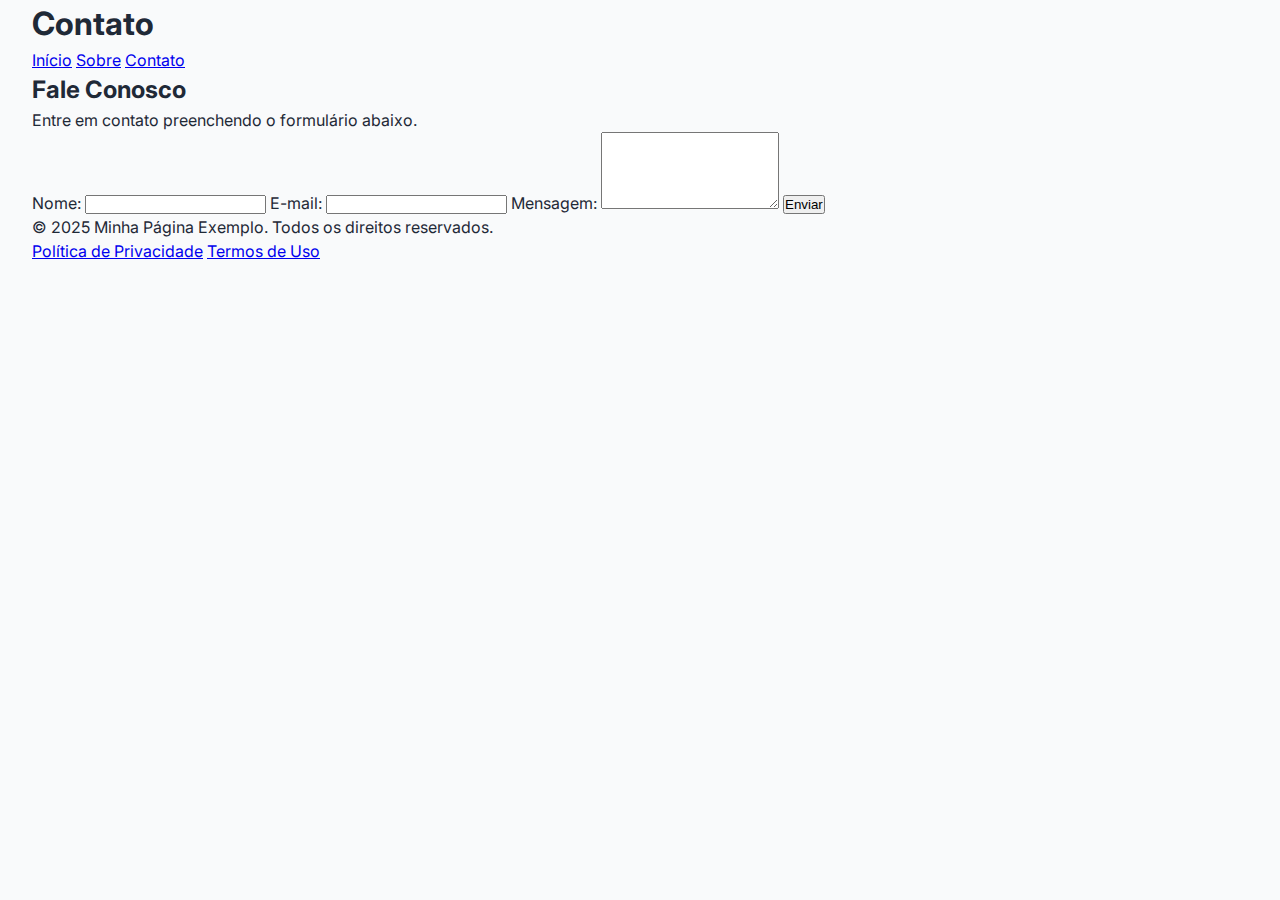
<file: pages/contato.html>
<!DOCTYPE html>
<html lang="pt-br">

<head>
    <meta charset="UTF-8">
    <title>Contato</title>
    <link rel="stylesheet" href="../assets/css/style.css">
</head>

<body>
    <header>
        <div class="container">
            <h1>Contato</h1>
            <nav>
                <a href="../index.html">Início</a>
                <a href="sobre.html">Sobre</a>
                <a href="contato.html">Contato</a>
            </nav>
        </div>
    </header>
    <section class="banner">
        <div class="container">
            <h2>Fale Conosco</h2>
            <p>Entre em contato preenchendo o formulário abaixo.</p>
        </div>
    </section>
    <section class="container">
        <div class="contato-box">
            <form class="form-contato">
                <label for="nome">Nome:</label>
                <input type="text" id="nome" name="nome" required>
                <label for="email">E-mail:</label>
                <input type="email" id="email" name="email" required>
                <label for="mensagem">Mensagem:</label>
                <textarea id="mensagem" name="mensagem" rows="5" required></textarea>
                <button type="submit">Enviar</button>
            </form>
        </div>
    </section>
    <footer>
        <div class="container">
            <p>&copy; 2025 Minha Página Exemplo. Todos os direitos reservados.</p>
            <nav>
                <a href="../index.html">Política de Privacidade</a>
                <a href="../index.html">Termos de Uso</a>
            </nav>
        </div>
    </footer>
</body>

</html>
</file>
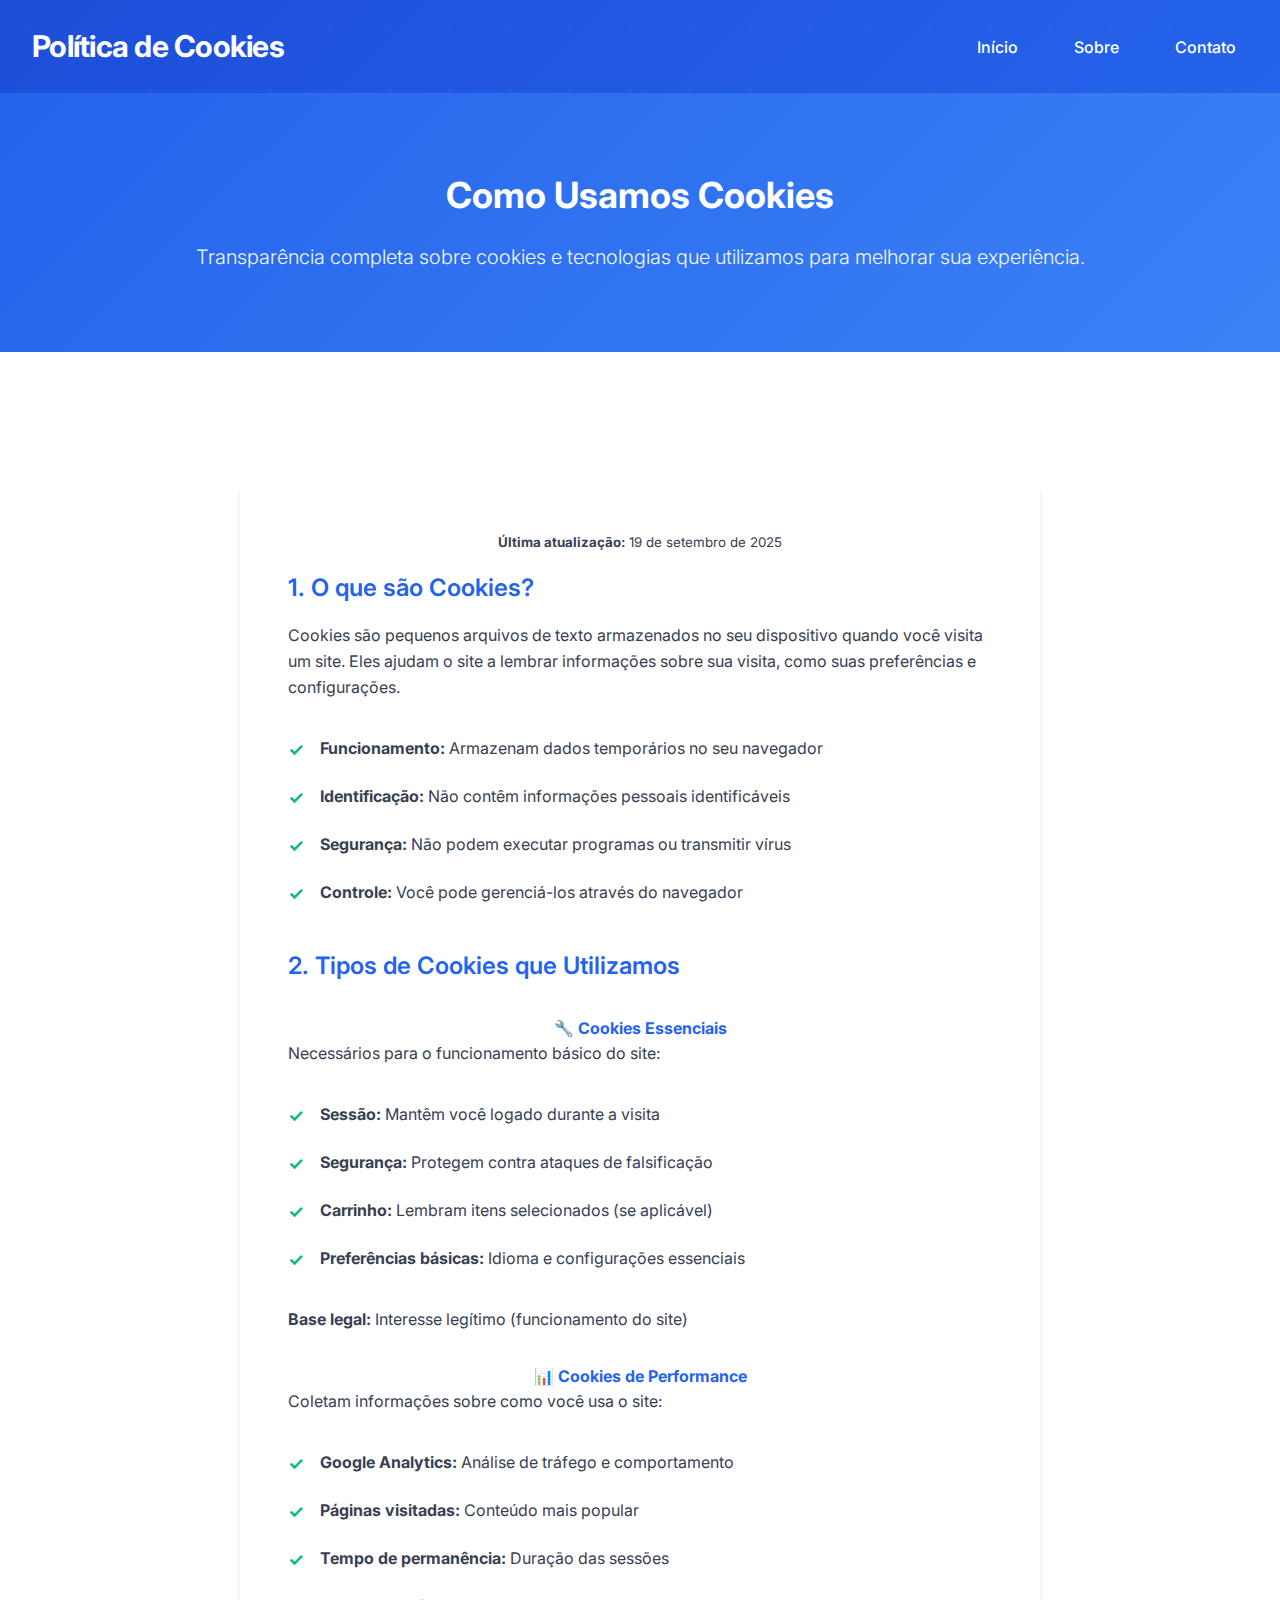
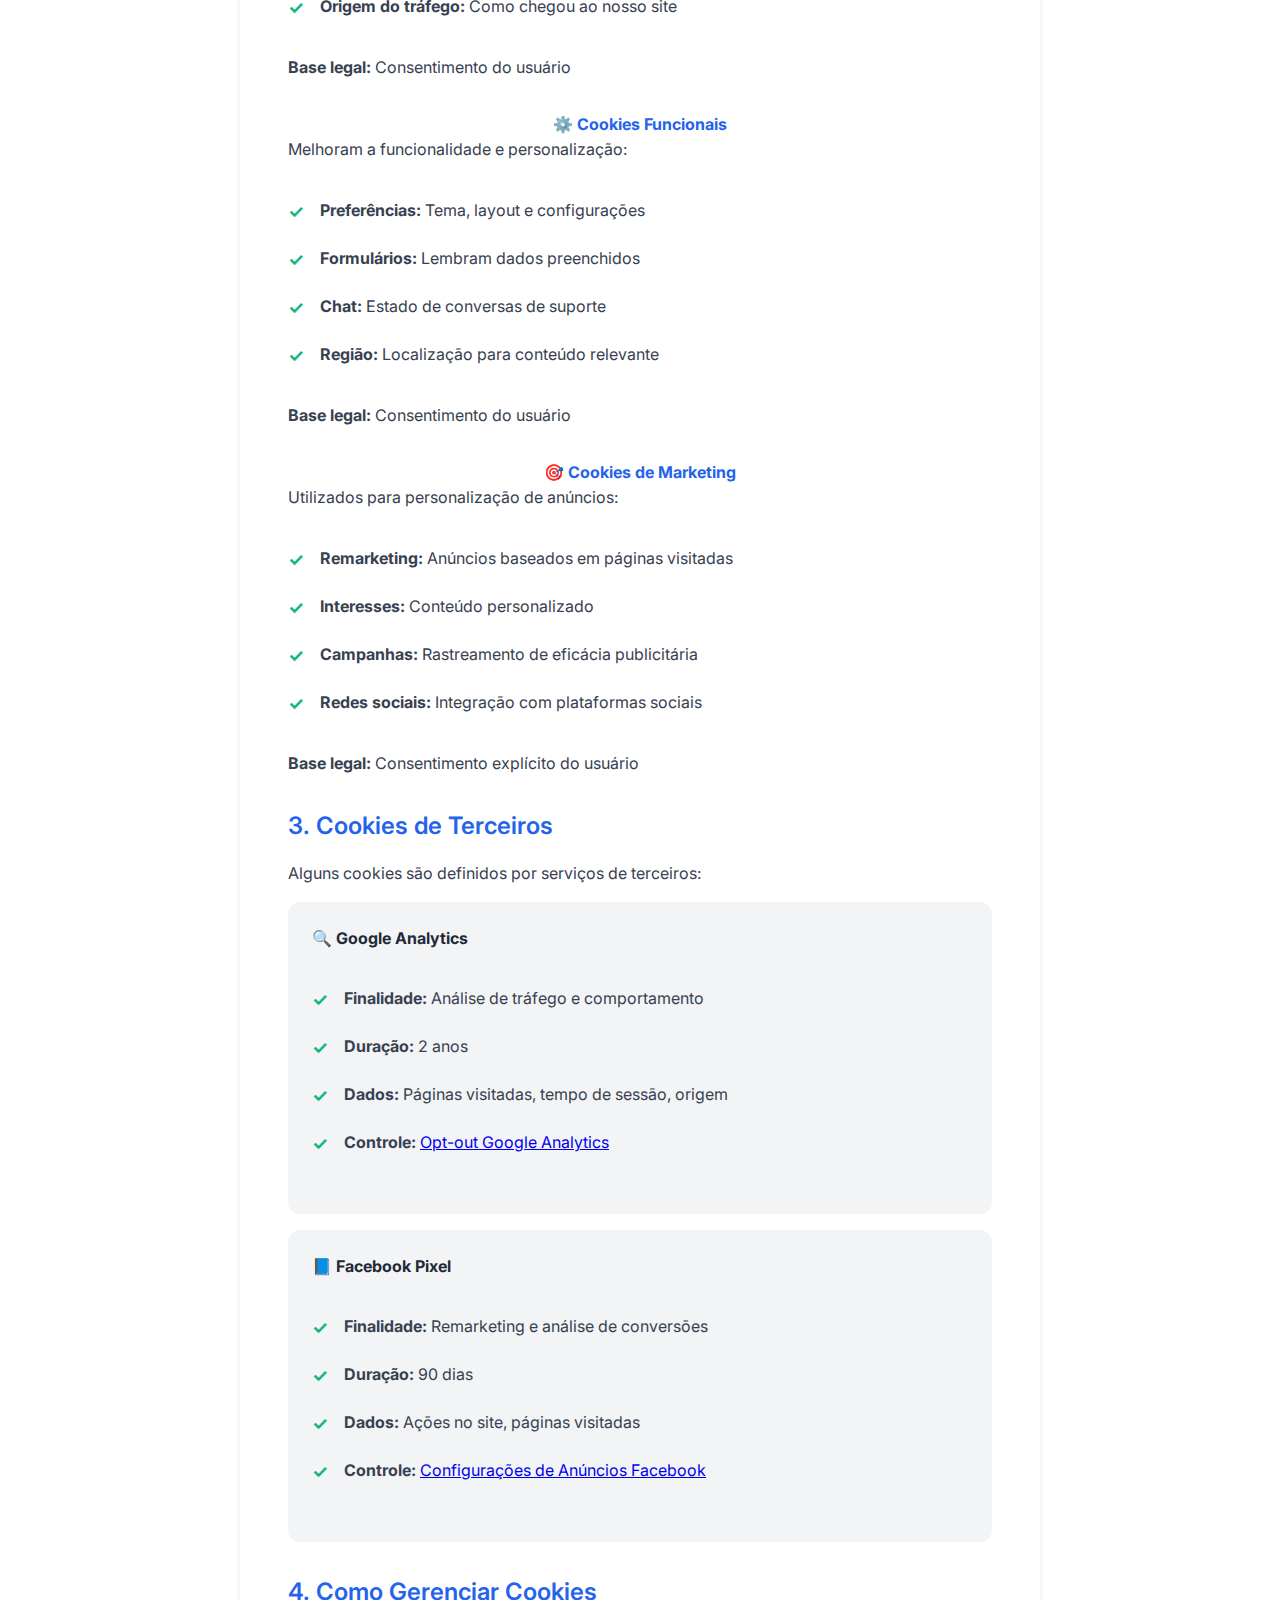
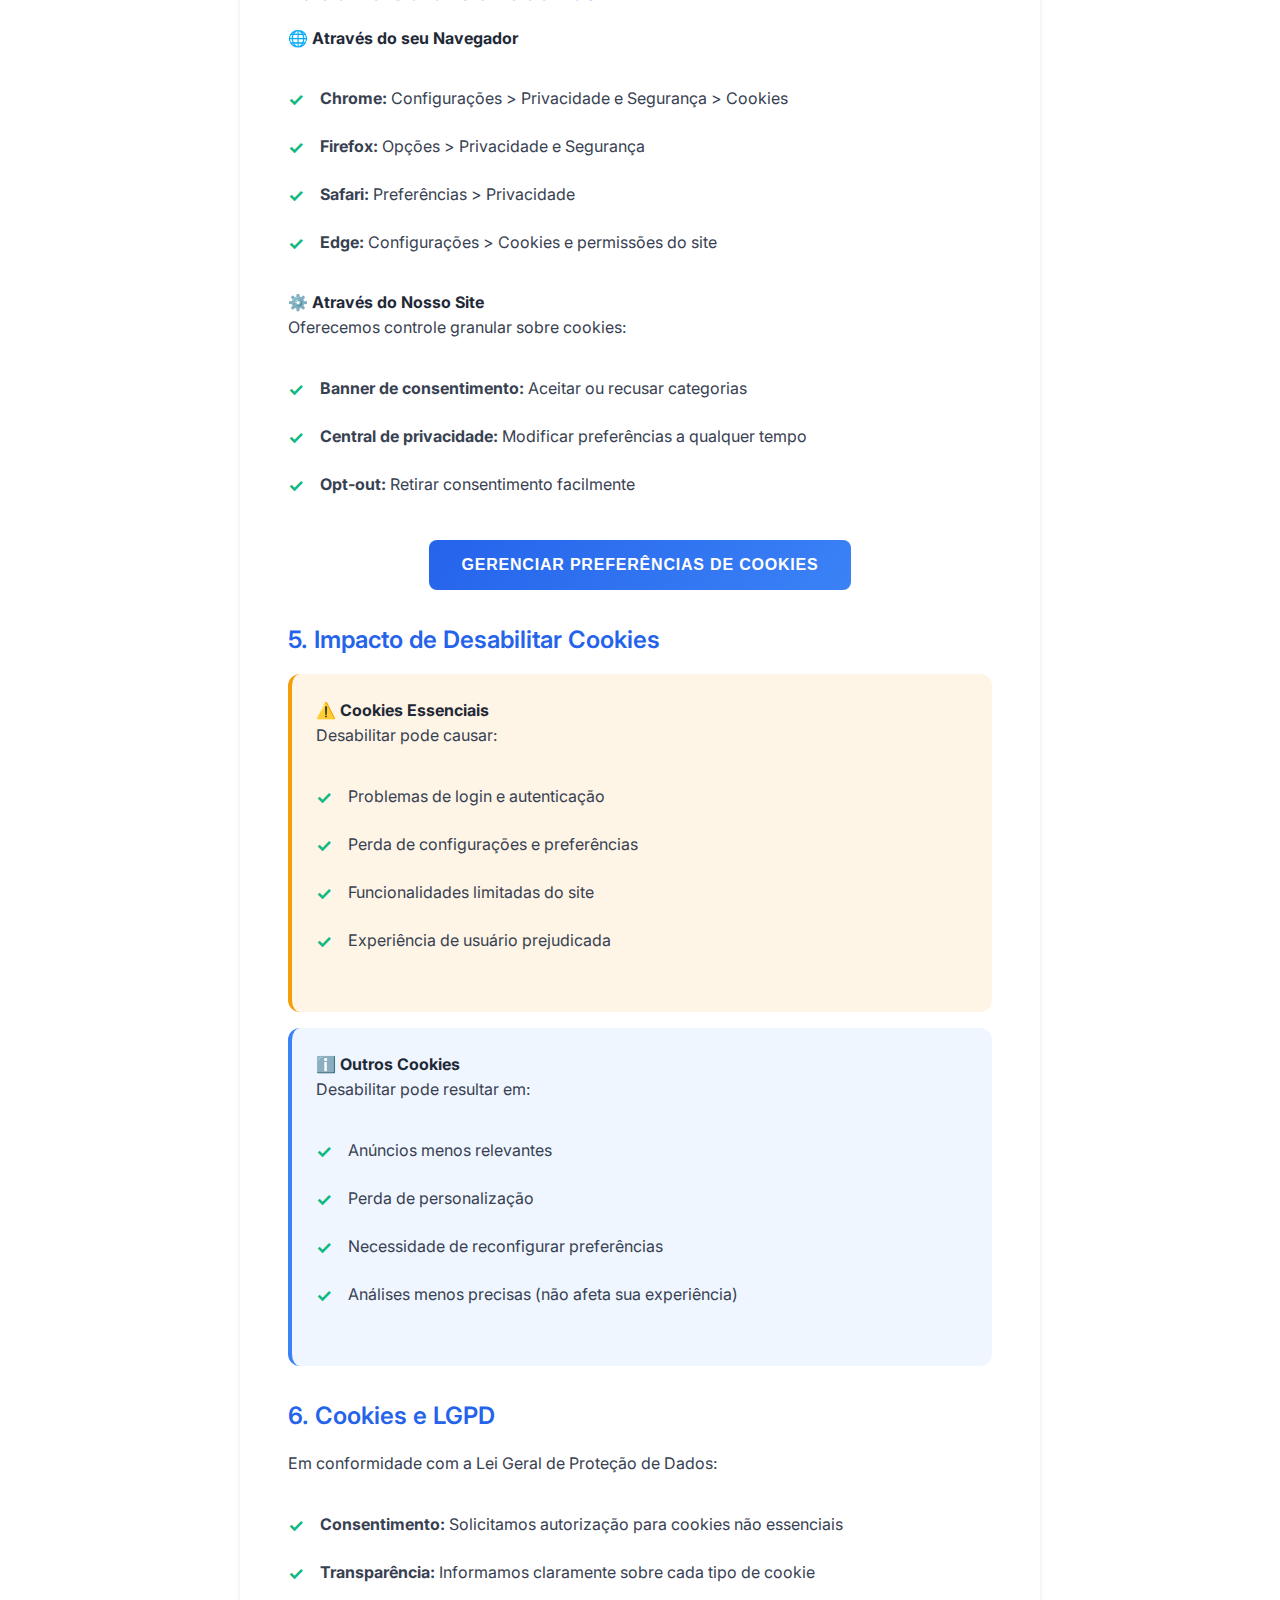
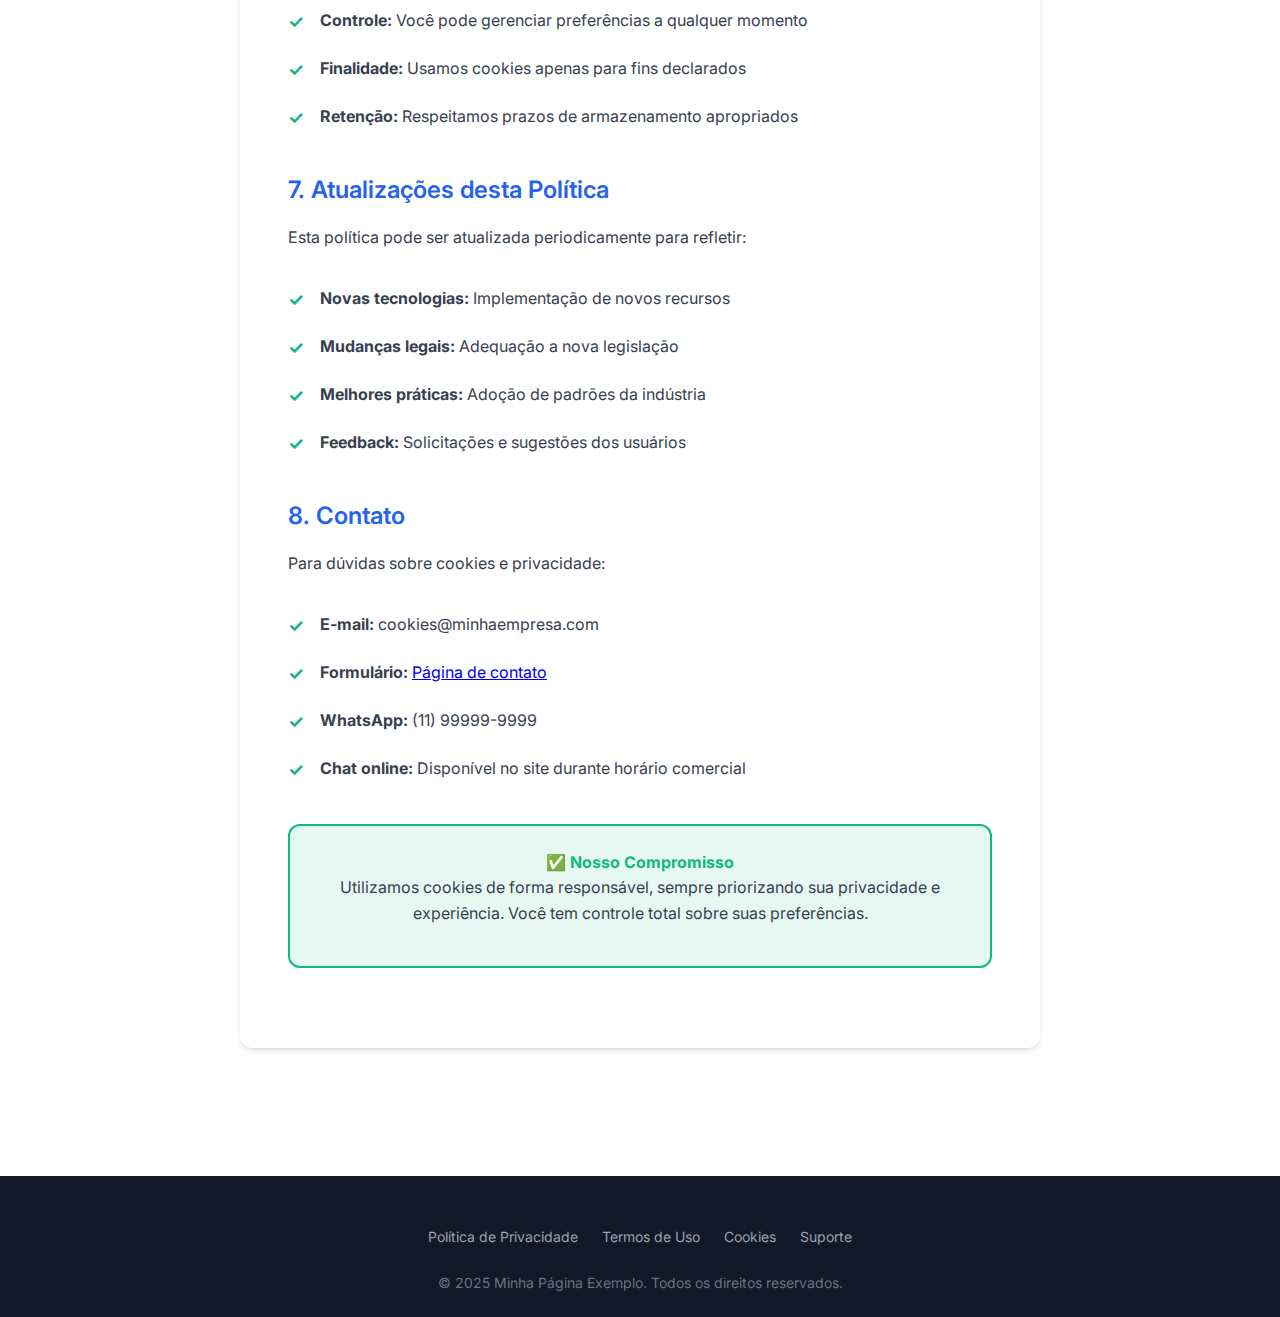
<file: pages/cookies.html>
<!DOCTYPE html>
<html lang="pt-BR">

<head>
    <meta charset="UTF-8">
    <meta name="viewport" content="width=device-width, initial-scale=1.0">
    <meta name="description"
        content="Política de Cookies - Como utilizamos cookies e tecnologias similares para melhorar sua experiência.">
    <title>Política de Cookies - Minha Página Exemplo</title>
    <link rel="stylesheet" href="../assets/css/style.css">
</head>

<body>
    <header class="site-header" role="banner">
        <div class="container">
            <div class="header-content">
                <h1 class="site-title">Política de Cookies</h1>
                <nav class="main-nav" role="navigation" aria-label="Navegação principal">
                    <ul>
                        <li><a href="../index.html">Início</a></li>
                        <li><a href="sobre.html">Sobre</a></li>
                        <li><a href="contato.html">Contato</a></li>
                    </ul>
                </nav>
            </div>
        </div>
    </header>

    <main role="main">
        <section class="hero-banner" aria-labelledby="cookies-hero-title">
            <div class="container">
                <div class="hero-content">
                    <h2 id="cookies-hero-title">Como Usamos Cookies</h2>
                    <p>Transparência completa sobre cookies e tecnologias que utilizamos para melhorar sua experiência.
                    </p>
                </div>
            </div>
        </section>

        <section class="cards-section">
            <div class="container">
                <article class="about-content">
                    <p class="text-center"><small><strong>Última atualização:</strong> 19 de setembro de 2025</small>
                    </p>

                    <h3>1. O que são Cookies?</h3>
                    <p>Cookies são pequenos arquivos de texto armazenados no seu dispositivo quando você visita um site.
                        Eles ajudam o site a lembrar informações sobre sua visita, como suas preferências e
                        configurações.</p>

                    <ul class="values-list">
                        <li><strong>Funcionamento:</strong> Armazenam dados temporários no seu navegador</li>
                        <li><strong>Identificação:</strong> Não contêm informações pessoais identificáveis</li>
                        <li><strong>Segurança:</strong> Não podem executar programas ou transmitir vírus</li>
                        <li><strong>Controle:</strong> Você pode gerenciá-los através do navegador</li>
                    </ul>

                    <h3>2. Tipos de Cookies que Utilizamos</h3>

                    <h4 class="text-center" style="color: var(--primary-600); margin-top: 2rem;">🔧 Cookies Essenciais
                    </h4>
                    <p>Necessários para o funcionamento básico do site:</p>
                    <ul class="values-list">
                        <li><strong>Sessão:</strong> Mantêm você logado durante a visita</li>
                        <li><strong>Segurança:</strong> Protegem contra ataques de falsificação</li>
                        <li><strong>Carrinho:</strong> Lembram itens selecionados (se aplicável)</li>
                        <li><strong>Preferências básicas:</strong> Idioma e configurações essenciais</li>
                    </ul>
                    <p><strong>Base legal:</strong> Interesse legítimo (funcionamento do site)</p>

                    <h4 class="text-center" style="color: var(--primary-600); margin-top: 2rem;">📊 Cookies de
                        Performance</h4>
                    <p>Coletam informações sobre como você usa o site:</p>
                    <ul class="values-list">
                        <li><strong>Google Analytics:</strong> Análise de tráfego e comportamento</li>
                        <li><strong>Páginas visitadas:</strong> Conteúdo mais popular</li>
                        <li><strong>Tempo de permanência:</strong> Duração das sessões</li>
                        <li><strong>Origem do tráfego:</strong> Como chegou ao nosso site</li>
                    </ul>
                    <p><strong>Base legal:</strong> Consentimento do usuário</p>

                    <h4 class="text-center" style="color: var(--primary-600); margin-top: 2rem;">⚙️ Cookies Funcionais
                    </h4>
                    <p>Melhoram a funcionalidade e personalização:</p>
                    <ul class="values-list">
                        <li><strong>Preferências:</strong> Tema, layout e configurações</li>
                        <li><strong>Formulários:</strong> Lembram dados preenchidos</li>
                        <li><strong>Chat:</strong> Estado de conversas de suporte</li>
                        <li><strong>Região:</strong> Localização para conteúdo relevante</li>
                    </ul>
                    <p><strong>Base legal:</strong> Consentimento do usuário</p>

                    <h4 class="text-center" style="color: var(--primary-600); margin-top: 2rem;">🎯 Cookies de Marketing
                    </h4>
                    <p>Utilizados para personalização de anúncios:</p>
                    <ul class="values-list">
                        <li><strong>Remarketing:</strong> Anúncios baseados em páginas visitadas</li>
                        <li><strong>Interesses:</strong> Conteúdo personalizado</li>
                        <li><strong>Campanhas:</strong> Rastreamento de eficácia publicitária</li>
                        <li><strong>Redes sociais:</strong> Integração com plataformas sociais</li>
                    </ul>
                    <p><strong>Base legal:</strong> Consentimento explícito do usuário</p>

                    <h3>3. Cookies de Terceiros</h3>
                    <p>Alguns cookies são definidos por serviços de terceiros:</p>

                    <div
                        style="background: var(--gray-100); padding: 1.5rem; border-radius: var(--radius-lg); margin: 1rem 0;">
                        <h4>🔍 Google Analytics</h4>
                        <ul class="values-list">
                            <li><strong>Finalidade:</strong> Análise de tráfego e comportamento</li>
                            <li><strong>Duração:</strong> 2 anos</li>
                            <li><strong>Dados:</strong> Páginas visitadas, tempo de sessão, origem</li>
                            <li><strong>Controle:</strong> <a href="https://tools.google.com/dlpage/gaoptout"
                                    target="_blank" rel="noopener">Opt-out Google Analytics</a></li>
                        </ul>
                    </div>

                    <div
                        style="background: var(--gray-100); padding: 1.5rem; border-radius: var(--radius-lg); margin: 1rem 0;">
                        <h4>📘 Facebook Pixel</h4>
                        <ul class="values-list">
                            <li><strong>Finalidade:</strong> Remarketing e análise de conversões</li>
                            <li><strong>Duração:</strong> 90 dias</li>
                            <li><strong>Dados:</strong> Ações no site, páginas visitadas</li>
                            <li><strong>Controle:</strong> <a href="https://www.facebook.com/settings?tab=ads"
                                    target="_blank" rel="noopener">Configurações de Anúncios Facebook</a></li>
                        </ul>
                    </div>

                    <h3>4. Como Gerenciar Cookies</h3>

                    <h4>🌐 Através do seu Navegador</h4>
                    <ul class="values-list">
                        <li><strong>Chrome:</strong> Configurações > Privacidade e Segurança > Cookies</li>
                        <li><strong>Firefox:</strong> Opções > Privacidade e Segurança</li>
                        <li><strong>Safari:</strong> Preferências > Privacidade</li>
                        <li><strong>Edge:</strong> Configurações > Cookies e permissões do site</li>
                    </ul>

                    <h4>⚙️ Através do Nosso Site</h4>
                    <p>Oferecemos controle granular sobre cookies:</p>
                    <ul class="values-list">
                        <li><strong>Banner de consentimento:</strong> Aceitar ou recusar categorias</li>
                        <li><strong>Central de privacidade:</strong> Modificar preferências a qualquer tempo</li>
                        <li><strong>Opt-out:</strong> Retirar consentimento facilmente</li>
                    </ul>

                    <div style="text-align: center; margin: 2rem 0;">
                        <button class="submit-button"
                            onclick="alert('Funcionalidade de gerenciamento de cookies seria implementada aqui')">
                            Gerenciar Preferências de Cookies
                        </button>
                    </div>

                    <h3>5. Impacto de Desabilitar Cookies</h3>

                    <div
                        style="background: rgba(245, 158, 11, 0.1); padding: 1.5rem; border-radius: var(--radius-lg); margin: 1rem 0; border-left: 4px solid var(--warning);">
                        <h4>⚠️ Cookies Essenciais</h4>
                        <p>Desabilitar pode causar:</p>
                        <ul class="values-list">
                            <li>Problemas de login e autenticação</li>
                            <li>Perda de configurações e preferências</li>
                            <li>Funcionalidades limitadas do site</li>
                            <li>Experiência de usuário prejudicada</li>
                        </ul>
                    </div>

                    <div
                        style="background: var(--primary-50); padding: 1.5rem; border-radius: var(--radius-lg); margin: 1rem 0; border-left: 4px solid var(--primary-500);">
                        <h4>ℹ️ Outros Cookies</h4>
                        <p>Desabilitar pode resultar em:</p>
                        <ul class="values-list">
                            <li>Anúncios menos relevantes</li>
                            <li>Perda de personalização</li>
                            <li>Necessidade de reconfigurar preferências</li>
                            <li>Análises menos precisas (não afeta sua experiência)</li>
                        </ul>
                    </div>

                    <h3>6. Cookies e LGPD</h3>
                    <p>Em conformidade com a Lei Geral de Proteção de Dados:</p>
                    <ul class="values-list">
                        <li><strong>Consentimento:</strong> Solicitamos autorização para cookies não essenciais</li>
                        <li><strong>Transparência:</strong> Informamos claramente sobre cada tipo de cookie</li>
                        <li><strong>Controle:</strong> Você pode gerenciar preferências a qualquer momento</li>
                        <li><strong>Finalidade:</strong> Usamos cookies apenas para fins declarados</li>
                        <li><strong>Retenção:</strong> Respeitamos prazos de armazenamento apropriados</li>
                    </ul>

                    <h3>7. Atualizações desta Política</h3>
                    <p>Esta política pode ser atualizada periodicamente para refletir:</p>
                    <ul class="values-list">
                        <li><strong>Novas tecnologias:</strong> Implementação de novos recursos</li>
                        <li><strong>Mudanças legais:</strong> Adequação a nova legislação</li>
                        <li><strong>Melhores práticas:</strong> Adoção de padrões da indústria</li>
                        <li><strong>Feedback:</strong> Solicitações e sugestões dos usuários</li>
                    </ul>

                    <h3>8. Contato</h3>
                    <p>Para dúvidas sobre cookies e privacidade:</p>
                    <ul class="values-list">
                        <li><strong>E-mail:</strong> cookies@minhaempresa.com</li>
                        <li><strong>Formulário:</strong> <a href="contato.html">Página de contato</a></li>
                        <li><strong>WhatsApp:</strong> (11) 99999-9999</li>
                        <li><strong>Chat online:</strong> Disponível no site durante horário comercial</li>
                    </ul>

                    <div
                        style="background: rgba(16, 185, 129, 0.1); padding: 1.5rem; border-radius: var(--radius-lg); margin: 2rem 0; text-align: center; border: 2px solid var(--success);">
                        <h4 style="color: var(--success);">✅ Nosso Compromisso</h4>
                        <p>Utilizamos cookies de forma responsável, sempre priorizando sua privacidade e experiência.
                            Você tem controle total sobre suas preferências.</p>
                    </div>
                </article>
            </div>
        </section>
    </main>

    <footer class="site-footer" role="contentinfo">
        <div class="container">
            <div class="footer-content">
                <nav class="footer-nav" aria-label="Navegação do rodapé">
                    <ul>
                        <li><a href="politica-privacidade.html" rel="noopener">Política de Privacidade</a></li>
                        <li><a href="termos-uso.html" rel="noopener">Termos de Uso</a></li>
                        <li><a href="cookies.html" aria-current="page">Cookies</a></li>
                        <li><a href="suporte.html" rel="noopener">Suporte</a></li>
                    </ul>
                </nav>
                <p class="copyright">&copy; 2025 Minha Página Exemplo. Todos os direitos reservados.</p>
            </div>
        </div>
    </footer>
</body>

</html>
</file>
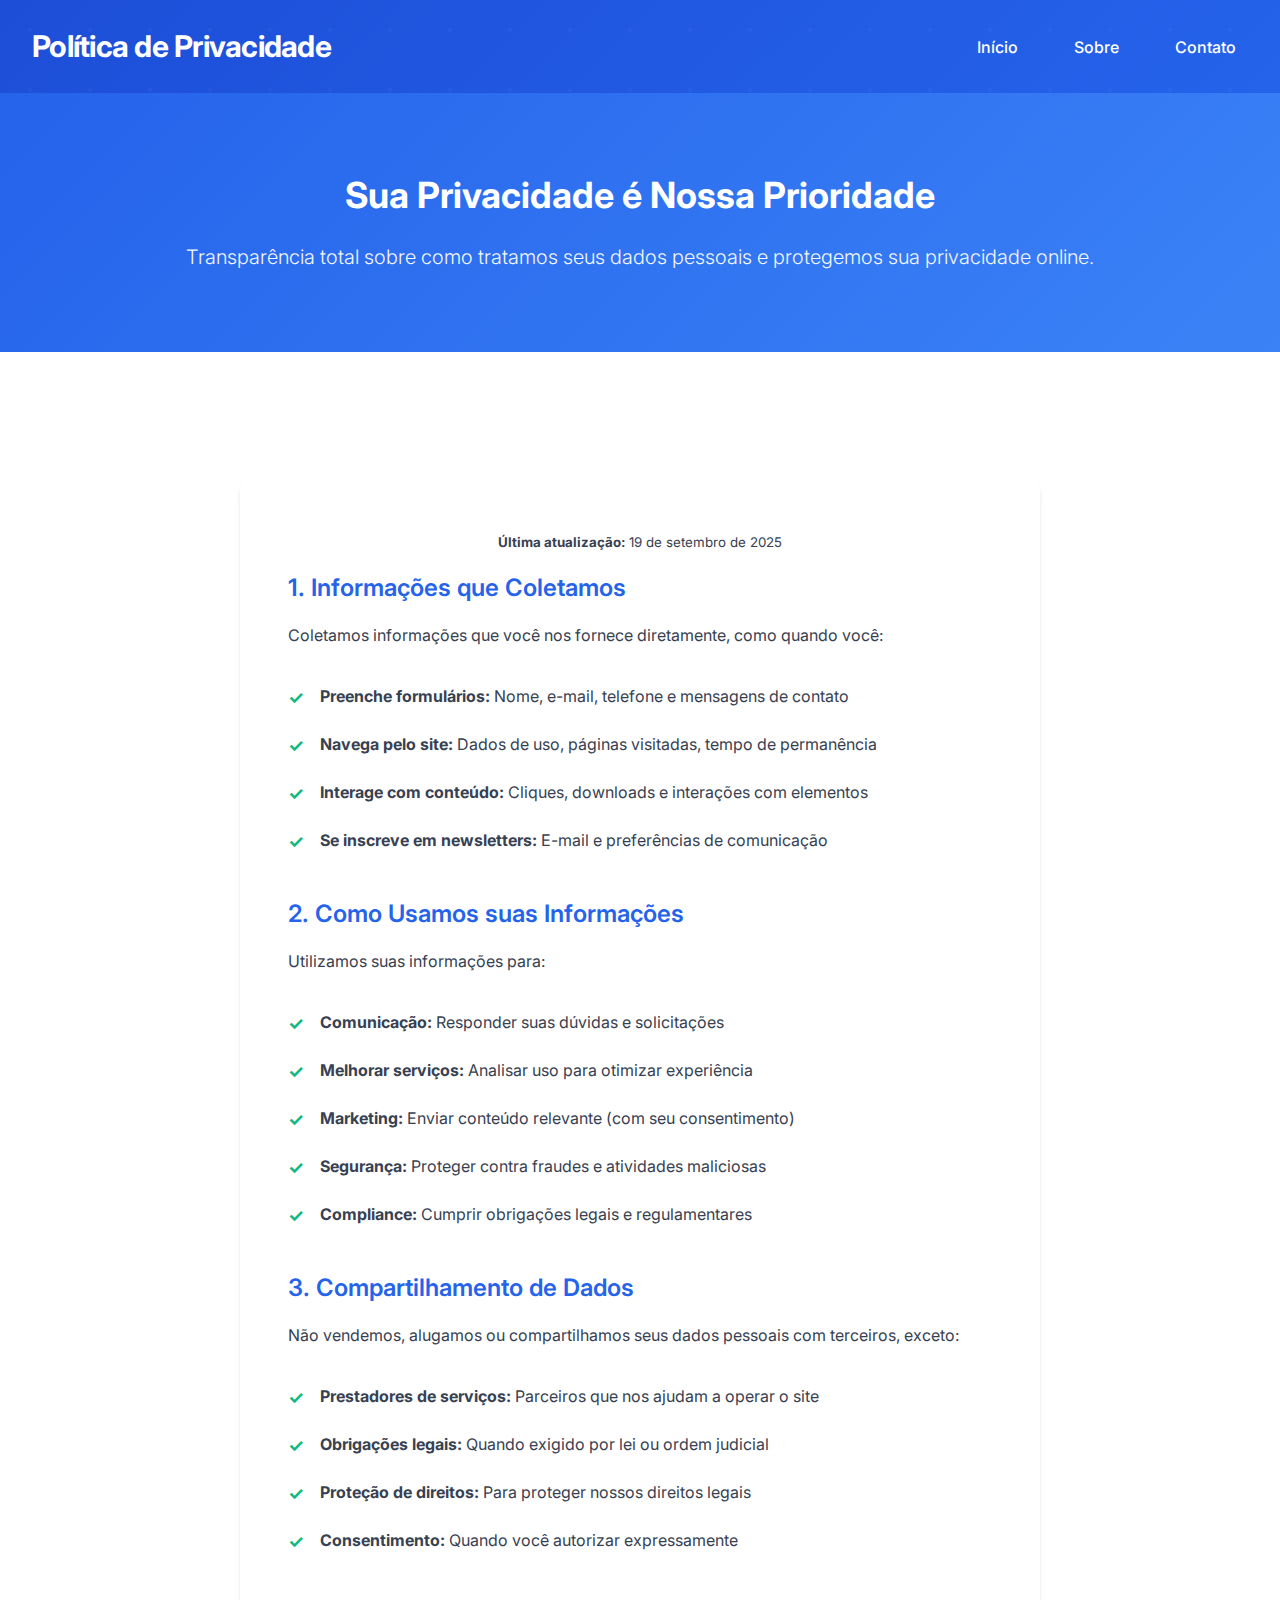
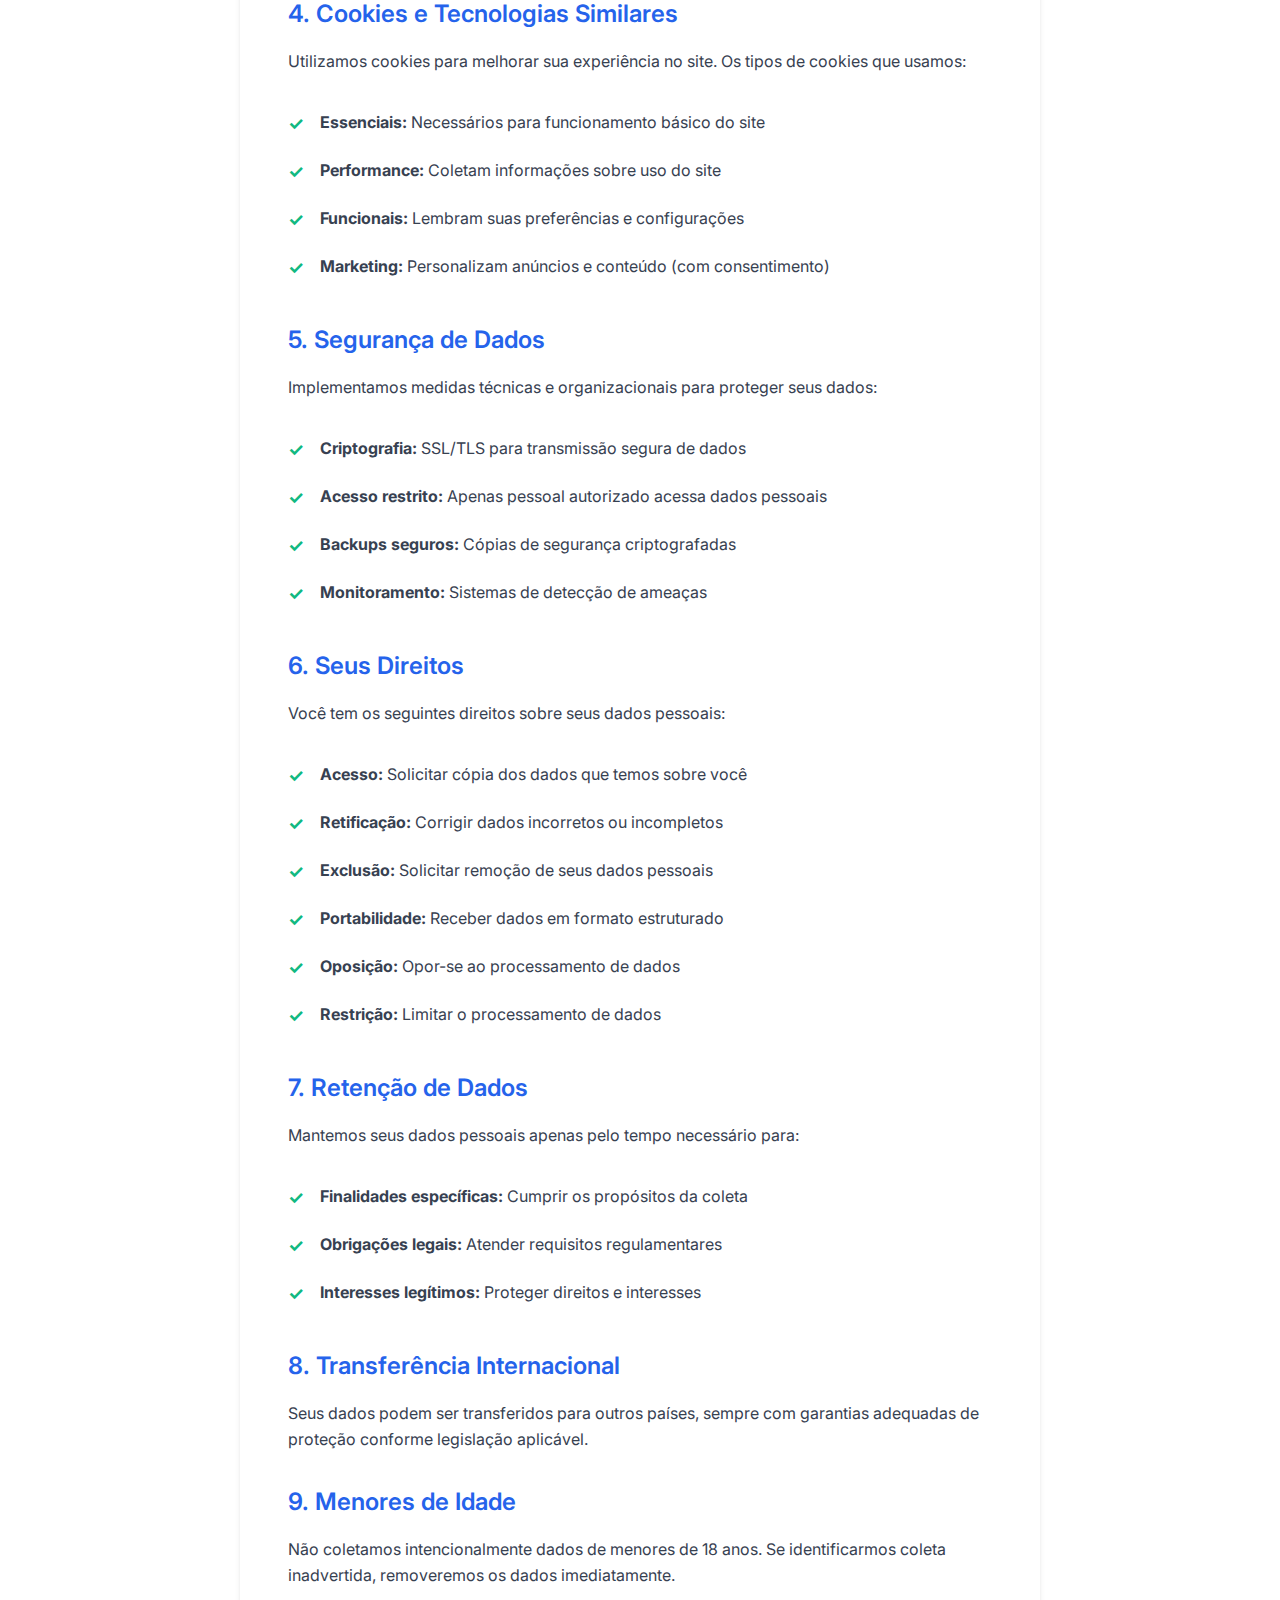
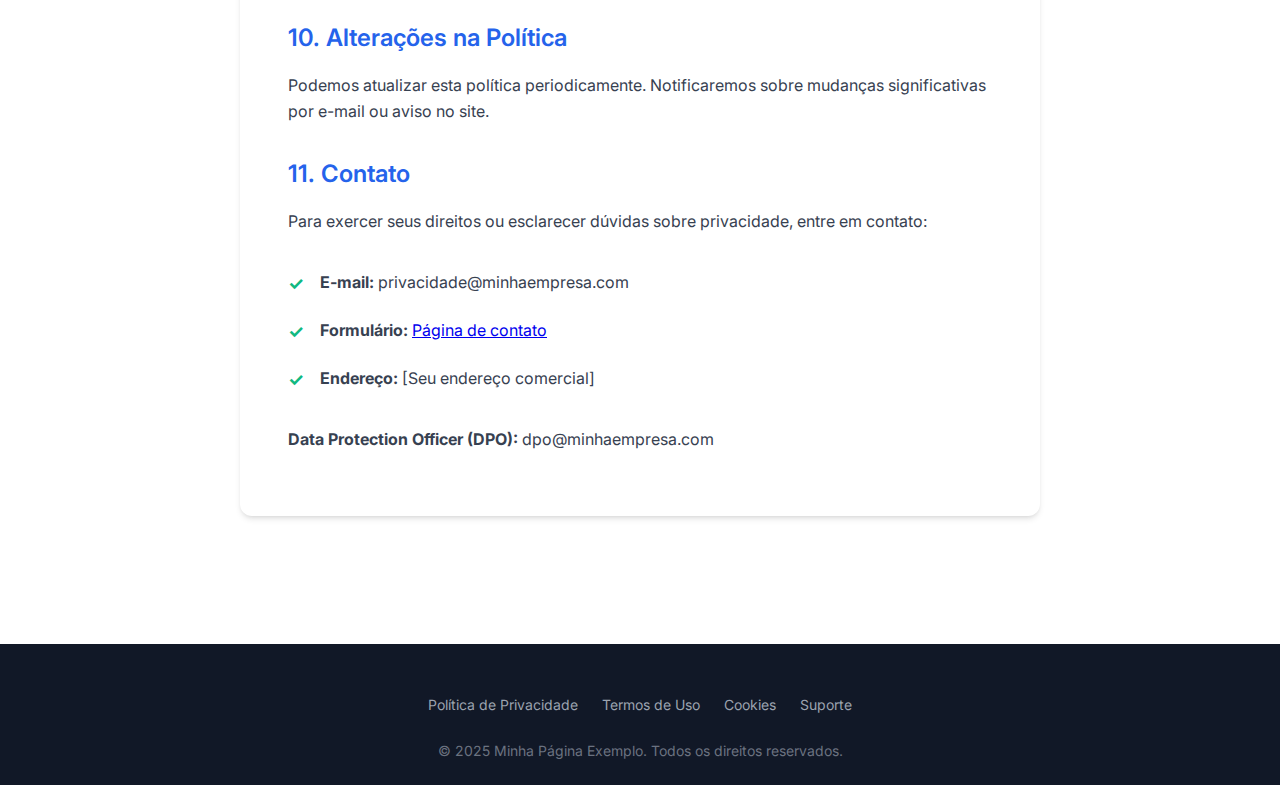
<file: pages/politica-privacidade.html>
<!DOCTYPE html>
<html lang="pt-BR">

<head>
    <meta charset="UTF-8">
    <meta name="viewport" content="width=device-width, initial-scale=1.0">
    <meta name="description"
        content="Política de Privacidade - Saiba como coletamos, usamos e protegemos seus dados pessoais.">
    <title>Política de Privacidade - Minha Página Exemplo</title>
    <link rel="stylesheet" href="../assets/css/style.css">
</head>

<body>
    <header class="site-header" role="banner">
        <div class="container">
            <div class="header-content">
                <h1 class="site-title">Política de Privacidade</h1>
                <nav class="main-nav" role="navigation" aria-label="Navegação principal">
                    <ul>
                        <li><a href="../index.html">Início</a></li>
                        <li><a href="sobre.html">Sobre</a></li>
                        <li><a href="contato.html">Contato</a></li>
                    </ul>
                </nav>
            </div>
        </div>
    </header>

    <main role="main">
        <section class="hero-banner" aria-labelledby="privacy-hero-title">
            <div class="container">
                <div class="hero-content">
                    <h2 id="privacy-hero-title">Sua Privacidade é Nossa Prioridade</h2>
                    <p>Transparência total sobre como tratamos seus dados pessoais e protegemos sua privacidade online.
                    </p>
                </div>
            </div>
        </section>

        <section class="cards-section">
            <div class="container">
                <article class="about-content">
                    <p class="text-center"><small><strong>Última atualização:</strong> 19 de setembro de 2025</small>
                    </p>

                    <h3>1. Informações que Coletamos</h3>
                    <p>Coletamos informações que você nos fornece diretamente, como quando você:</p>
                    <ul class="values-list">
                        <li><strong>Preenche formulários:</strong> Nome, e-mail, telefone e mensagens de contato</li>
                        <li><strong>Navega pelo site:</strong> Dados de uso, páginas visitadas, tempo de permanência
                        </li>
                        <li><strong>Interage com conteúdo:</strong> Cliques, downloads e interações com elementos</li>
                        <li><strong>Se inscreve em newsletters:</strong> E-mail e preferências de comunicação</li>
                    </ul>

                    <h3>2. Como Usamos suas Informações</h3>
                    <p>Utilizamos suas informações para:</p>
                    <ul class="values-list">
                        <li><strong>Comunicação:</strong> Responder suas dúvidas e solicitações</li>
                        <li><strong>Melhorar serviços:</strong> Analisar uso para otimizar experiência</li>
                        <li><strong>Marketing:</strong> Enviar conteúdo relevante (com seu consentimento)</li>
                        <li><strong>Segurança:</strong> Proteger contra fraudes e atividades maliciosas</li>
                        <li><strong>Compliance:</strong> Cumprir obrigações legais e regulamentares</li>
                    </ul>

                    <h3>3. Compartilhamento de Dados</h3>
                    <p>Não vendemos, alugamos ou compartilhamos seus dados pessoais com terceiros, exceto:</p>
                    <ul class="values-list">
                        <li><strong>Prestadores de serviços:</strong> Parceiros que nos ajudam a operar o site</li>
                        <li><strong>Obrigações legais:</strong> Quando exigido por lei ou ordem judicial</li>
                        <li><strong>Proteção de direitos:</strong> Para proteger nossos direitos legais</li>
                        <li><strong>Consentimento:</strong> Quando você autorizar expressamente</li>
                    </ul>

                    <h3>4. Cookies e Tecnologias Similares</h3>
                    <p>Utilizamos cookies para melhorar sua experiência no site. Os tipos de cookies que usamos:</p>
                    <ul class="values-list">
                        <li><strong>Essenciais:</strong> Necessários para funcionamento básico do site</li>
                        <li><strong>Performance:</strong> Coletam informações sobre uso do site</li>
                        <li><strong>Funcionais:</strong> Lembram suas preferências e configurações</li>
                        <li><strong>Marketing:</strong> Personalizam anúncios e conteúdo (com consentimento)</li>
                    </ul>

                    <h3>5. Segurança de Dados</h3>
                    <p>Implementamos medidas técnicas e organizacionais para proteger seus dados:</p>
                    <ul class="values-list">
                        <li><strong>Criptografia:</strong> SSL/TLS para transmissão segura de dados</li>
                        <li><strong>Acesso restrito:</strong> Apenas pessoal autorizado acessa dados pessoais</li>
                        <li><strong>Backups seguros:</strong> Cópias de segurança criptografadas</li>
                        <li><strong>Monitoramento:</strong> Sistemas de detecção de ameaças</li>
                    </ul>

                    <h3>6. Seus Direitos</h3>
                    <p>Você tem os seguintes direitos sobre seus dados pessoais:</p>
                    <ul class="values-list">
                        <li><strong>Acesso:</strong> Solicitar cópia dos dados que temos sobre você</li>
                        <li><strong>Retificação:</strong> Corrigir dados incorretos ou incompletos</li>
                        <li><strong>Exclusão:</strong> Solicitar remoção de seus dados pessoais</li>
                        <li><strong>Portabilidade:</strong> Receber dados em formato estruturado</li>
                        <li><strong>Oposição:</strong> Opor-se ao processamento de dados</li>
                        <li><strong>Restrição:</strong> Limitar o processamento de dados</li>
                    </ul>

                    <h3>7. Retenção de Dados</h3>
                    <p>Mantemos seus dados pessoais apenas pelo tempo necessário para:</p>
                    <ul class="values-list">
                        <li><strong>Finalidades específicas:</strong> Cumprir os propósitos da coleta</li>
                        <li><strong>Obrigações legais:</strong> Atender requisitos regulamentares</li>
                        <li><strong>Interesses legítimos:</strong> Proteger direitos e interesses</li>
                    </ul>

                    <h3>8. Transferência Internacional</h3>
                    <p>Seus dados podem ser transferidos para outros países, sempre com garantias adequadas de proteção
                        conforme legislação aplicável.</p>

                    <h3>9. Menores de Idade</h3>
                    <p>Não coletamos intencionalmente dados de menores de 18 anos. Se identificarmos coleta inadvertida,
                        removeremos os dados imediatamente.</p>

                    <h3>10. Alterações na Política</h3>
                    <p>Podemos atualizar esta política periodicamente. Notificaremos sobre mudanças significativas por
                        e-mail ou aviso no site.</p>

                    <h3>11. Contato</h3>
                    <p>Para exercer seus direitos ou esclarecer dúvidas sobre privacidade, entre em contato:</p>
                    <ul class="values-list">
                        <li><strong>E-mail:</strong> privacidade@minhaempresa.com</li>
                        <li><strong>Formulário:</strong> <a href="contato.html">Página de contato</a></li>
                        <li><strong>Endereço:</strong> [Seu endereço comercial]</li>
                    </ul>

                    <p><strong>Data Protection Officer (DPO):</strong> dpo@minhaempresa.com</p>
                </article>
            </div>
        </section>
    </main>

    <footer class="site-footer" role="contentinfo">
        <div class="container">
            <div class="footer-content">
                <nav class="footer-nav" aria-label="Navegação do rodapé">
                    <ul>
                        <li><a href="politica-privacidade.html" aria-current="page">Política de Privacidade</a></li>
                        <li><a href="termos-uso.html" rel="noopener">Termos de Uso</a></li>
                        <li><a href="cookies.html" rel="noopener">Cookies</a></li>
                        <li><a href="suporte.html" rel="noopener">Suporte</a></li>
                    </ul>
                </nav>
                <p class="copyright">&copy; 2025 Minha Página Exemplo. Todos os direitos reservados.</p>
            </div>
        </div>
    </footer>
</body>

</html>
</file>
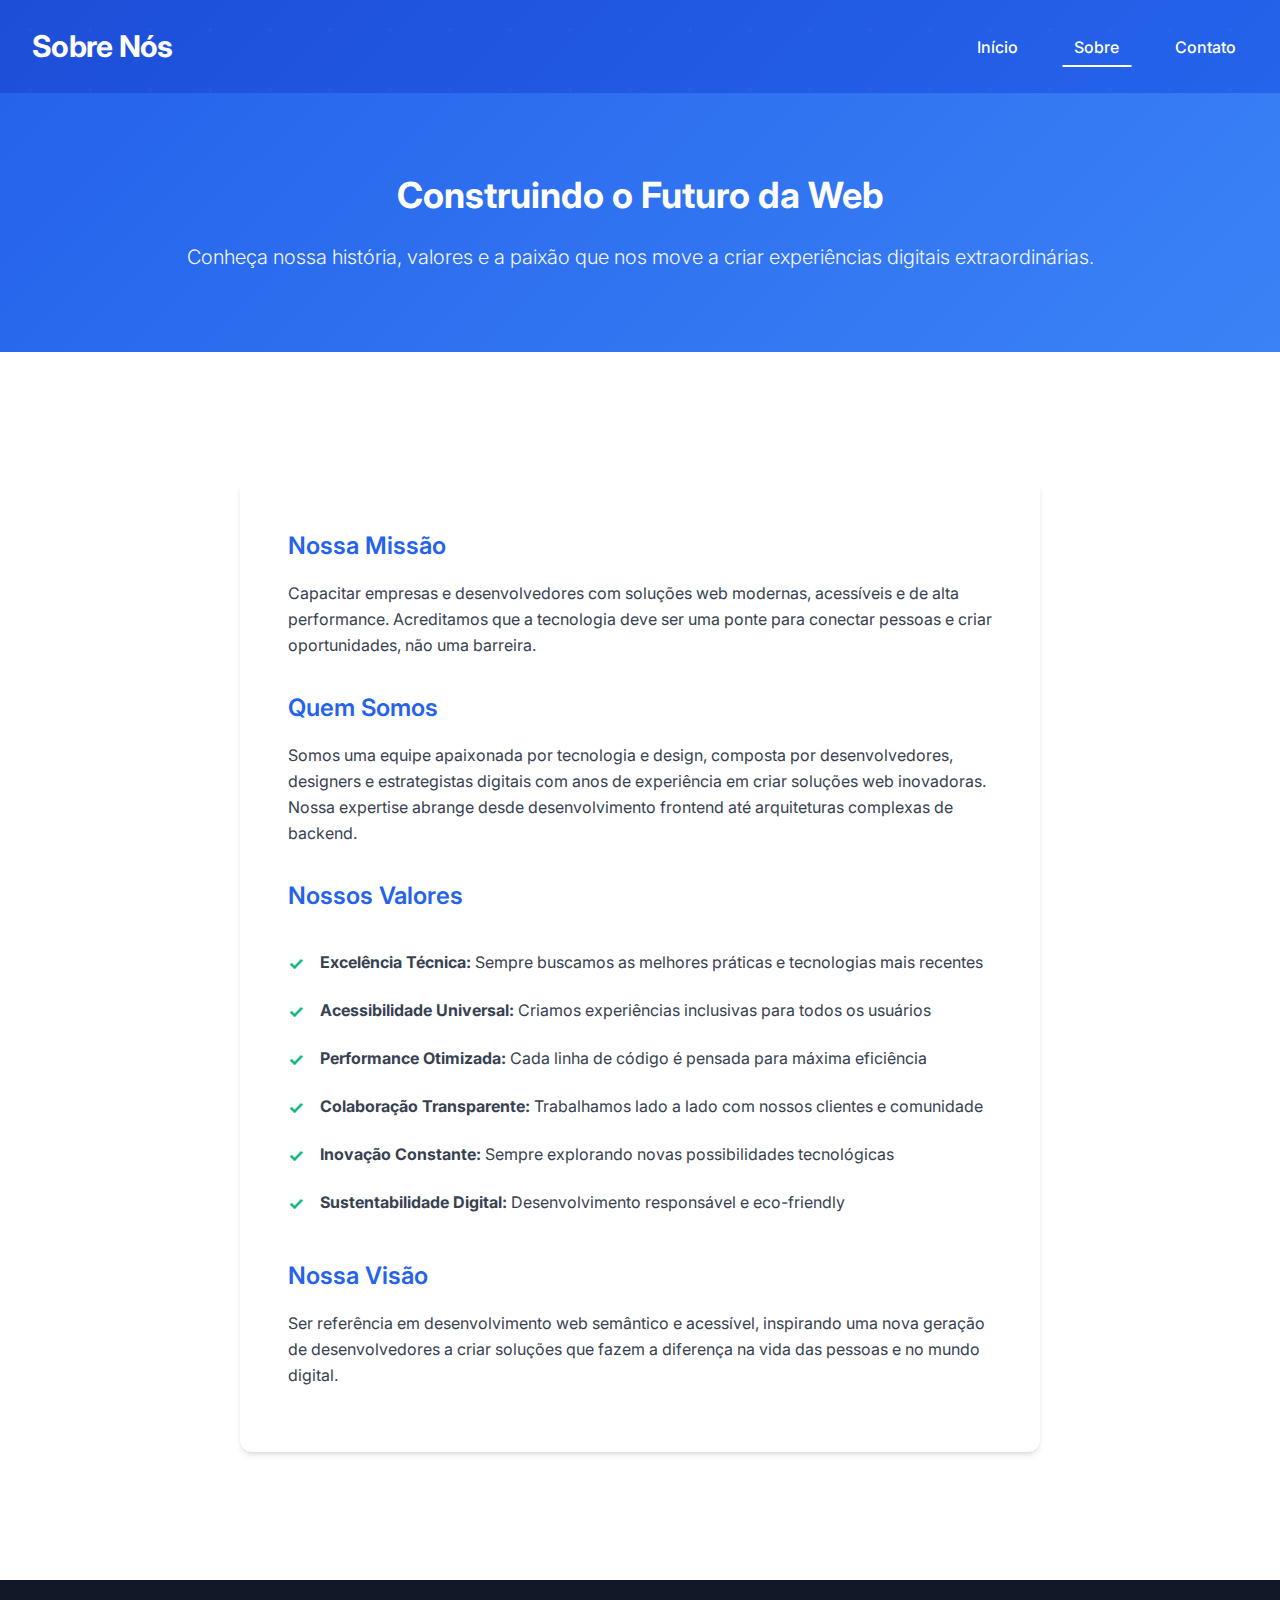
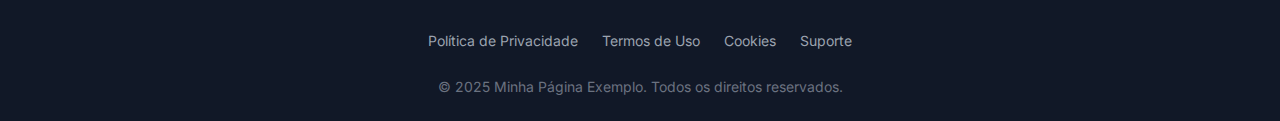
<file: pages/sobre.html>
<!DOCTYPE html>
<html lang="pt-BR">

<head>
    <meta charset="UTF-8">
    <meta name="viewport" content="width=device-width, initial-scale=1.0">
    <meta name="description"
        content="Conheça nossa missão, valores e equipe dedicada ao desenvolvimento web moderno e acessível.">
    <title>Sobre Nós - Minha Página Exemplo</title>
    <link rel="stylesheet" href="../assets/css/style.css">
</head>

<body>
    <header class="site-header" role="banner">
        <div class="container">
            <div class="header-content">
                <h1 class="site-title">Sobre Nós</h1>
                <nav class="main-nav" role="navigation" aria-label="Navegação principal">
                    <ul>
                        <li><a href="../index.html">Início</a></li>
                        <li><a href="sobre.html" aria-current="page" class="active">Sobre</a></li>
                        <li><a href="contato.html">Contato</a></li>
                    </ul>
                </nav>
            </div>
        </div>
    </header>

    <main role="main">
        <section class="hero-banner" aria-labelledby="about-hero-title">
            <div class="container">
                <div class="hero-content">
                    <h2 id="about-hero-title">Construindo o Futuro da Web</h2>
                    <p>Conheça nossa história, valores e a paixão que nos move a criar experiências digitais
                        extraordinárias.</p>
                </div>
            </div>
        </section>

        <section class="cards-section">
            <div class="container">
                <article class="about-content">
                    <h3>Nossa Missão</h3>
                    <p>Capacitar empresas e desenvolvedores com soluções web modernas, acessíveis e de alta performance.
                        Acreditamos que a tecnologia deve ser uma ponte para conectar pessoas e criar oportunidades, não
                        uma barreira.</p>

                    <h3>Quem Somos</h3>
                    <p>Somos uma equipe apaixonada por tecnologia e design, composta por desenvolvedores, designers e
                        estrategistas digitais com anos de experiência em criar soluções web inovadoras. Nossa expertise
                        abrange desde desenvolvimento frontend até arquiteturas complexas de backend.</p>

                    <h3>Nossos Valores</h3>
                    <ul class="values-list">
                        <li><strong>Excelência Técnica:</strong> Sempre buscamos as melhores práticas e tecnologias mais
                            recentes</li>
                        <li><strong>Acessibilidade Universal:</strong> Criamos experiências inclusivas para todos os
                            usuários</li>
                        <li><strong>Performance Otimizada:</strong> Cada linha de código é pensada para máxima
                            eficiência</li>
                        <li><strong>Colaboração Transparente:</strong> Trabalhamos lado a lado com nossos clientes e
                            comunidade</li>
                        <li><strong>Inovação Constante:</strong> Sempre explorando novas possibilidades tecnológicas
                        </li>
                        <li><strong>Sustentabilidade Digital:</strong> Desenvolvimento responsável e eco-friendly</li>
                    </ul>

                    <h3>Nossa Visão</h3>
                    <p>Ser referência em desenvolvimento web semântico e acessível, inspirando uma nova geração de
                        desenvolvedores a criar soluções que fazem a diferença na vida das pessoas e no mundo digital.
                    </p>
                </article>
            </div>
        </section>
    </main>

    <footer class="site-footer" role="contentinfo">
        <div class="container">
            <div class="footer-content">
                <nav class="footer-nav" aria-label="Navegação do rodapé">
                    <ul>
                        <li><a href="politica-privacidade.html" rel="noopener">Política de Privacidade</a></li>
                        <li><a href="termos-uso.html" rel="noopener">Termos de Uso</a></li>
                        <li><a href="cookies.html" rel="noopener">Cookies</a></li>
                        <li><a href="suporte.html" rel="noopener">Suporte</a></li>
                    </ul>
                </nav>
                <p class="copyright">&copy; 2025 Minha Página Exemplo. Todos os direitos reservados.</p>
            </div>
        </div>
    </footer>
</body>

</html>
</file>
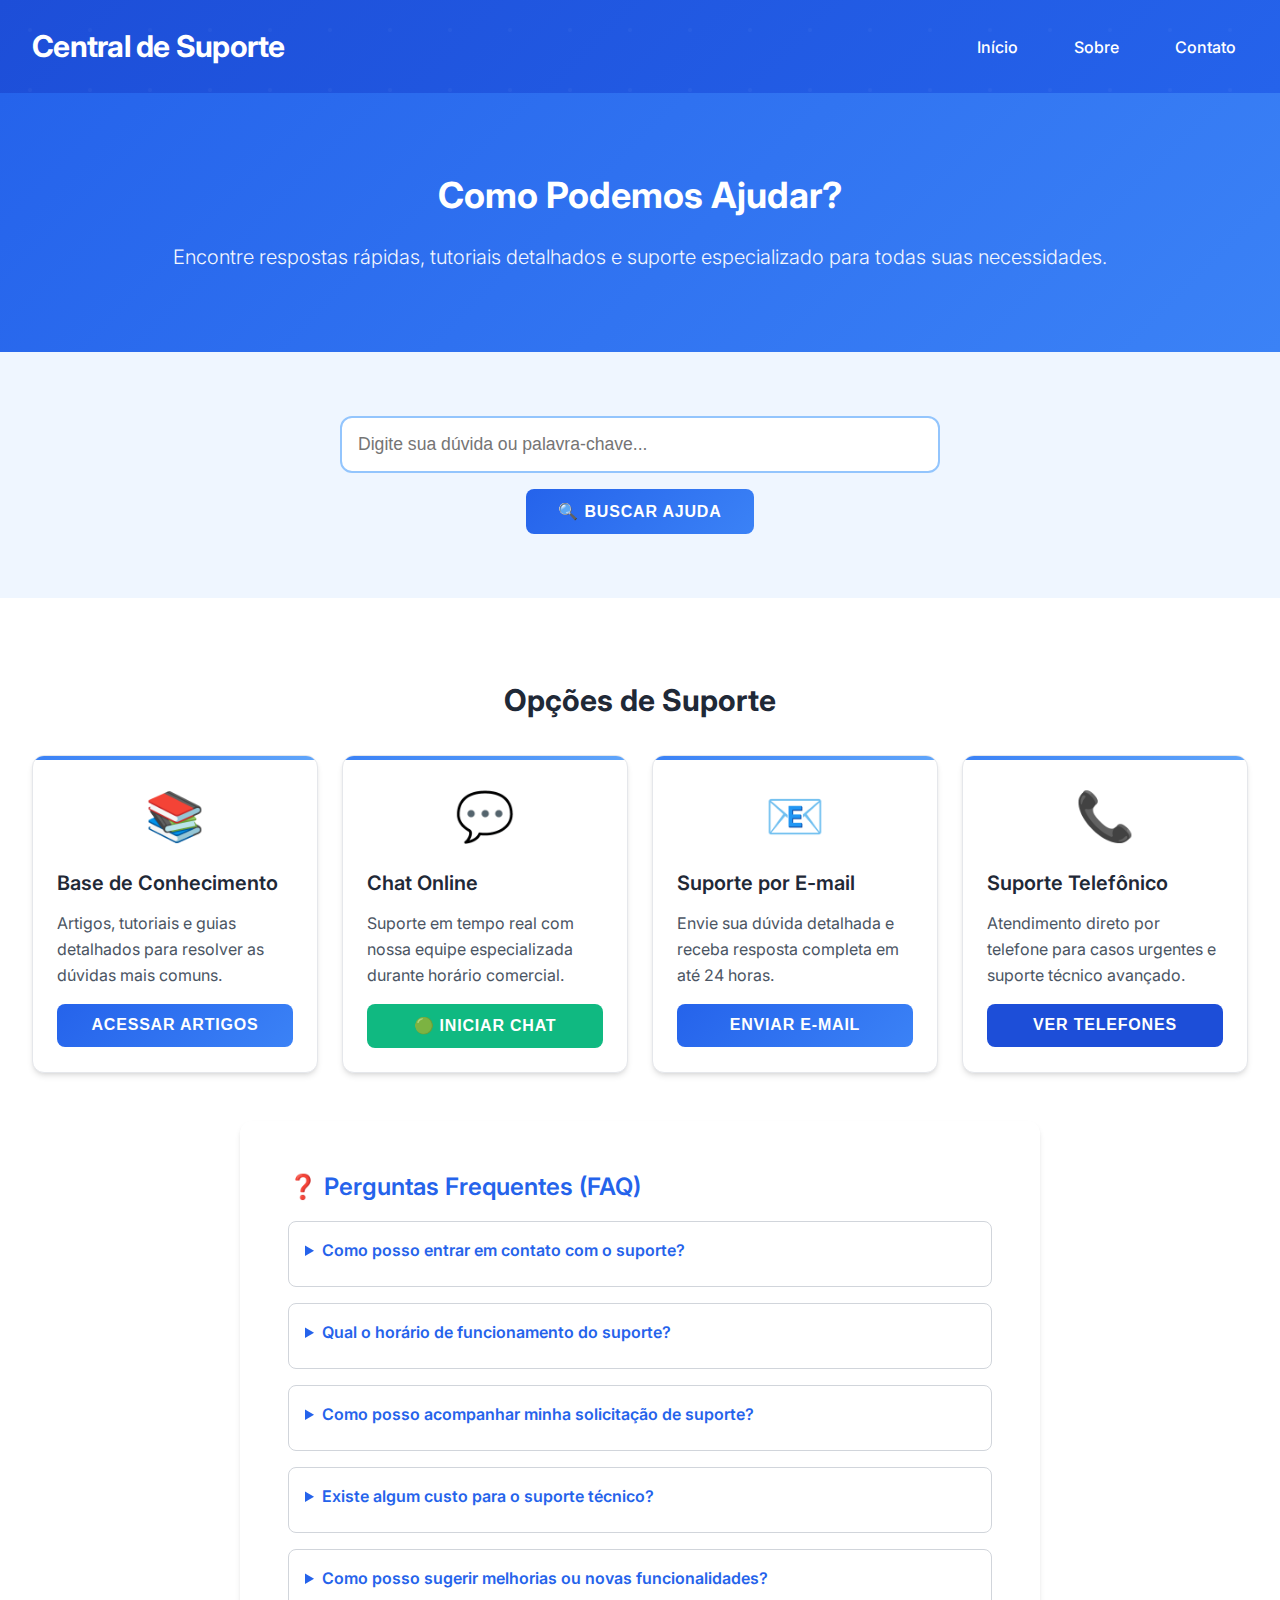
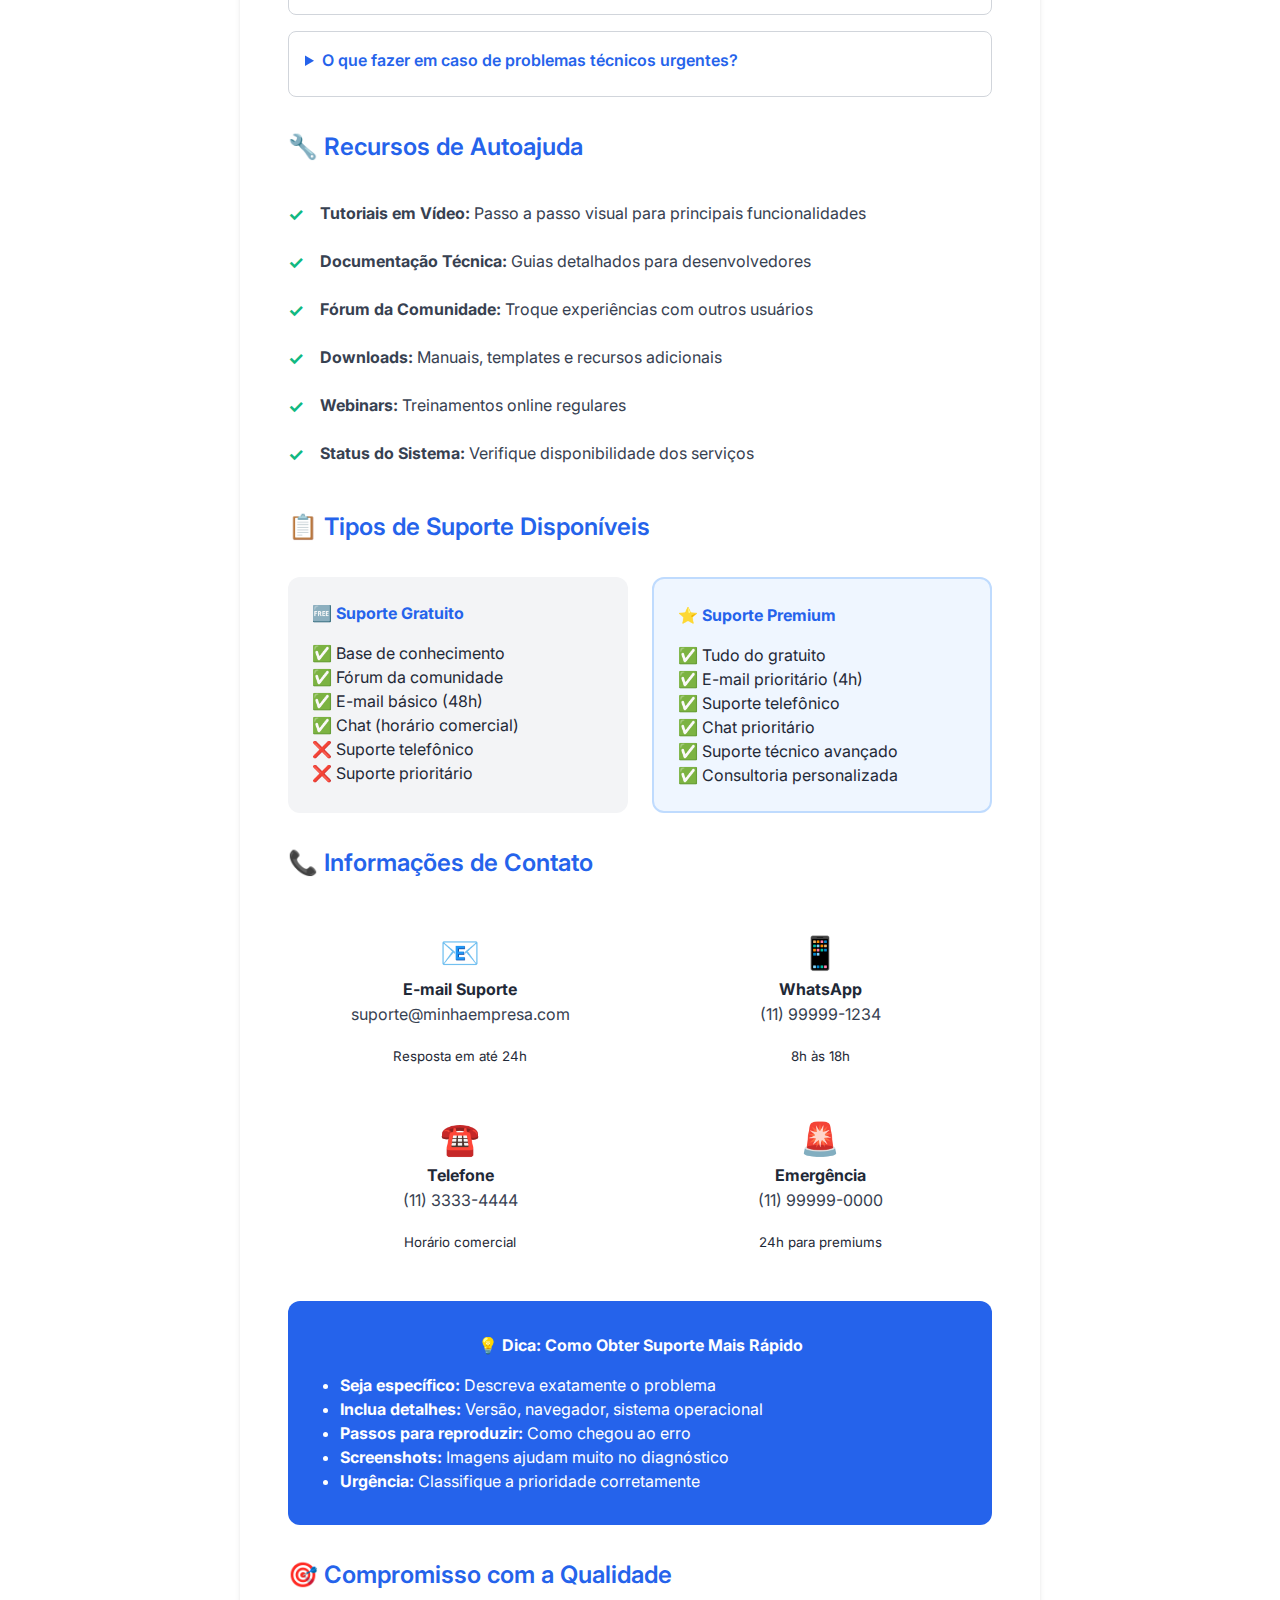
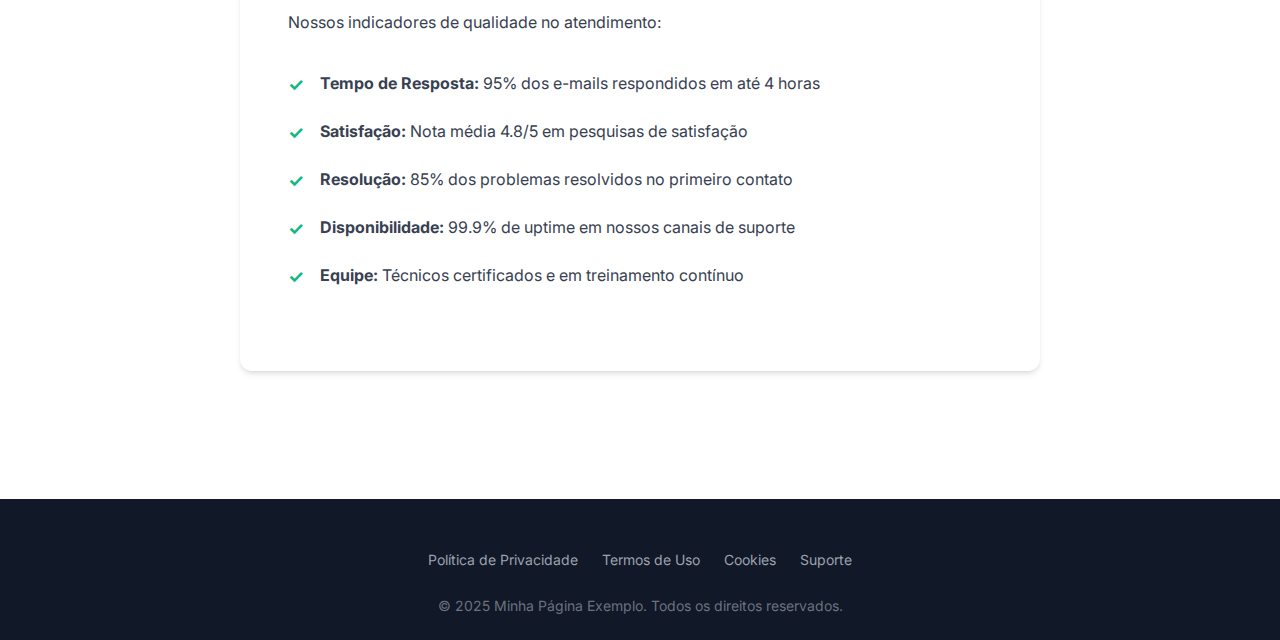
<file: pages/suporte.html>
<!DOCTYPE html>
<html lang="pt-BR">

<head>
    <meta charset="UTF-8">
    <meta name="viewport" content="width=device-width, initial-scale=1.0">
    <meta name="description"
        content="Central de Suporte - Tire suas dúvidas, encontre tutoriais e obtenha ajuda especializada.">
    <title>Suporte - Minha Página Exemplo</title>
    <link rel="stylesheet" href="../assets/css/style.css">
</head>

<body>
    <header class="site-header" role="banner">
        <div class="container">
            <div class="header-content">
                <h1 class="site-title">Central de Suporte</h1>
                <nav class="main-nav" role="navigation" aria-label="Navegação principal">
                    <ul>
                        <li><a href="../index.html">Início</a></li>
                        <li><a href="sobre.html">Sobre</a></li>
                        <li><a href="contato.html">Contato</a></li>
                    </ul>
                </nav>
            </div>
        </div>
    </header>

    <main role="main">
        <section class="hero-banner" aria-labelledby="support-hero-title">
            <div class="container">
                <div class="hero-content">
                    <h2 id="support-hero-title">Como Podemos Ajudar?</h2>
                    <p>Encontre respostas rápidas, tutoriais detalhados e suporte especializado para todas suas
                        necessidades.</p>
                </div>
            </div>
        </section>

        <section class="quote-section" aria-labelledby="search-section">
            <div class="container">
                <div class="quote-content">
                    <h2 id="search-section" class="visually-hidden">Busca de Suporte</h2>
                    <div style="max-width: 600px; margin: 0 auto;">
                        <input type="search" placeholder="Digite sua dúvida ou palavra-chave..."
                            style="width: 100%; padding: 1rem; border: 2px solid var(--primary-300); border-radius: var(--radius-lg); font-size: 1.1rem; margin-bottom: 1rem;"
                            aria-label="Buscar no suporte">
                        <button class="submit-button" style="padding: 0.8rem 2rem;"
                            onclick="alert('Funcionalidade de busca seria implementada aqui')">
                            🔍 Buscar Ajuda
                        </button>
                    </div>
                </div>
            </div>
        </section>

        <section class="cards-section" aria-labelledby="support-options">
            <div class="container">
                <h2 id="support-options" class="text-center"
                    style="margin-bottom: 2rem; font-size: var(--font-size-3xl);">Opções de Suporte</h2>

                <div class="cards-grid" style="margin-bottom: 3rem;">
                    <article class="card">
                        <div style="text-align: center; font-size: 3rem; margin-bottom: 1rem;">📚</div>
                        <h3>Base de Conhecimento</h3>
                        <p>Artigos, tutoriais e guias detalhados para resolver as dúvidas mais comuns.</p>
                        <div style="margin-top: 1rem;">
                            <button class="submit-button" style="width: 100%; padding: 0.8rem;"
                                onclick="alert('Redirecionaria para base de conhecimento')">
                                Acessar Artigos
                            </button>
                        </div>
                    </article>

                    <article class="card">
                        <div style="text-align: center; font-size: 3rem; margin-bottom: 1rem;">💬</div>
                        <h3>Chat Online</h3>
                        <p>Suporte em tempo real com nossa equipe especializada durante horário comercial.</p>
                        <div style="margin-top: 1rem;">
                            <button class="submit-button"
                                style="width: 100%; padding: 0.8rem; background: var(--success);"
                                onclick="alert('Abriria chat de suporte')">
                                🟢 Iniciar Chat
                            </button>
                        </div>
                    </article>

                    <article class="card">
                        <div style="text-align: center; font-size: 3rem; margin-bottom: 1rem;">📧</div>
                        <h3>Suporte por E-mail</h3>
                        <p>Envie sua dúvida detalhada e receba resposta completa em até 24 horas.</p>
                        <div style="margin-top: 1rem;">
                            <button class="submit-button" style="width: 100%; padding: 0.8rem;"
                                onclick="window.location.href='contato.html'">
                                Enviar E-mail
                            </button>
                        </div>
                    </article>

                    <article class="card">
                        <div style="text-align: center; font-size: 3rem; margin-bottom: 1rem;">📞</div>
                        <h3>Suporte Telefônico</h3>
                        <p>Atendimento direto por telefone para casos urgentes e suporte técnico avançado.</p>
                        <div style="margin-top: 1rem;">
                            <button class="submit-button"
                                style="width: 100%; padding: 0.8rem; background: var(--primary-700);"
                                onclick="alert('Mostraria números de telefone')">
                                Ver Telefones
                            </button>
                        </div>
                    </article>
                </div>

                <div class="about-content">
                    <h3>❓ Perguntas Frequentes (FAQ)</h3>

                    <details
                        style="margin-bottom: 1rem; border: 1px solid var(--gray-300); border-radius: var(--radius-md); padding: 1rem;">
                        <summary
                            style="font-weight: 600; color: var(--primary-600); cursor: pointer; margin-bottom: 0.5rem;">
                            Como posso entrar em contato com o suporte?
                        </summary>
                        <p>Oferecemos múltiplos canais: chat online (horário comercial), e-mail (24h), telefone
                            (urgências) e formulário de contato. Escolha a opção que melhor se adequa à sua necessidade.
                        </p>
                    </details>

                    <details
                        style="margin-bottom: 1rem; border: 1px solid var(--gray-300); border-radius: var(--radius-md); padding: 1rem;">
                        <summary
                            style="font-weight: 600; color: var(--primary-600); cursor: pointer; margin-bottom: 0.5rem;">
                            Qual o horário de funcionamento do suporte?
                        </summary>
                        <p><strong>Chat e Telefone:</strong> Segunda a sexta, 8h às 18h<br>
                            <strong>E-mail:</strong> 24/7 (resposta em até 24h)<br>
                            <strong>Emergências:</strong> Disponível 24/7 para clientes premium
                        </p>
                    </details>

                    <details
                        style="margin-bottom: 1rem; border: 1px solid var(--gray-300); border-radius: var(--radius-md); padding: 1rem;">
                        <summary
                            style="font-weight: 600; color: var(--primary-600); cursor: pointer; margin-bottom: 0.5rem;">
                            Como posso acompanhar minha solicitação de suporte?
                        </summary>
                        <p>Toda solicitação recebe um número de protocolo. Você pode acompanhar o status por e-mail ou
                            através do portal do cliente com seu login e senha.</p>
                    </details>

                    <details
                        style="margin-bottom: 1rem; border: 1px solid var(--gray-300); border-radius: var(--radius-md); padding: 1rem;">
                        <summary
                            style="font-weight: 600; color: var(--primary-600); cursor: pointer; margin-bottom: 0.5rem;">
                            Existe algum custo para o suporte técnico?
                        </summary>
                        <p>O suporte básico é gratuito para todos os usuários. Suporte avançado, consultoria
                            personalizada e suporte prioritário estão disponíveis em planos premium.</p>
                    </details>

                    <details
                        style="margin-bottom: 1rem; border: 1px solid var(--gray-300); border-radius: var(--radius-md); padding: 1rem;">
                        <summary
                            style="font-weight: 600; color: var(--primary-600); cursor: pointer; margin-bottom: 0.5rem;">
                            Como posso sugerir melhorias ou novas funcionalidades?
                        </summary>
                        <p>Adoramos receber feedback! Use nosso formulário de sugestões, envie e-mail para
                            sugestoes@minhaempresa.com ou participe de nossa comunidade online.</p>
                    </details>

                    <details
                        style="margin-bottom: 1rem; border: 1px solid var(--gray-300); border-radius: var(--radius-md); padding: 1rem;">
                        <summary
                            style="font-weight: 600; color: var(--primary-600); cursor: pointer; margin-bottom: 0.5rem;">
                            O que fazer em caso de problemas técnicos urgentes?
                        </summary>
                        <p>Para emergências, use nosso canal prioritário: (11) 99999-0000 ou emergency@minhaempresa.com.
                            Descreva o problema, impacto e urgência para atendimento imediato.</p>
                    </details>

                    <h3>🔧 Recursos de Autoajuda</h3>
                    <ul class="values-list">
                        <li><strong>Tutoriais em Vídeo:</strong> Passo a passo visual para principais funcionalidades
                        </li>
                        <li><strong>Documentação Técnica:</strong> Guias detalhados para desenvolvedores</li>
                        <li><strong>Fórum da Comunidade:</strong> Troque experiências com outros usuários</li>
                        <li><strong>Downloads:</strong> Manuais, templates e recursos adicionais</li>
                        <li><strong>Webinars:</strong> Treinamentos online regulares</li>
                        <li><strong>Status do Sistema:</strong> Verifique disponibilidade dos serviços</li>
                    </ul>

                    <h3>📋 Tipos de Suporte Disponíveis</h3>

                    <div
                        style="display: grid; grid-template-columns: repeat(auto-fit, minmax(300px, 1fr)); gap: 1.5rem; margin: 2rem 0;">
                        <div style="background: var(--gray-100); padding: 1.5rem; border-radius: var(--radius-lg);">
                            <h4 style="color: var(--primary-600); margin-bottom: 1rem;">🆓 Suporte Gratuito</h4>
                            <ul style="list-style: none; padding: 0;">
                                <li>✅ Base de conhecimento</li>
                                <li>✅ Fórum da comunidade</li>
                                <li>✅ E-mail básico (48h)</li>
                                <li>✅ Chat (horário comercial)</li>
                                <li>❌ Suporte telefônico</li>
                                <li>❌ Suporte prioritário</li>
                            </ul>
                        </div>

                        <div
                            style="background: var(--primary-50); padding: 1.5rem; border-radius: var(--radius-lg); border: 2px solid var(--primary-200);">
                            <h4 style="color: var(--primary-600); margin-bottom: 1rem;">⭐ Suporte Premium</h4>
                            <ul style="list-style: none; padding: 0;">
                                <li>✅ Tudo do gratuito</li>
                                <li>✅ E-mail prioritário (4h)</li>
                                <li>✅ Suporte telefônico</li>
                                <li>✅ Chat prioritário</li>
                                <li>✅ Suporte técnico avançado</li>
                                <li>✅ Consultoria personalizada</li>
                            </ul>
                        </div>
                    </div>

                    <h3>📞 Informações de Contato</h3>
                    <div
                        style="display: grid; grid-template-columns: repeat(auto-fit, minmax(250px, 1fr)); gap: 1rem; margin: 2rem 0;">
                        <div style="text-align: center; padding: 1rem;">
                            <div style="font-size: 2rem;">📧</div>
                            <h4>E-mail Suporte</h4>
                            <p>suporte@minhaempresa.com</p>
                            <small>Resposta em até 24h</small>
                        </div>
                        <div style="text-align: center; padding: 1rem;">
                            <div style="font-size: 2rem;">📱</div>
                            <h4>WhatsApp</h4>
                            <p>(11) 99999-1234</p>
                            <small>8h às 18h</small>
                        </div>
                        <div style="text-align: center; padding: 1rem;">
                            <div style="font-size: 2rem;">☎️</div>
                            <h4>Telefone</h4>
                            <p>(11) 3333-4444</p>
                            <small>Horário comercial</small>
                        </div>
                        <div style="text-align: center; padding: 1rem;">
                            <div style="font-size: 2rem;">🚨</div>
                            <h4>Emergência</h4>
                            <p>(11) 99999-0000</p>
                            <small>24h para premiums</small>
                        </div>
                    </div>

                    <div
                        style="background: var(--primary-600); color: white; padding: 2rem; border-radius: var(--radius-lg); text-align: center; margin: 2rem 0;">
                        <h4 style="color: white; margin-bottom: 1rem;">💡 Dica: Como Obter Suporte Mais Rápido</h4>
                        <ul style="text-align: left; max-width: 600px; margin: 0 auto;">
                            <li><strong>Seja específico:</strong> Descreva exatamente o problema</li>
                            <li><strong>Inclua detalhes:</strong> Versão, navegador, sistema operacional</li>
                            <li><strong>Passos para reproduzir:</strong> Como chegou ao erro</li>
                            <li><strong>Screenshots:</strong> Imagens ajudam muito no diagnóstico</li>
                            <li><strong>Urgência:</strong> Classifique a prioridade corretamente</li>
                        </ul>
                    </div>

                    <h3>🎯 Compromisso com a Qualidade</h3>
                    <p>Nossos indicadores de qualidade no atendimento:</p>
                    <ul class="values-list">
                        <li><strong>Tempo de Resposta:</strong> 95% dos e-mails respondidos em até 4 horas</li>
                        <li><strong>Satisfação:</strong> Nota média 4.8/5 em pesquisas de satisfação</li>
                        <li><strong>Resolução:</strong> 85% dos problemas resolvidos no primeiro contato</li>
                        <li><strong>Disponibilidade:</strong> 99.9% de uptime em nossos canais de suporte</li>
                        <li><strong>Equipe:</strong> Técnicos certificados e em treinamento contínuo</li>
                    </ul>
                    </article>
                </div>
        </section>
    </main>

    <footer class="site-footer" role="contentinfo">
        <div class="container">
            <div class="footer-content">
                <nav class="footer-nav" aria-label="Navegação do rodapé">
                    <ul>
                        <li><a href="politica-privacidade.html" rel="noopener">Política de Privacidade</a></li>
                        <li><a href="termos-uso.html" rel="noopener">Termos de Uso</a></li>
                        <li><a href="cookies.html" rel="noopener">Cookies</a></li>
                        <li><a href="suporte.html" aria-current="page">Suporte</a></li>
                    </ul>
                </nav>
                <p class="copyright">&copy; 2025 Minha Página Exemplo. Todos os direitos reservados.</p>
            </div>
        </div>
    </footer>
</body>

</html>
</file>
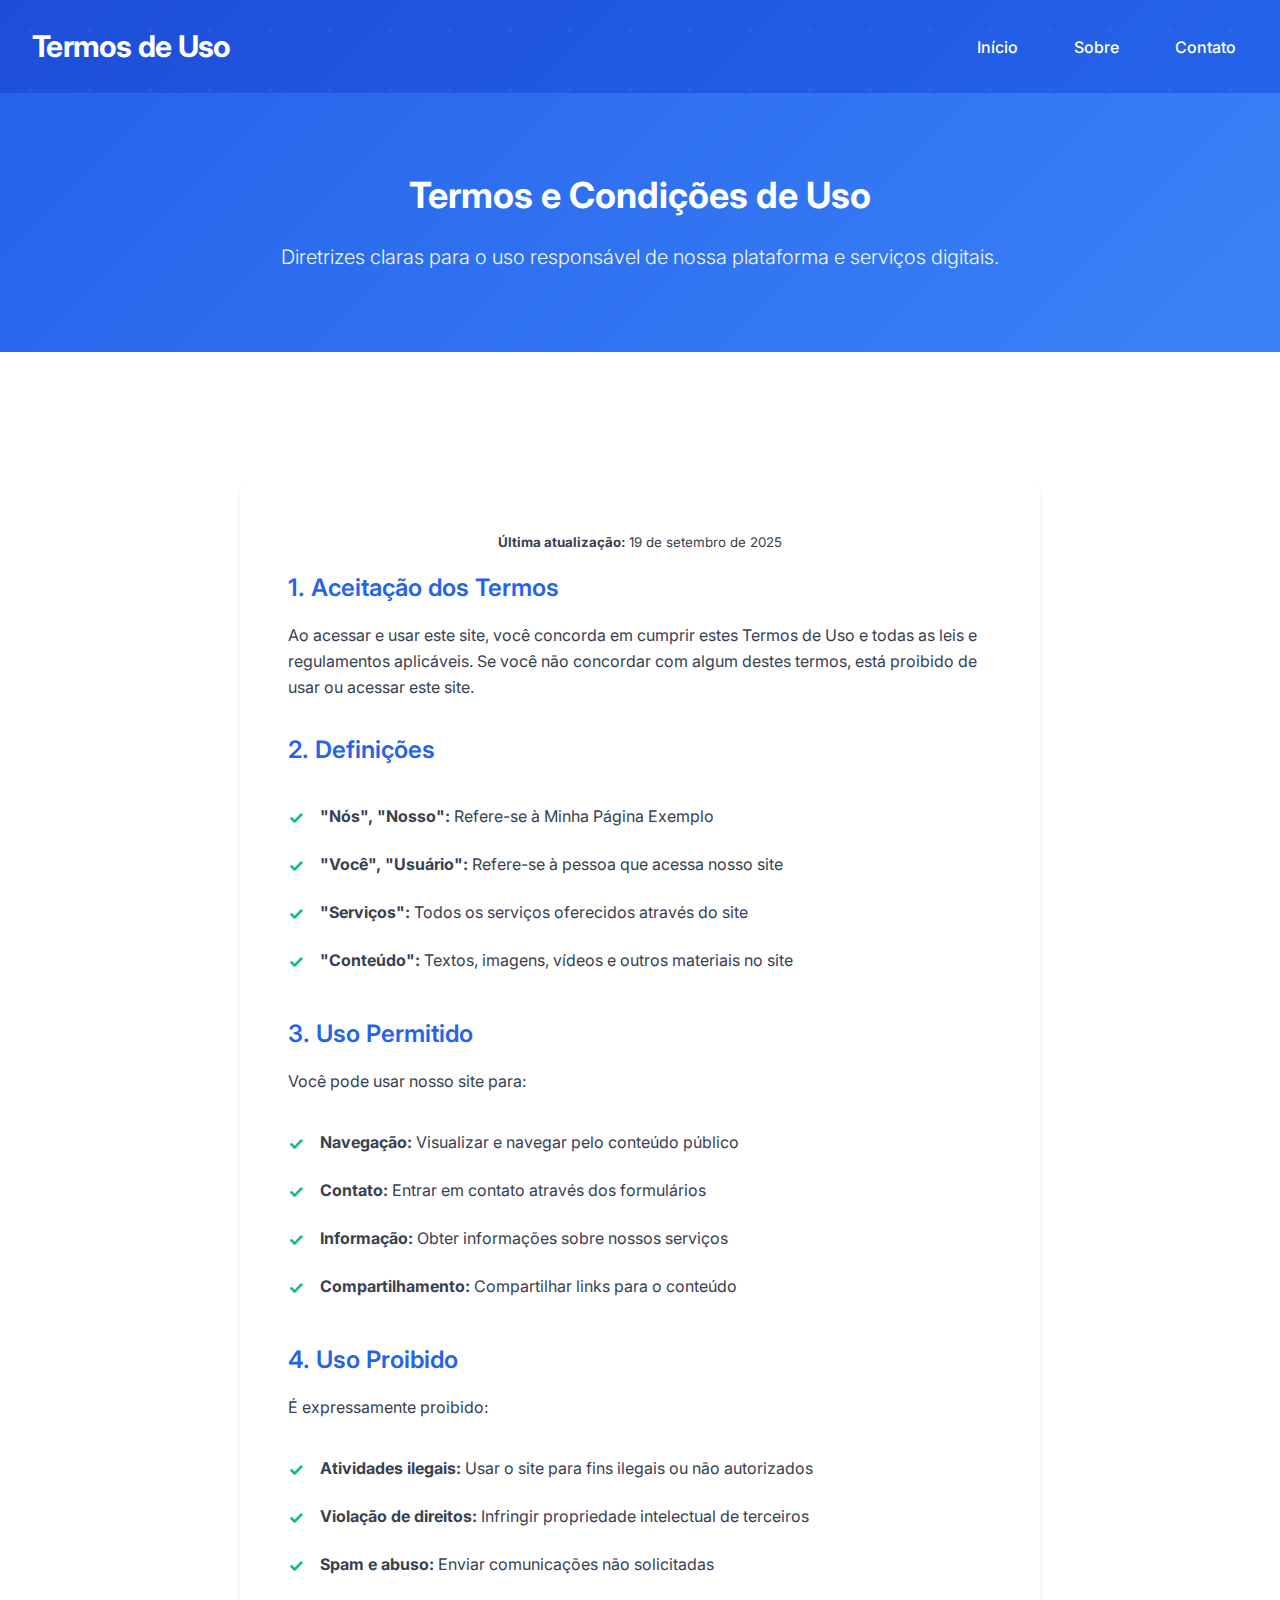
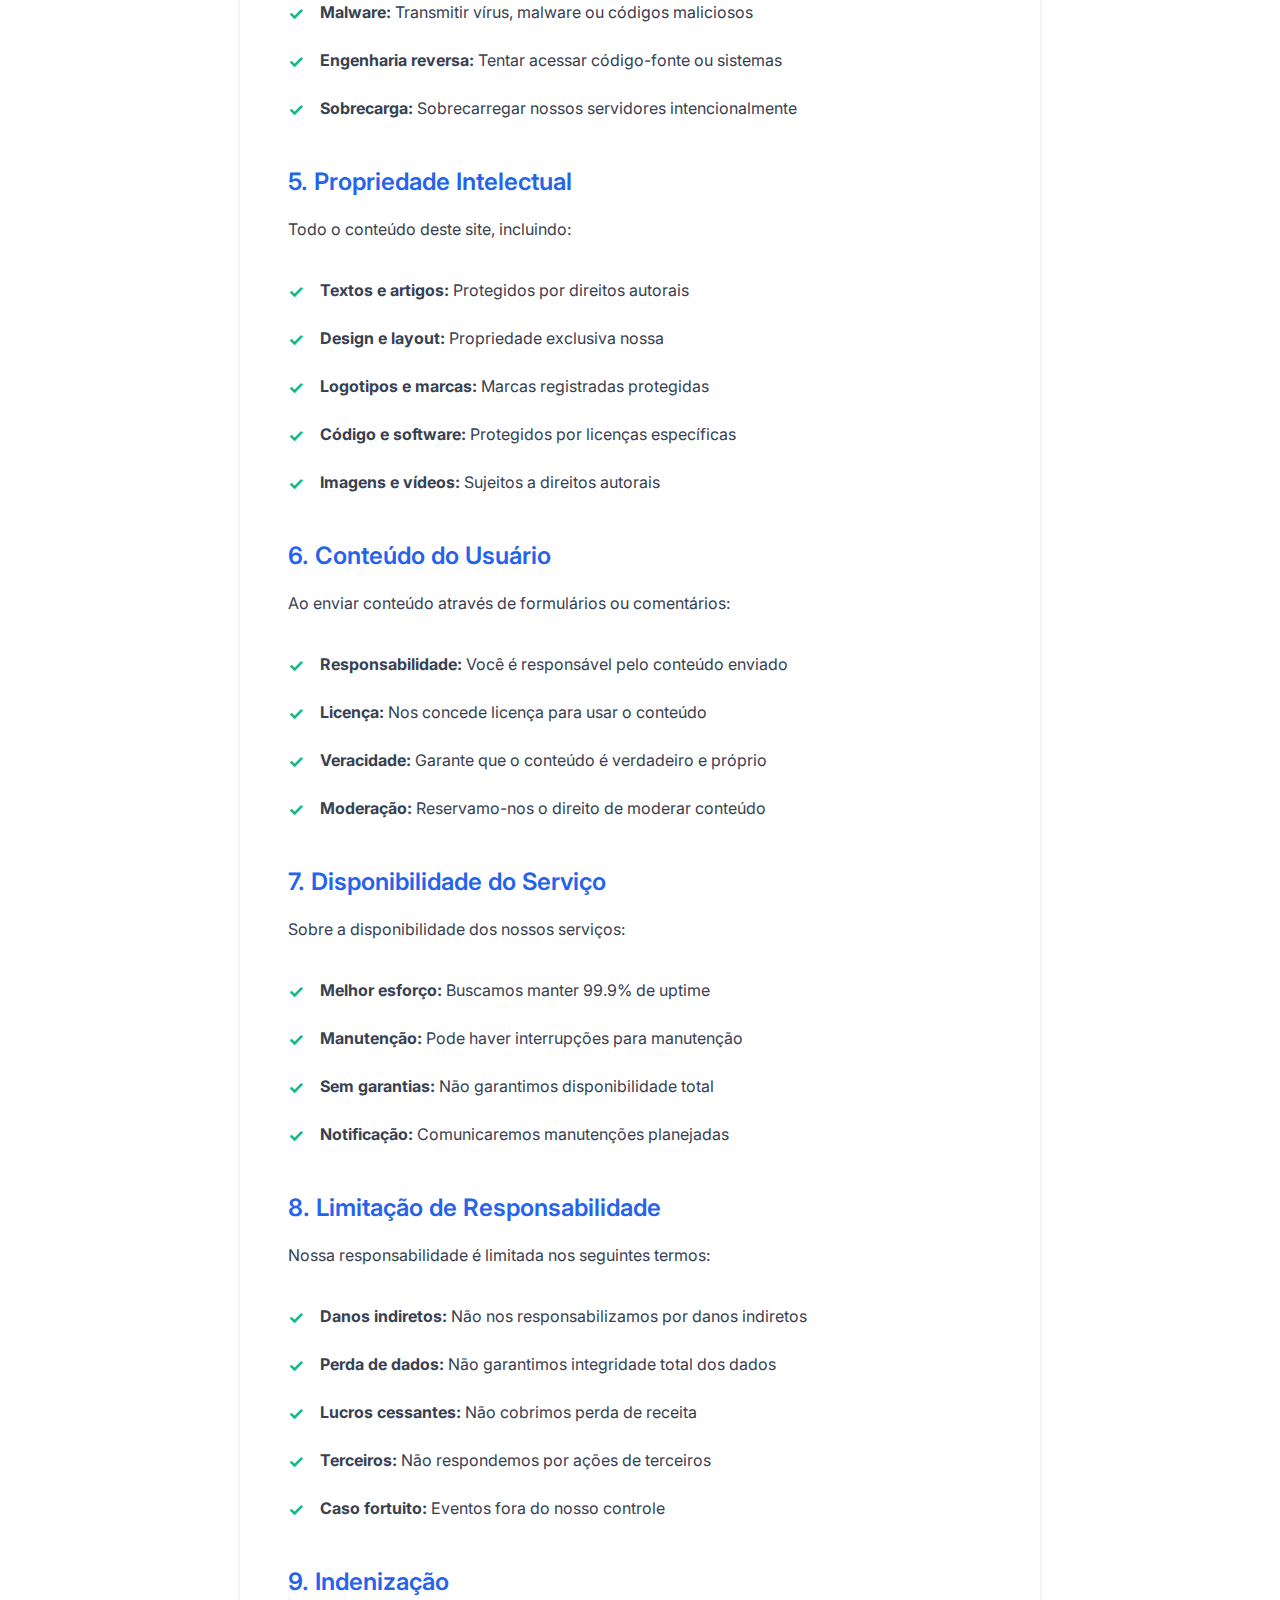
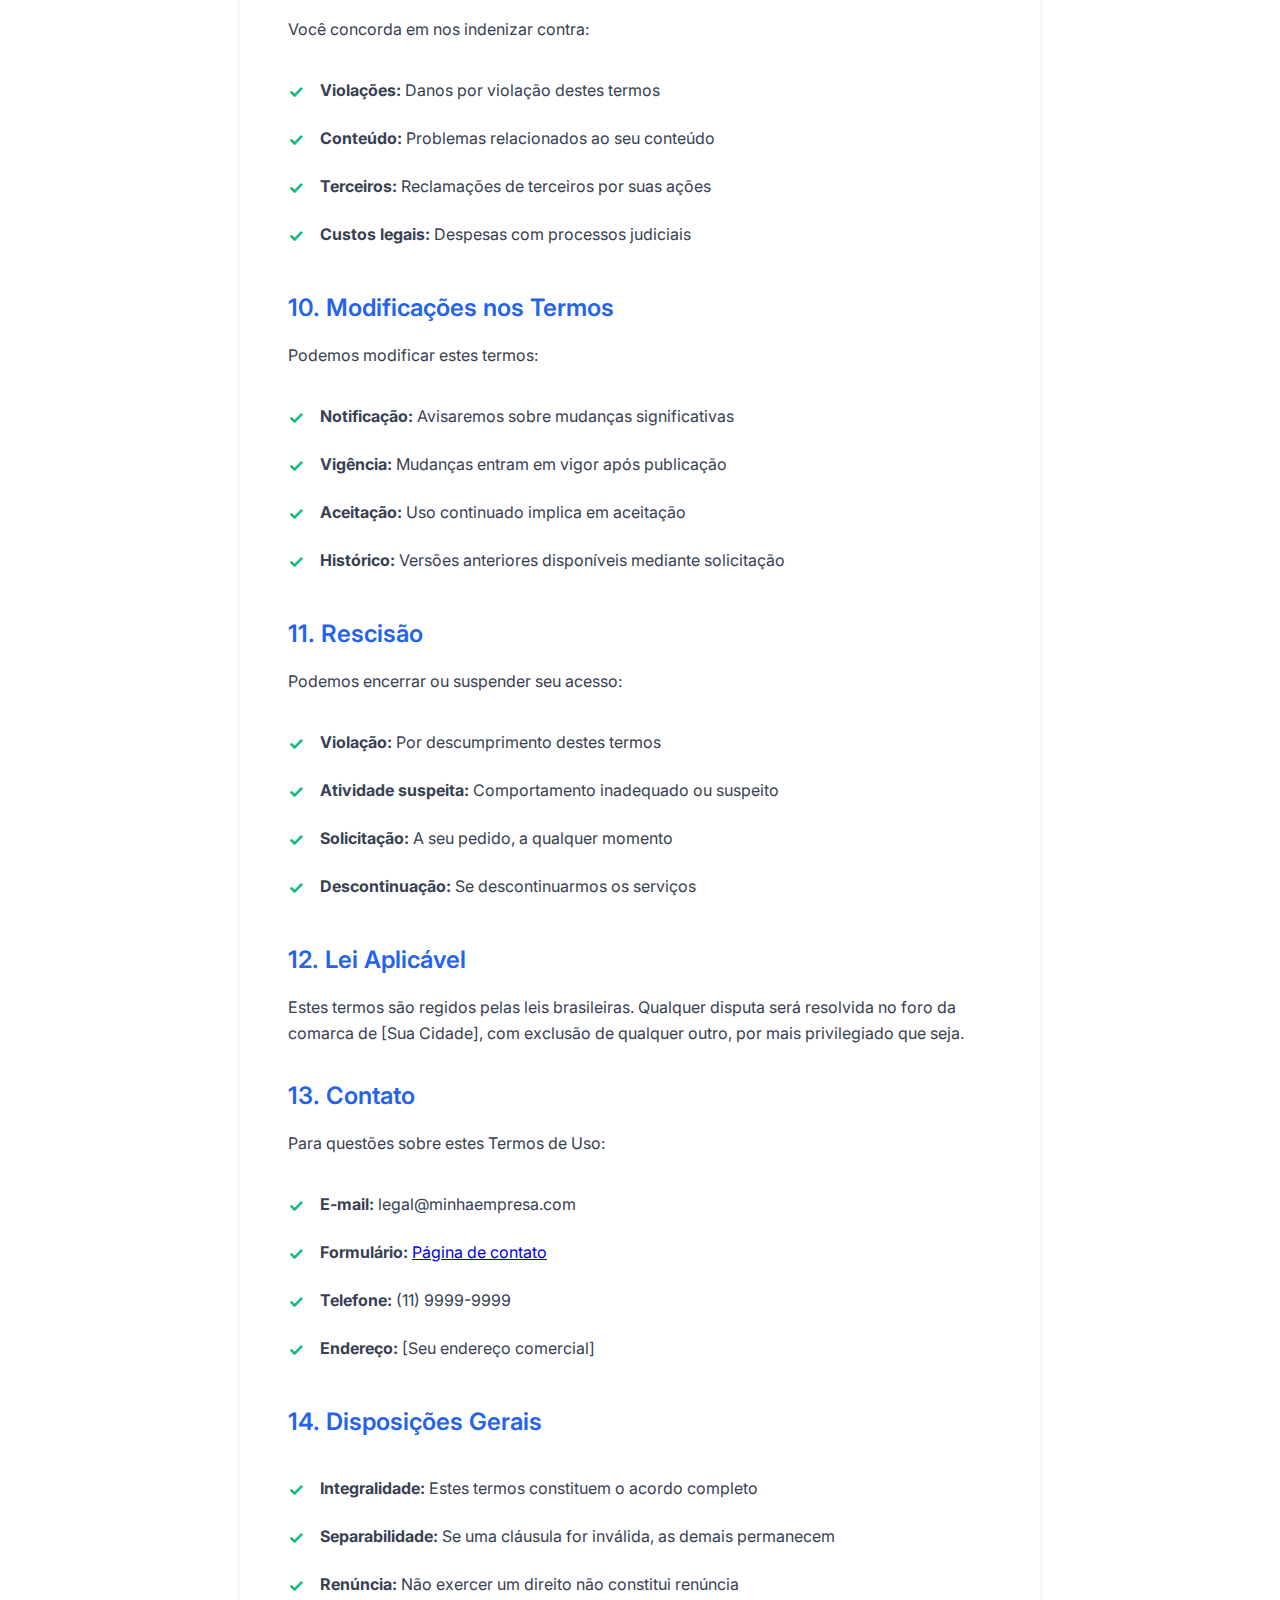
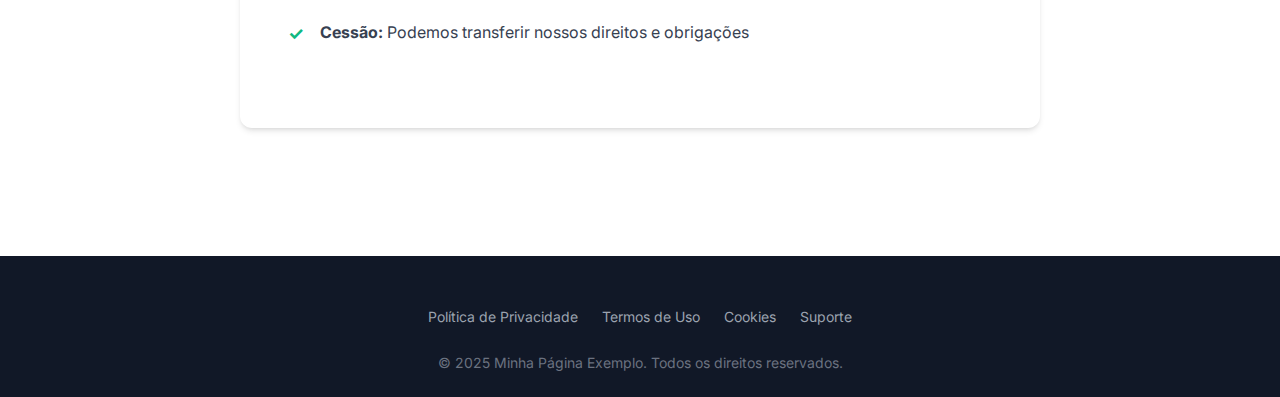
<file: pages/termos-uso.html>
<!DOCTYPE html>
<html lang="pt-BR">

<head>
    <meta charset="UTF-8">
    <meta name="viewport" content="width=device-width, initial-scale=1.0">
    <meta name="description"
        content="Termos de Uso - Condições e diretrizes para utilização dos nossos serviços e plataforma.">
    <title>Termos de Uso - Minha Página Exemplo</title>
    <link rel="stylesheet" href="../assets/css/style.css">
</head>

<body>
    <header class="site-header" role="banner">
        <div class="container">
            <div class="header-content">
                <h1 class="site-title">Termos de Uso</h1>
                <nav class="main-nav" role="navigation" aria-label="Navegação principal">
                    <ul>
                        <li><a href="../index.html">Início</a></li>
                        <li><a href="sobre.html">Sobre</a></li>
                        <li><a href="contato.html">Contato</a></li>
                    </ul>
                </nav>
            </div>
        </div>
    </header>

    <main role="main">
        <section class="hero-banner" aria-labelledby="terms-hero-title">
            <div class="container">
                <div class="hero-content">
                    <h2 id="terms-hero-title">Termos e Condições de Uso</h2>
                    <p>Diretrizes claras para o uso responsável de nossa plataforma e serviços digitais.</p>
                </div>
            </div>
        </section>

        <section class="cards-section">
            <div class="container">
                <article class="about-content">
                    <p class="text-center"><small><strong>Última atualização:</strong> 19 de setembro de 2025</small>
                    </p>

                    <h3>1. Aceitação dos Termos</h3>
                    <p>Ao acessar e usar este site, você concorda em cumprir estes Termos de Uso e todas as leis e
                        regulamentos aplicáveis. Se você não concordar com algum destes termos, está proibido de usar ou
                        acessar este site.</p>

                    <h3>2. Definições</h3>
                    <ul class="values-list">
                        <li><strong>"Nós", "Nosso":</strong> Refere-se à Minha Página Exemplo</li>
                        <li><strong>"Você", "Usuário":</strong> Refere-se à pessoa que acessa nosso site</li>
                        <li><strong>"Serviços":</strong> Todos os serviços oferecidos através do site</li>
                        <li><strong>"Conteúdo":</strong> Textos, imagens, vídeos e outros materiais no site</li>
                    </ul>

                    <h3>3. Uso Permitido</h3>
                    <p>Você pode usar nosso site para:</p>
                    <ul class="values-list">
                        <li><strong>Navegação:</strong> Visualizar e navegar pelo conteúdo público</li>
                        <li><strong>Contato:</strong> Entrar em contato através dos formulários</li>
                        <li><strong>Informação:</strong> Obter informações sobre nossos serviços</li>
                        <li><strong>Compartilhamento:</strong> Compartilhar links para o conteúdo</li>
                    </ul>

                    <h3>4. Uso Proibido</h3>
                    <p>É expressamente proibido:</p>
                    <ul class="values-list">
                        <li><strong>Atividades ilegais:</strong> Usar o site para fins ilegais ou não autorizados</li>
                        <li><strong>Violação de direitos:</strong> Infringir propriedade intelectual de terceiros</li>
                        <li><strong>Spam e abuso:</strong> Enviar comunicações não solicitadas</li>
                        <li><strong>Malware:</strong> Transmitir vírus, malware ou códigos maliciosos</li>
                        <li><strong>Engenharia reversa:</strong> Tentar acessar código-fonte ou sistemas</li>
                        <li><strong>Sobrecarga:</strong> Sobrecarregar nossos servidores intencionalmente</li>
                    </ul>

                    <h3>5. Propriedade Intelectual</h3>
                    <p>Todo o conteúdo deste site, incluindo:</p>
                    <ul class="values-list">
                        <li><strong>Textos e artigos:</strong> Protegidos por direitos autorais</li>
                        <li><strong>Design e layout:</strong> Propriedade exclusiva nossa</li>
                        <li><strong>Logotipos e marcas:</strong> Marcas registradas protegidas</li>
                        <li><strong>Código e software:</strong> Protegidos por licenças específicas</li>
                        <li><strong>Imagens e vídeos:</strong> Sujeitos a direitos autorais</li>
                    </ul>

                    <h3>6. Conteúdo do Usuário</h3>
                    <p>Ao enviar conteúdo através de formulários ou comentários:</p>
                    <ul class="values-list">
                        <li><strong>Responsabilidade:</strong> Você é responsável pelo conteúdo enviado</li>
                        <li><strong>Licença:</strong> Nos concede licença para usar o conteúdo</li>
                        <li><strong>Veracidade:</strong> Garante que o conteúdo é verdadeiro e próprio</li>
                        <li><strong>Moderação:</strong> Reservamo-nos o direito de moderar conteúdo</li>
                    </ul>

                    <h3>7. Disponibilidade do Serviço</h3>
                    <p>Sobre a disponibilidade dos nossos serviços:</p>
                    <ul class="values-list">
                        <li><strong>Melhor esforço:</strong> Buscamos manter 99.9% de uptime</li>
                        <li><strong>Manutenção:</strong> Pode haver interrupções para manutenção</li>
                        <li><strong>Sem garantias:</strong> Não garantimos disponibilidade total</li>
                        <li><strong>Notificação:</strong> Comunicaremos manutenções planejadas</li>
                    </ul>

                    <h3>8. Limitação de Responsabilidade</h3>
                    <p>Nossa responsabilidade é limitada nos seguintes termos:</p>
                    <ul class="values-list">
                        <li><strong>Danos indiretos:</strong> Não nos responsabilizamos por danos indiretos</li>
                        <li><strong>Perda de dados:</strong> Não garantimos integridade total dos dados</li>
                        <li><strong>Lucros cessantes:</strong> Não cobrimos perda de receita</li>
                        <li><strong>Terceiros:</strong> Não respondemos por ações de terceiros</li>
                        <li><strong>Caso fortuito:</strong> Eventos fora do nosso controle</li>
                    </ul>

                    <h3>9. Indenização</h3>
                    <p>Você concorda em nos indenizar contra:</p>
                    <ul class="values-list">
                        <li><strong>Violações:</strong> Danos por violação destes termos</li>
                        <li><strong>Conteúdo:</strong> Problemas relacionados ao seu conteúdo</li>
                        <li><strong>Terceiros:</strong> Reclamações de terceiros por suas ações</li>
                        <li><strong>Custos legais:</strong> Despesas com processos judiciais</li>
                    </ul>

                    <h3>10. Modificações nos Termos</h3>
                    <p>Podemos modificar estes termos:</p>
                    <ul class="values-list">
                        <li><strong>Notificação:</strong> Avisaremos sobre mudanças significativas</li>
                        <li><strong>Vigência:</strong> Mudanças entram em vigor após publicação</li>
                        <li><strong>Aceitação:</strong> Uso continuado implica em aceitação</li>
                        <li><strong>Histórico:</strong> Versões anteriores disponíveis mediante solicitação</li>
                    </ul>

                    <h3>11. Rescisão</h3>
                    <p>Podemos encerrar ou suspender seu acesso:</p>
                    <ul class="values-list">
                        <li><strong>Violação:</strong> Por descumprimento destes termos</li>
                        <li><strong>Atividade suspeita:</strong> Comportamento inadequado ou suspeito</li>
                        <li><strong>Solicitação:</strong> A seu pedido, a qualquer momento</li>
                        <li><strong>Descontinuação:</strong> Se descontinuarmos os serviços</li>
                    </ul>

                    <h3>12. Lei Aplicável</h3>
                    <p>Estes termos são regidos pelas leis brasileiras. Qualquer disputa será resolvida no foro da
                        comarca de [Sua Cidade], com exclusão de qualquer outro, por mais privilegiado que seja.</p>

                    <h3>13. Contato</h3>
                    <p>Para questões sobre estes Termos de Uso:</p>
                    <ul class="values-list">
                        <li><strong>E-mail:</strong> legal@minhaempresa.com</li>
                        <li><strong>Formulário:</strong> <a href="contato.html">Página de contato</a></li>
                        <li><strong>Telefone:</strong> (11) 9999-9999</li>
                        <li><strong>Endereço:</strong> [Seu endereço comercial]</li>
                    </ul>

                    <h3>14. Disposições Gerais</h3>
                    <ul class="values-list">
                        <li><strong>Integralidade:</strong> Estes termos constituem o acordo completo</li>
                        <li><strong>Separabilidade:</strong> Se uma cláusula for inválida, as demais permanecem</li>
                        <li><strong>Renúncia:</strong> Não exercer um direito não constitui renúncia</li>
                        <li><strong>Cessão:</strong> Podemos transferir nossos direitos e obrigações</li>
                    </ul>
                </article>
            </div>
        </section>
    </main>

    <footer class="site-footer" role="contentinfo">
        <div class="container">
            <div class="footer-content">
                <nav class="footer-nav" aria-label="Navegação do rodapé">
                    <ul>
                        <li><a href="politica-privacidade.html" rel="noopener">Política de Privacidade</a></li>
                        <li><a href="termos-uso.html" aria-current="page">Termos de Uso</a></li>
                        <li><a href="cookies.html" rel="noopener">Cookies</a></li>
                        <li><a href="suporte.html" rel="noopener">Suporte</a></li>
                    </ul>
                </nav>
                <p class="copyright">&copy; 2025 Minha Página Exemplo. Todos os direitos reservados.</p>
            </div>
        </div>
    </footer>
</body>

</html>
</file>
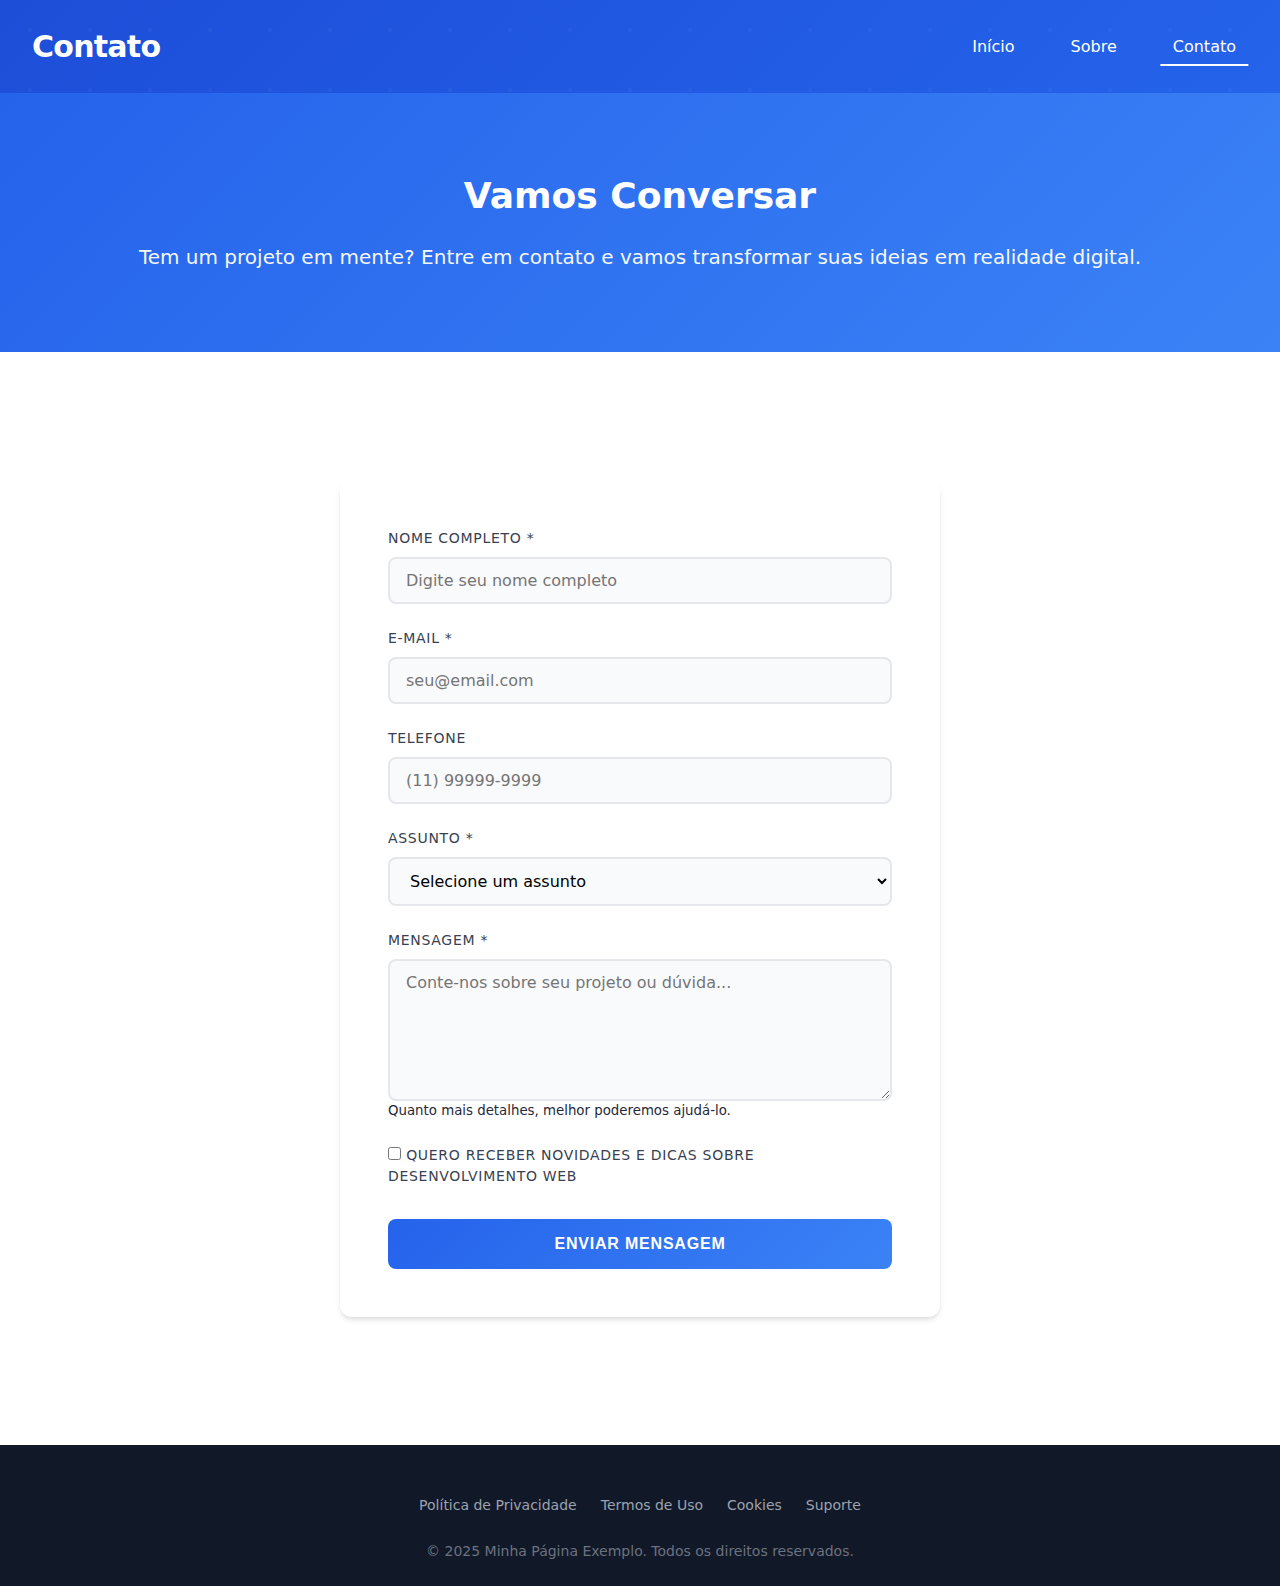
<file: src/pages/contato.html>
<!DOCTYPE html>
<html lang="pt-BR">

<head>
    <meta charset="UTF-8">
    <meta name="viewport" content="width=device-width, initial-scale=1.0">
    <meta name="description"
        content="Entre em contato conosco. Estamos prontos para ajudar com seus projetos de desenvolvimento web.">
    <title>Contato - Minha Página Exemplo</title>
    <link rel="stylesheet" href="../assets/css/main.css">
</head>

<body>
    <header class="site-header" role="banner">
        <div class="container">
            <div class="header-content">
                <h1 class="site-title">Contato</h1>
                <nav class="main-nav" role="navigation" aria-label="Navegação principal">
                    <ul>
                        <li><a href="../../index.html">Início</a></li>
                        <li><a href="sobre.html">Sobre</a></li>
                        <li><a href="contato.html" aria-current="page" class="active">Contato</a></li>
                    </ul>
                </nav>
            </div>
        </div>
    </header>

    <main role="main">
        <section class="hero-banner" aria-labelledby="contact-hero-title">
            <div class="container">
                <div class="hero-content">
                    <h2 id="contact-hero-title">Vamos Conversar</h2>
                    <p>Tem um projeto em mente? Entre em contato e vamos transformar suas ideias em realidade digital.
                    </p>
                </div>
            </div>
        </section>

        <section class="cards-section">
            <div class="container">
                <div class="contact-form-container">
                    <form class="contact-form" action="#" method="post" novalidate>
                        <div class="form-group">
                            <label for="nome">Nome Completo *</label>
                            <input type="text" id="nome" name="nome" required aria-describedby="nome-error"
                                autocomplete="name" placeholder="Digite seu nome completo">
                            <span id="nome-error" class="error-message" aria-live="polite"></span>
                        </div>

                        <div class="form-group">
                            <label for="email">E-mail *</label>
                            <input type="email" id="email" name="email" required aria-describedby="email-error"
                                autocomplete="email" placeholder="seu@email.com">
                            <span id="email-error" class="error-message" aria-live="polite"></span>
                        </div>

                        <div class="form-group">
                            <label for="telefone">Telefone</label>
                            <input type="tel" id="telefone" name="telefone" autocomplete="tel"
                                placeholder="(11) 99999-9999">
                        </div>

                        <div class="form-group">
                            <label for="assunto">Assunto *</label>
                            <select id="assunto" name="assunto" required aria-describedby="assunto-error">
                                <option value="">Selecione um assunto</option>
                                <option value="projeto">Novo Projeto</option>
                                <option value="consultoria">Consultoria</option>
                                <option value="suporte">Suporte Técnico</option>
                                <option value="parceria">Parceria</option>
                                <option value="outro">Outro</option>
                            </select>
                            <span id="assunto-error" class="error-message" aria-live="polite"></span>
                        </div>

                        <div class="form-group">
                            <label for="mensagem">Mensagem *</label>
                            <textarea id="mensagem" name="mensagem" rows="6" required
                                aria-describedby="mensagem-error mensagem-help"
                                placeholder="Conte-nos sobre seu projeto ou dúvida..."></textarea>
                            <small id="mensagem-help">Quanto mais detalhes, melhor poderemos ajudá-lo.</small>
                            <span id="mensagem-error" class="error-message" aria-live="polite"></span>
                        </div>

                        <div class="form-group">
                            <label>
                                <input type="checkbox" id="newsletter" name="newsletter" value="sim">
                                Quero receber novidades e dicas sobre desenvolvimento web
                            </label>
                        </div>

                        <button type="submit" class="submit-button">
                            Enviar Mensagem
                        </button>
                    </form>
                </div>
            </div>
        </section>
    </main>

    <footer class="site-footer" role="contentinfo">
        <div class="container">
            <div class="footer-content">
                <nav class="footer-nav" aria-label="Navegação do rodapé">
                    <ul>
                        <li><a href="politica-privacidade.html" rel="noopener">Política de Privacidade</a></li>
                        <li><a href="termos-uso.html" rel="noopener">Termos de Uso</a></li>
                        <li><a href="cookies.html" rel="noopener">Cookies</a></li>
                        <li><a href="suporte.html" rel="noopener">Suporte</a></li>
                    </ul>
                </nav>
                <p class="copyright">&copy; 2025 Minha Página Exemplo. Todos os direitos reservados.</p>
            </div>
        </div>
    </footer>
</body>

</html>
</file>
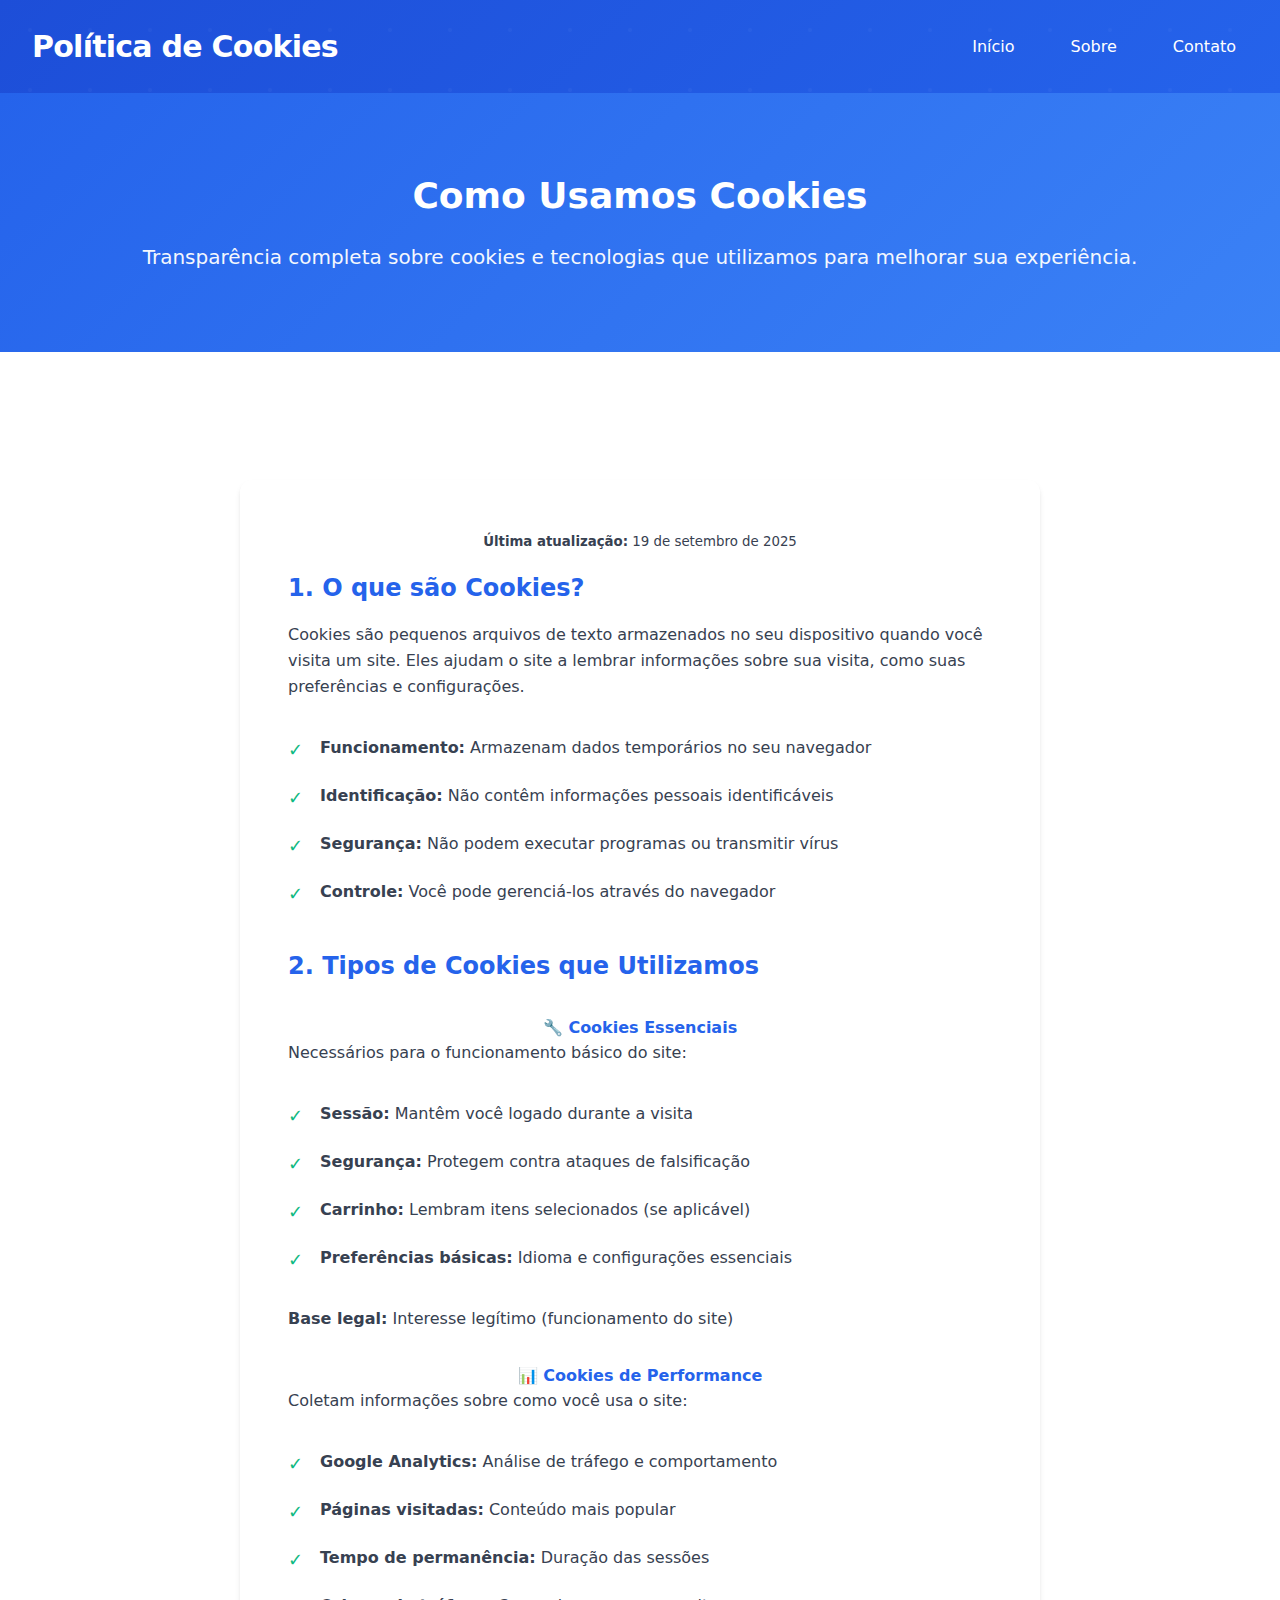
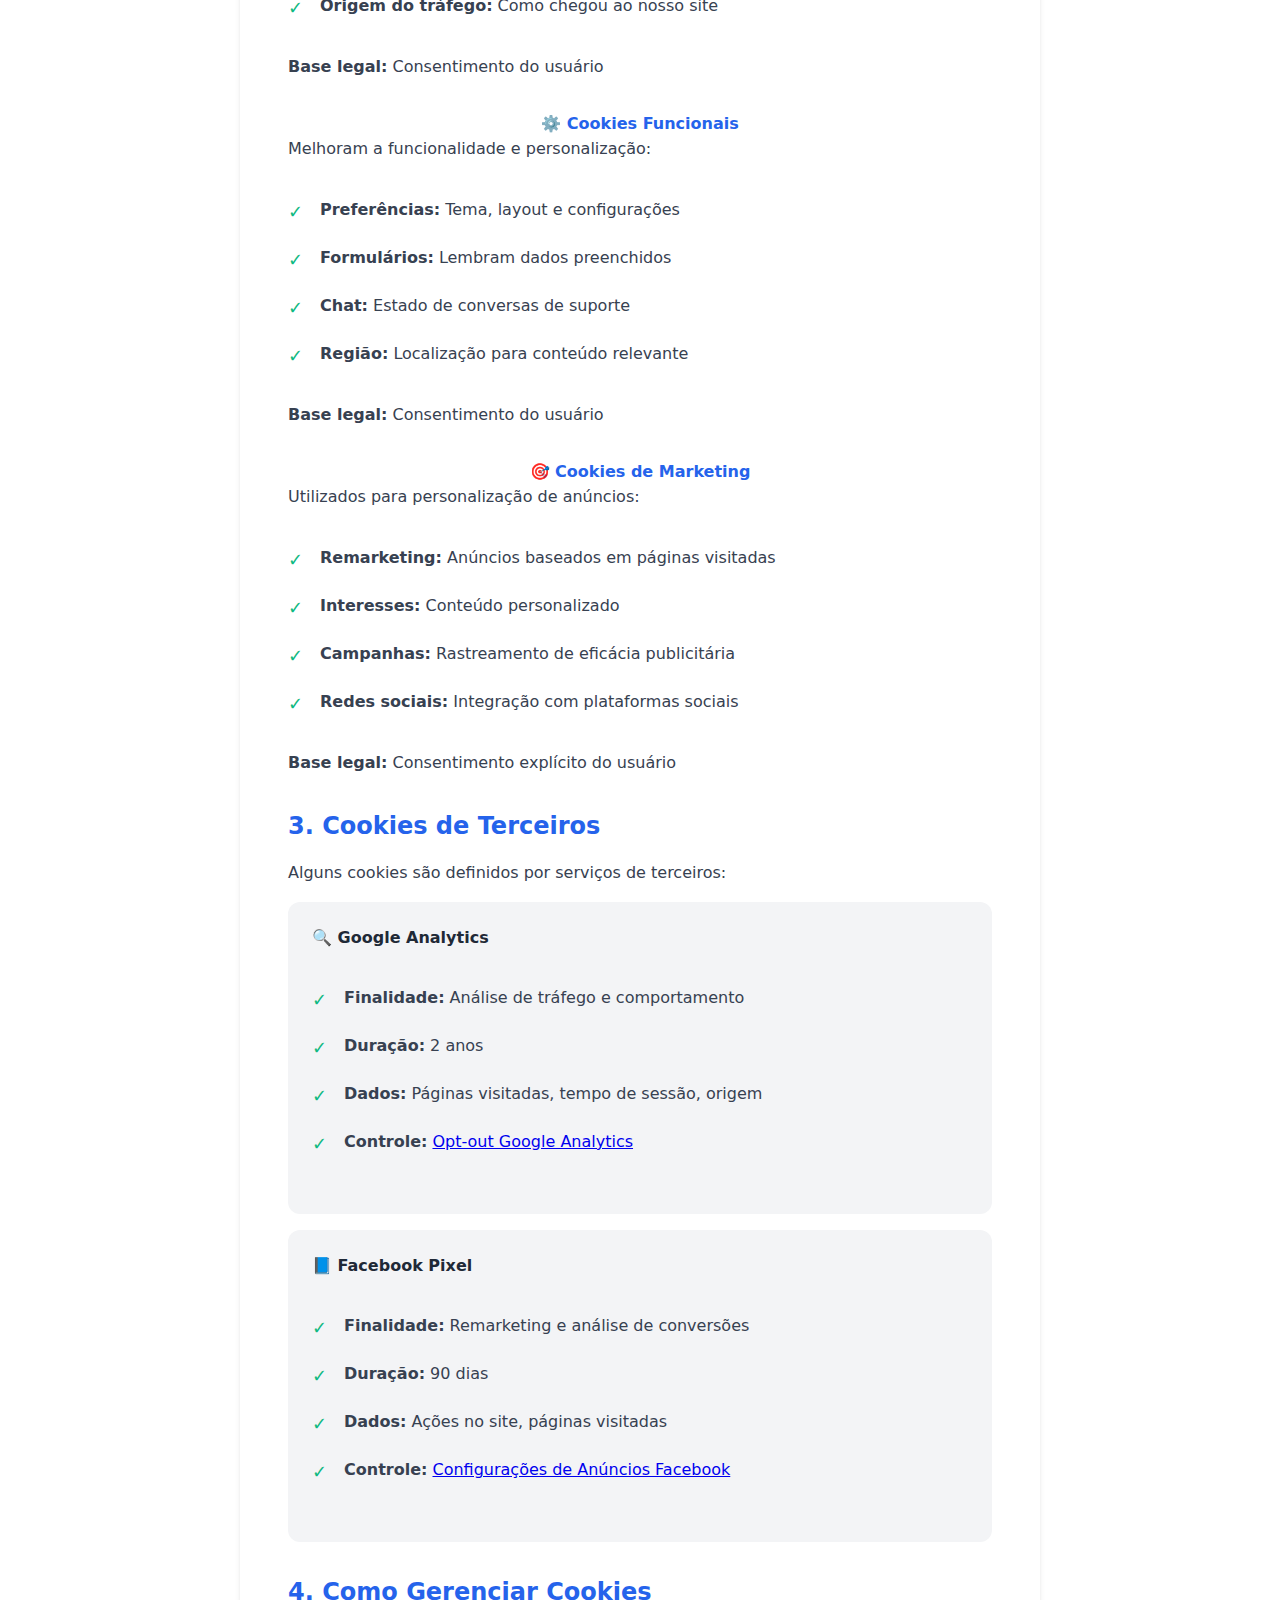
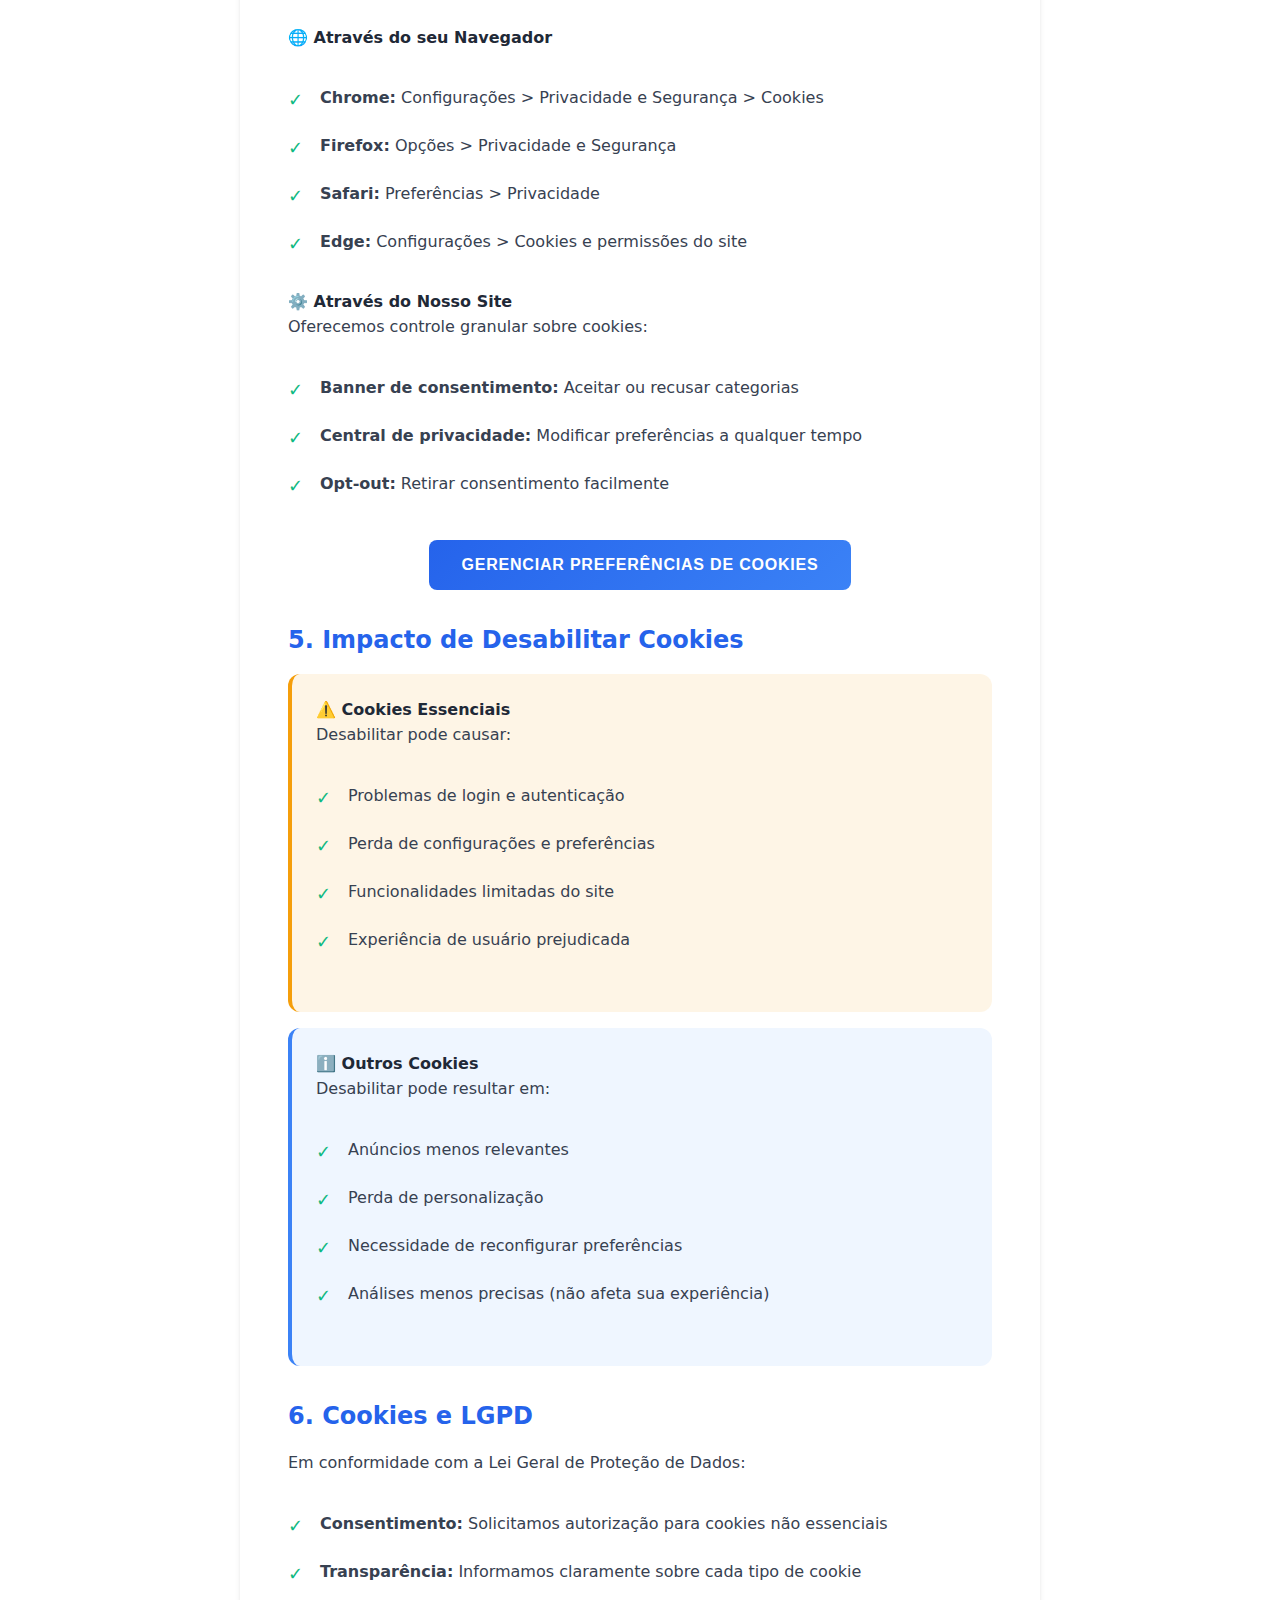
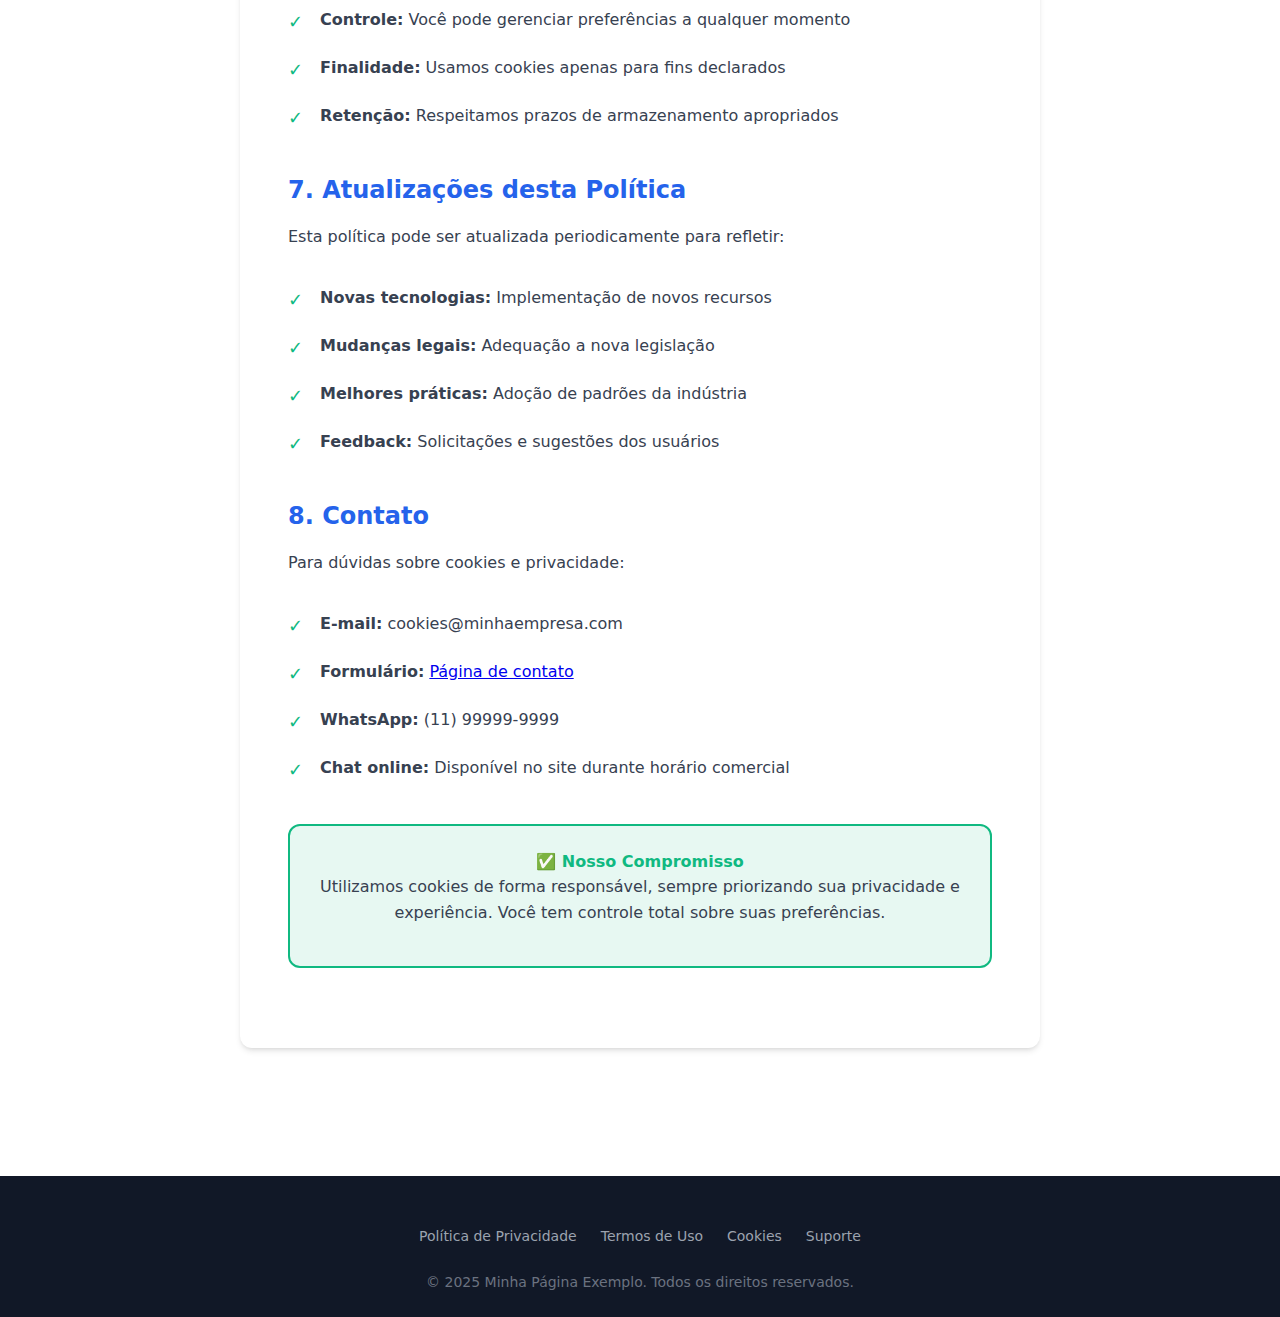
<file: src/pages/cookies.html>
<!DOCTYPE html>
<html lang="pt-BR">

<head>
    <meta charset="UTF-8">
    <meta name="viewport" content="width=device-width, initial-scale=1.0">
    <meta name="description"
        content="Política de Cookies - Como utilizamos cookies e tecnologias similares para melhorar sua experiência.">
    <title>Política de Cookies - Minha Página Exemplo</title>
    <link rel="stylesheet" href="../assets/css/main.css">
</head>

<body>
    <header class="site-header" role="banner">
        <div class="container">
            <div class="header-content">
                <h1 class="site-title">Política de Cookies</h1>
                <nav class="main-nav" role="navigation" aria-label="Navegação principal">
                    <ul>
                        <li><a href="../../index.html">Início</a></li>
                        <li><a href="sobre.html">Sobre</a></li>
                        <li><a href="contato.html">Contato</a></li>
                    </ul>
                </nav>
            </div>
        </div>
    </header>

    <main role="main">
        <section class="hero-banner" aria-labelledby="cookies-hero-title">
            <div class="container">
                <div class="hero-content">
                    <h2 id="cookies-hero-title">Como Usamos Cookies</h2>
                    <p>Transparência completa sobre cookies e tecnologias que utilizamos para melhorar sua experiência.
                    </p>
                </div>
            </div>
        </section>

        <section class="cards-section">
            <div class="container">
                <article class="about-content">
                    <p class="text-center"><small><strong>Última atualização:</strong> 19 de setembro de 2025</small>
                    </p>

                    <h3>1. O que são Cookies?</h3>
                    <p>Cookies são pequenos arquivos de texto armazenados no seu dispositivo quando você visita um site.
                        Eles ajudam o site a lembrar informações sobre sua visita, como suas preferências e
                        configurações.</p>

                    <ul class="values-list">
                        <li><strong>Funcionamento:</strong> Armazenam dados temporários no seu navegador</li>
                        <li><strong>Identificação:</strong> Não contêm informações pessoais identificáveis</li>
                        <li><strong>Segurança:</strong> Não podem executar programas ou transmitir vírus</li>
                        <li><strong>Controle:</strong> Você pode gerenciá-los através do navegador</li>
                    </ul>

                    <h3>2. Tipos de Cookies que Utilizamos</h3>

                    <h4 class="text-center" style="color: var(--primary-600); margin-top: 2rem;">🔧 Cookies Essenciais
                    </h4>
                    <p>Necessários para o funcionamento básico do site:</p>
                    <ul class="values-list">
                        <li><strong>Sessão:</strong> Mantêm você logado durante a visita</li>
                        <li><strong>Segurança:</strong> Protegem contra ataques de falsificação</li>
                        <li><strong>Carrinho:</strong> Lembram itens selecionados (se aplicável)</li>
                        <li><strong>Preferências básicas:</strong> Idioma e configurações essenciais</li>
                    </ul>
                    <p><strong>Base legal:</strong> Interesse legítimo (funcionamento do site)</p>

                    <h4 class="text-center" style="color: var(--primary-600); margin-top: 2rem;">📊 Cookies de
                        Performance</h4>
                    <p>Coletam informações sobre como você usa o site:</p>
                    <ul class="values-list">
                        <li><strong>Google Analytics:</strong> Análise de tráfego e comportamento</li>
                        <li><strong>Páginas visitadas:</strong> Conteúdo mais popular</li>
                        <li><strong>Tempo de permanência:</strong> Duração das sessões</li>
                        <li><strong>Origem do tráfego:</strong> Como chegou ao nosso site</li>
                    </ul>
                    <p><strong>Base legal:</strong> Consentimento do usuário</p>

                    <h4 class="text-center" style="color: var(--primary-600); margin-top: 2rem;">⚙️ Cookies Funcionais
                    </h4>
                    <p>Melhoram a funcionalidade e personalização:</p>
                    <ul class="values-list">
                        <li><strong>Preferências:</strong> Tema, layout e configurações</li>
                        <li><strong>Formulários:</strong> Lembram dados preenchidos</li>
                        <li><strong>Chat:</strong> Estado de conversas de suporte</li>
                        <li><strong>Região:</strong> Localização para conteúdo relevante</li>
                    </ul>
                    <p><strong>Base legal:</strong> Consentimento do usuário</p>

                    <h4 class="text-center" style="color: var(--primary-600); margin-top: 2rem;">🎯 Cookies de Marketing
                    </h4>
                    <p>Utilizados para personalização de anúncios:</p>
                    <ul class="values-list">
                        <li><strong>Remarketing:</strong> Anúncios baseados em páginas visitadas</li>
                        <li><strong>Interesses:</strong> Conteúdo personalizado</li>
                        <li><strong>Campanhas:</strong> Rastreamento de eficácia publicitária</li>
                        <li><strong>Redes sociais:</strong> Integração com plataformas sociais</li>
                    </ul>
                    <p><strong>Base legal:</strong> Consentimento explícito do usuário</p>

                    <h3>3. Cookies de Terceiros</h3>
                    <p>Alguns cookies são definidos por serviços de terceiros:</p>

                    <div
                        style="background: var(--gray-100); padding: 1.5rem; border-radius: var(--radius-lg); margin: 1rem 0;">
                        <h4>🔍 Google Analytics</h4>
                        <ul class="values-list">
                            <li><strong>Finalidade:</strong> Análise de tráfego e comportamento</li>
                            <li><strong>Duração:</strong> 2 anos</li>
                            <li><strong>Dados:</strong> Páginas visitadas, tempo de sessão, origem</li>
                            <li><strong>Controle:</strong> <a href="https://tools.google.com/dlpage/gaoptout"
                                    target="_blank" rel="noopener">Opt-out Google Analytics</a></li>
                        </ul>
                    </div>

                    <div
                        style="background: var(--gray-100); padding: 1.5rem; border-radius: var(--radius-lg); margin: 1rem 0;">
                        <h4>📘 Facebook Pixel</h4>
                        <ul class="values-list">
                            <li><strong>Finalidade:</strong> Remarketing e análise de conversões</li>
                            <li><strong>Duração:</strong> 90 dias</li>
                            <li><strong>Dados:</strong> Ações no site, páginas visitadas</li>
                            <li><strong>Controle:</strong> <a href="https://www.facebook.com/settings?tab=ads"
                                    target="_blank" rel="noopener">Configurações de Anúncios Facebook</a></li>
                        </ul>
                    </div>

                    <h3>4. Como Gerenciar Cookies</h3>

                    <h4>🌐 Através do seu Navegador</h4>
                    <ul class="values-list">
                        <li><strong>Chrome:</strong> Configurações > Privacidade e Segurança > Cookies</li>
                        <li><strong>Firefox:</strong> Opções > Privacidade e Segurança</li>
                        <li><strong>Safari:</strong> Preferências > Privacidade</li>
                        <li><strong>Edge:</strong> Configurações > Cookies e permissões do site</li>
                    </ul>

                    <h4>⚙️ Através do Nosso Site</h4>
                    <p>Oferecemos controle granular sobre cookies:</p>
                    <ul class="values-list">
                        <li><strong>Banner de consentimento:</strong> Aceitar ou recusar categorias</li>
                        <li><strong>Central de privacidade:</strong> Modificar preferências a qualquer tempo</li>
                        <li><strong>Opt-out:</strong> Retirar consentimento facilmente</li>
                    </ul>

                    <div style="text-align: center; margin: 2rem 0;">
                        <button class="submit-button"
                            onclick="alert('Funcionalidade de gerenciamento de cookies seria implementada aqui')">
                            Gerenciar Preferências de Cookies
                        </button>
                    </div>

                    <h3>5. Impacto de Desabilitar Cookies</h3>

                    <div
                        style="background: rgba(245, 158, 11, 0.1); padding: 1.5rem; border-radius: var(--radius-lg); margin: 1rem 0; border-left: 4px solid var(--warning);">
                        <h4>⚠️ Cookies Essenciais</h4>
                        <p>Desabilitar pode causar:</p>
                        <ul class="values-list">
                            <li>Problemas de login e autenticação</li>
                            <li>Perda de configurações e preferências</li>
                            <li>Funcionalidades limitadas do site</li>
                            <li>Experiência de usuário prejudicada</li>
                        </ul>
                    </div>

                    <div
                        style="background: var(--primary-50); padding: 1.5rem; border-radius: var(--radius-lg); margin: 1rem 0; border-left: 4px solid var(--primary-500);">
                        <h4>ℹ️ Outros Cookies</h4>
                        <p>Desabilitar pode resultar em:</p>
                        <ul class="values-list">
                            <li>Anúncios menos relevantes</li>
                            <li>Perda de personalização</li>
                            <li>Necessidade de reconfigurar preferências</li>
                            <li>Análises menos precisas (não afeta sua experiência)</li>
                        </ul>
                    </div>

                    <h3>6. Cookies e LGPD</h3>
                    <p>Em conformidade com a Lei Geral de Proteção de Dados:</p>
                    <ul class="values-list">
                        <li><strong>Consentimento:</strong> Solicitamos autorização para cookies não essenciais</li>
                        <li><strong>Transparência:</strong> Informamos claramente sobre cada tipo de cookie</li>
                        <li><strong>Controle:</strong> Você pode gerenciar preferências a qualquer momento</li>
                        <li><strong>Finalidade:</strong> Usamos cookies apenas para fins declarados</li>
                        <li><strong>Retenção:</strong> Respeitamos prazos de armazenamento apropriados</li>
                    </ul>

                    <h3>7. Atualizações desta Política</h3>
                    <p>Esta política pode ser atualizada periodicamente para refletir:</p>
                    <ul class="values-list">
                        <li><strong>Novas tecnologias:</strong> Implementação de novos recursos</li>
                        <li><strong>Mudanças legais:</strong> Adequação a nova legislação</li>
                        <li><strong>Melhores práticas:</strong> Adoção de padrões da indústria</li>
                        <li><strong>Feedback:</strong> Solicitações e sugestões dos usuários</li>
                    </ul>

                    <h3>8. Contato</h3>
                    <p>Para dúvidas sobre cookies e privacidade:</p>
                    <ul class="values-list">
                        <li><strong>E-mail:</strong> cookies@minhaempresa.com</li>
                        <li><strong>Formulário:</strong> <a href="contato.html">Página de contato</a></li>
                        <li><strong>WhatsApp:</strong> (11) 99999-9999</li>
                        <li><strong>Chat online:</strong> Disponível no site durante horário comercial</li>
                    </ul>

                    <div
                        style="background: rgba(16, 185, 129, 0.1); padding: 1.5rem; border-radius: var(--radius-lg); margin: 2rem 0; text-align: center; border: 2px solid var(--success);">
                        <h4 style="color: var(--success);">✅ Nosso Compromisso</h4>
                        <p>Utilizamos cookies de forma responsável, sempre priorizando sua privacidade e experiência.
                            Você tem controle total sobre suas preferências.</p>
                    </div>
                </article>
            </div>
        </section>
    </main>

    <footer class="site-footer" role="contentinfo">
        <div class="container">
            <div class="footer-content">
                <nav class="footer-nav" aria-label="Navegação do rodapé">
                    <ul>
                        <li><a href="politica-privacidade.html" rel="noopener">Política de Privacidade</a></li>
                        <li><a href="termos-uso.html" rel="noopener">Termos de Uso</a></li>
                        <li><a href="cookies.html" aria-current="page">Cookies</a></li>
                        <li><a href="suporte.html" rel="noopener">Suporte</a></li>
                    </ul>
                </nav>
                <p class="copyright">&copy; 2025 Minha Página Exemplo. Todos os direitos reservados.</p>
            </div>
        </div>
    </footer>
</body>

</html>
</file>
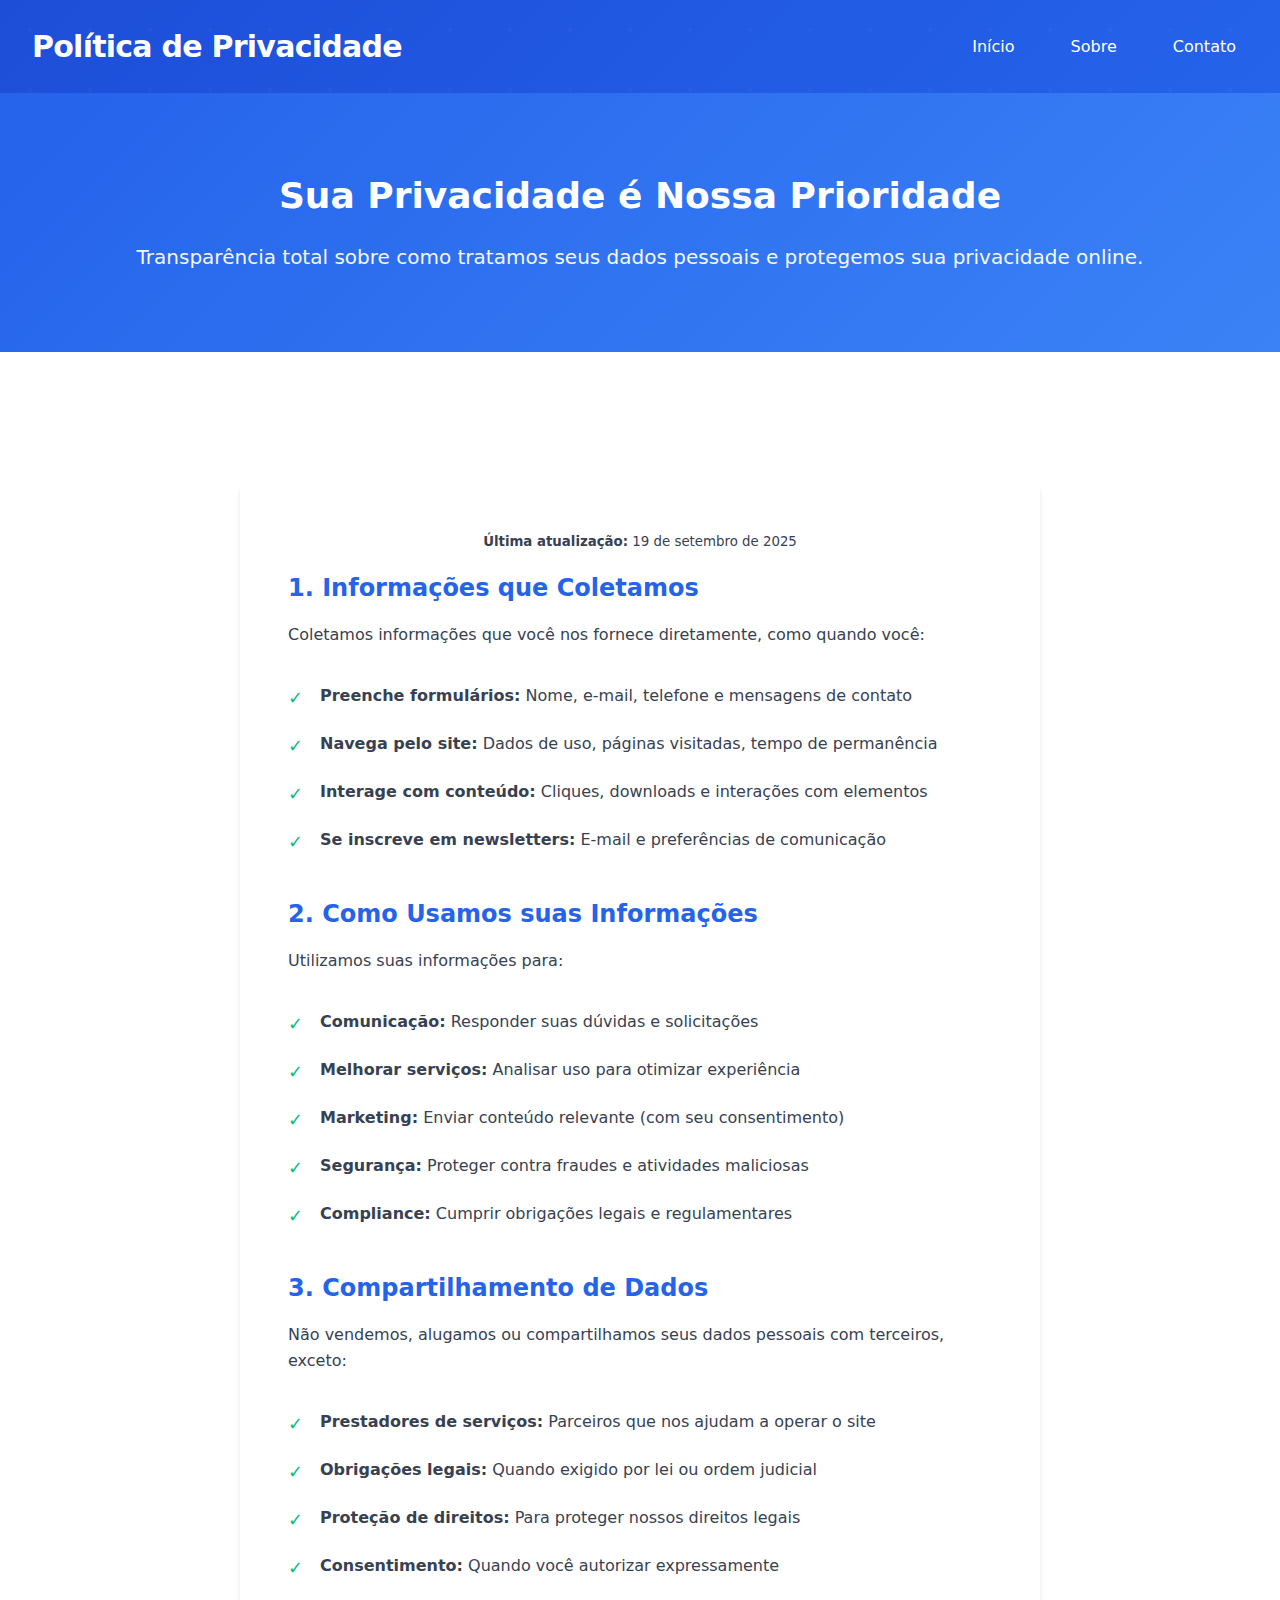
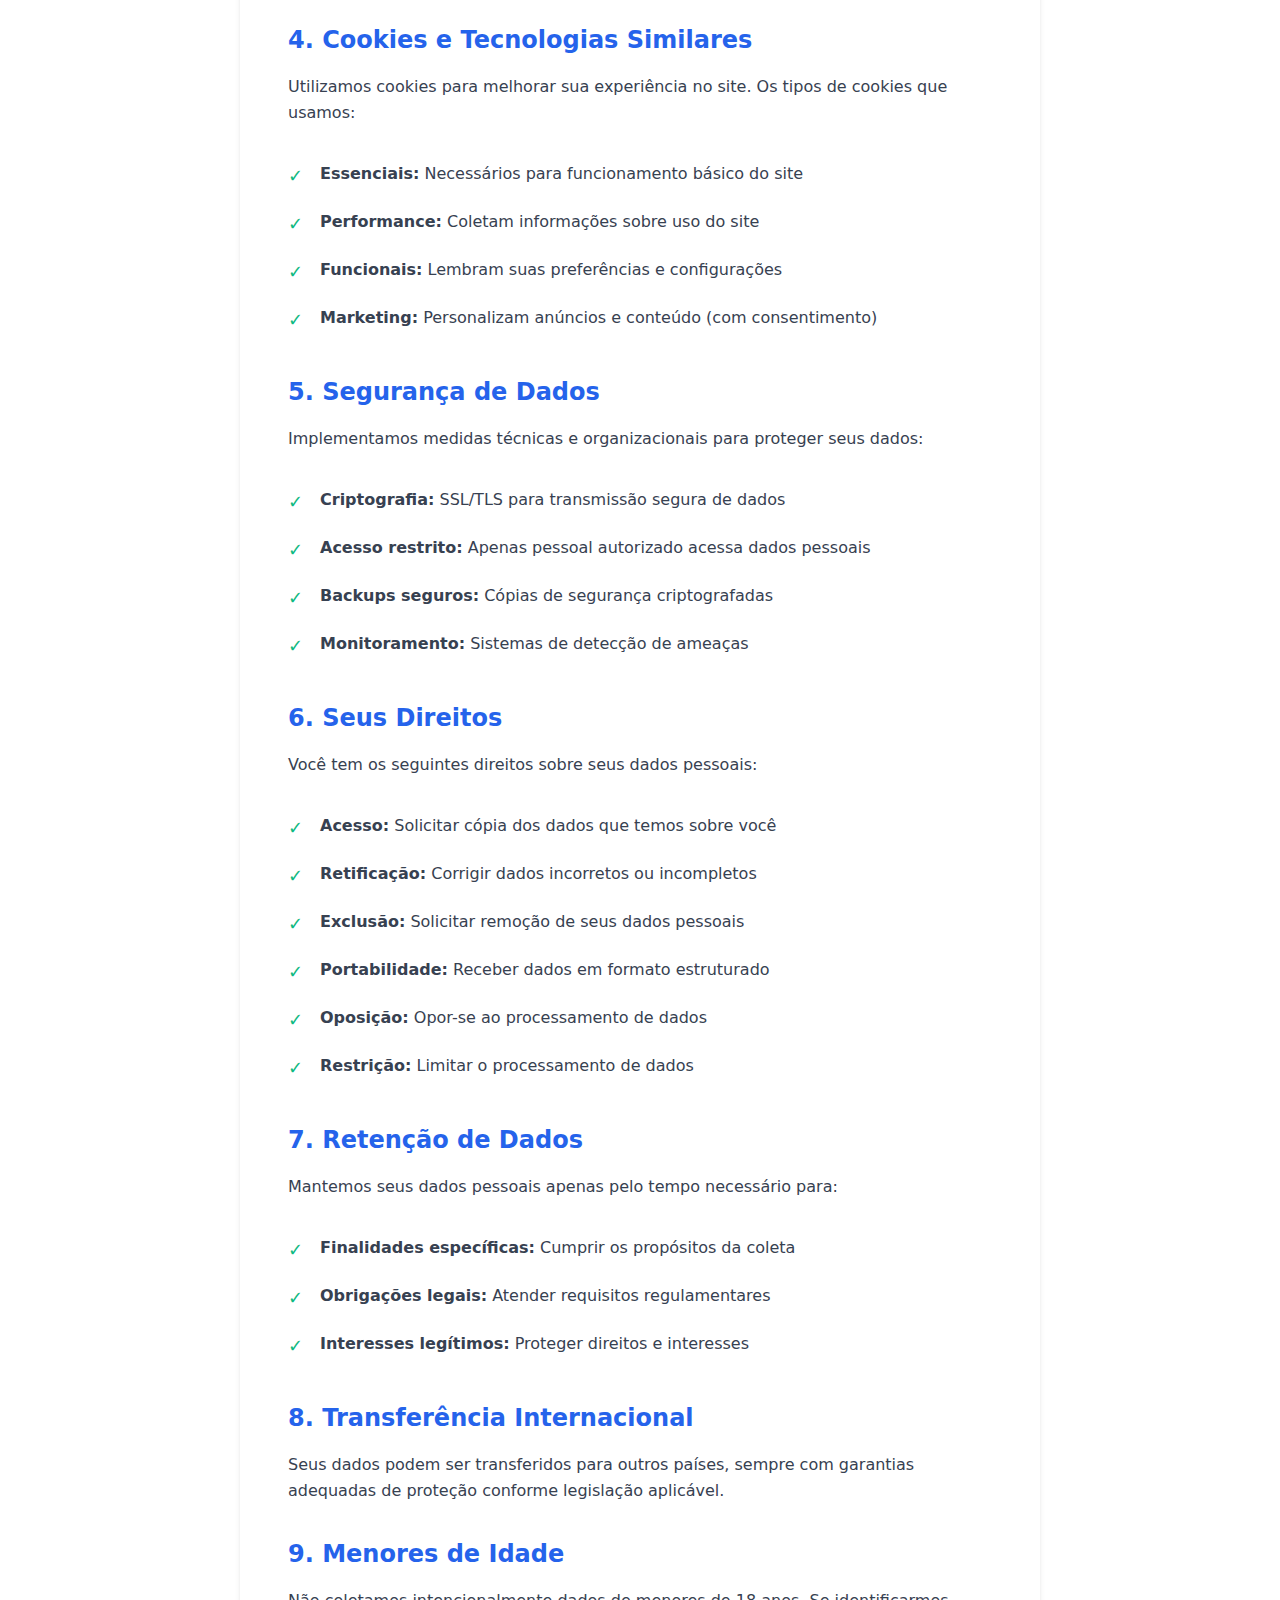
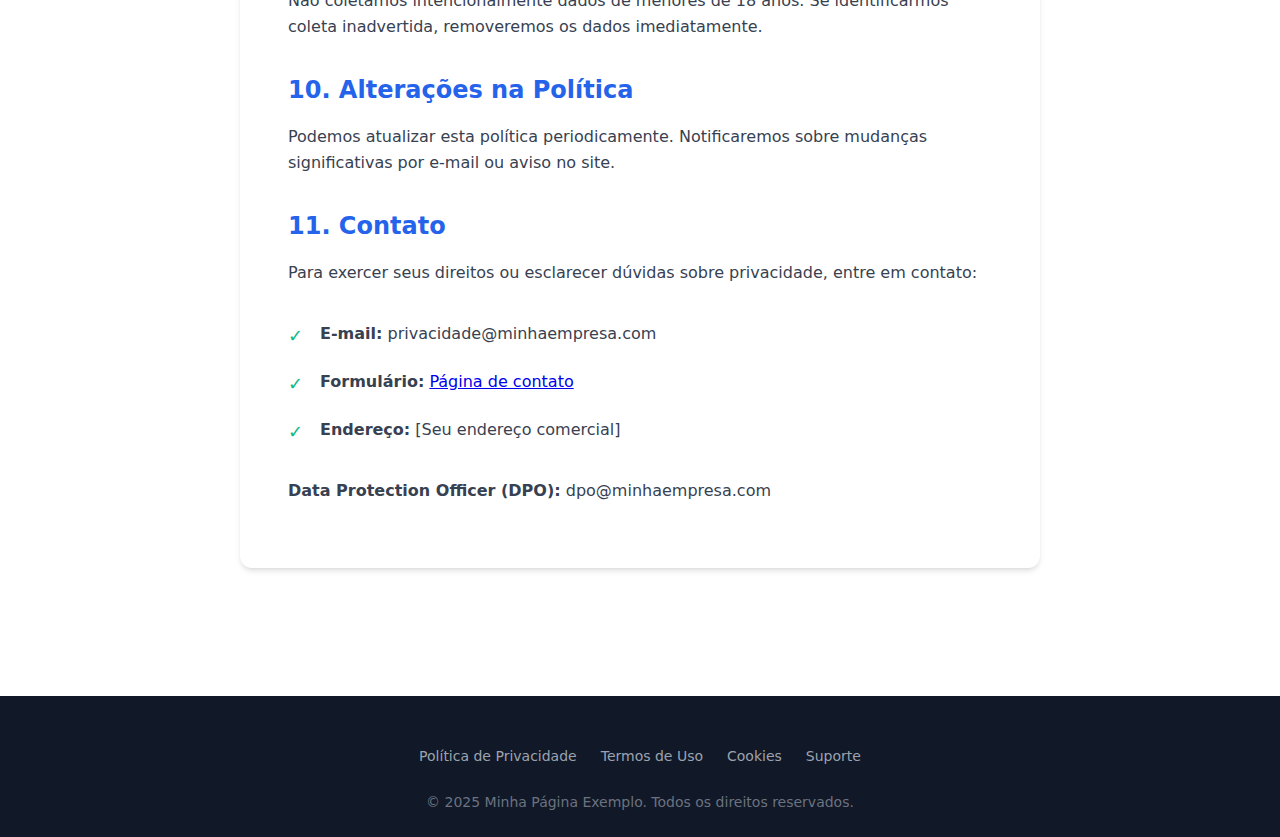
<file: src/pages/politica-privacidade.html>
<!DOCTYPE html>
<html lang="pt-BR">

<head>
    <meta charset="UTF-8">
    <meta name="viewport" content="width=device-width, initial-scale=1.0">
    <meta name="description"
        content="Política de Privacidade - Saiba como coletamos, usamos e protegemos seus dados pessoais.">
    <title>Política de Privacidade - Minha Página Exemplo</title>
    <link rel="stylesheet" href="../assets/css/main.css">
</head>

<body>
    <header class="site-header" role="banner">
        <div class="container">
            <div class="header-content">
                <h1 class="site-title">Política de Privacidade</h1>
                <nav class="main-nav" role="navigation" aria-label="Navegação principal">
                    <ul>
                        <li><a href="../../index.html">Início</a></li>
                        <li><a href="sobre.html">Sobre</a></li>
                        <li><a href="contato.html">Contato</a></li>
                    </ul>
                </nav>
            </div>
        </div>
    </header>

    <main role="main">
        <section class="hero-banner" aria-labelledby="privacy-hero-title">
            <div class="container">
                <div class="hero-content">
                    <h2 id="privacy-hero-title">Sua Privacidade é Nossa Prioridade</h2>
                    <p>Transparência total sobre como tratamos seus dados pessoais e protegemos sua privacidade online.
                    </p>
                </div>
            </div>
        </section>

        <section class="cards-section">
            <div class="container">
                <article class="about-content">
                    <p class="text-center"><small><strong>Última atualização:</strong> 19 de setembro de 2025</small>
                    </p>

                    <h3>1. Informações que Coletamos</h3>
                    <p>Coletamos informações que você nos fornece diretamente, como quando você:</p>
                    <ul class="values-list">
                        <li><strong>Preenche formulários:</strong> Nome, e-mail, telefone e mensagens de contato</li>
                        <li><strong>Navega pelo site:</strong> Dados de uso, páginas visitadas, tempo de permanência
                        </li>
                        <li><strong>Interage com conteúdo:</strong> Cliques, downloads e interações com elementos</li>
                        <li><strong>Se inscreve em newsletters:</strong> E-mail e preferências de comunicação</li>
                    </ul>

                    <h3>2. Como Usamos suas Informações</h3>
                    <p>Utilizamos suas informações para:</p>
                    <ul class="values-list">
                        <li><strong>Comunicação:</strong> Responder suas dúvidas e solicitações</li>
                        <li><strong>Melhorar serviços:</strong> Analisar uso para otimizar experiência</li>
                        <li><strong>Marketing:</strong> Enviar conteúdo relevante (com seu consentimento)</li>
                        <li><strong>Segurança:</strong> Proteger contra fraudes e atividades maliciosas</li>
                        <li><strong>Compliance:</strong> Cumprir obrigações legais e regulamentares</li>
                    </ul>

                    <h3>3. Compartilhamento de Dados</h3>
                    <p>Não vendemos, alugamos ou compartilhamos seus dados pessoais com terceiros, exceto:</p>
                    <ul class="values-list">
                        <li><strong>Prestadores de serviços:</strong> Parceiros que nos ajudam a operar o site</li>
                        <li><strong>Obrigações legais:</strong> Quando exigido por lei ou ordem judicial</li>
                        <li><strong>Proteção de direitos:</strong> Para proteger nossos direitos legais</li>
                        <li><strong>Consentimento:</strong> Quando você autorizar expressamente</li>
                    </ul>

                    <h3>4. Cookies e Tecnologias Similares</h3>
                    <p>Utilizamos cookies para melhorar sua experiência no site. Os tipos de cookies que usamos:</p>
                    <ul class="values-list">
                        <li><strong>Essenciais:</strong> Necessários para funcionamento básico do site</li>
                        <li><strong>Performance:</strong> Coletam informações sobre uso do site</li>
                        <li><strong>Funcionais:</strong> Lembram suas preferências e configurações</li>
                        <li><strong>Marketing:</strong> Personalizam anúncios e conteúdo (com consentimento)</li>
                    </ul>

                    <h3>5. Segurança de Dados</h3>
                    <p>Implementamos medidas técnicas e organizacionais para proteger seus dados:</p>
                    <ul class="values-list">
                        <li><strong>Criptografia:</strong> SSL/TLS para transmissão segura de dados</li>
                        <li><strong>Acesso restrito:</strong> Apenas pessoal autorizado acessa dados pessoais</li>
                        <li><strong>Backups seguros:</strong> Cópias de segurança criptografadas</li>
                        <li><strong>Monitoramento:</strong> Sistemas de detecção de ameaças</li>
                    </ul>

                    <h3>6. Seus Direitos</h3>
                    <p>Você tem os seguintes direitos sobre seus dados pessoais:</p>
                    <ul class="values-list">
                        <li><strong>Acesso:</strong> Solicitar cópia dos dados que temos sobre você</li>
                        <li><strong>Retificação:</strong> Corrigir dados incorretos ou incompletos</li>
                        <li><strong>Exclusão:</strong> Solicitar remoção de seus dados pessoais</li>
                        <li><strong>Portabilidade:</strong> Receber dados em formato estruturado</li>
                        <li><strong>Oposição:</strong> Opor-se ao processamento de dados</li>
                        <li><strong>Restrição:</strong> Limitar o processamento de dados</li>
                    </ul>

                    <h3>7. Retenção de Dados</h3>
                    <p>Mantemos seus dados pessoais apenas pelo tempo necessário para:</p>
                    <ul class="values-list">
                        <li><strong>Finalidades específicas:</strong> Cumprir os propósitos da coleta</li>
                        <li><strong>Obrigações legais:</strong> Atender requisitos regulamentares</li>
                        <li><strong>Interesses legítimos:</strong> Proteger direitos e interesses</li>
                    </ul>

                    <h3>8. Transferência Internacional</h3>
                    <p>Seus dados podem ser transferidos para outros países, sempre com garantias adequadas de proteção
                        conforme legislação aplicável.</p>

                    <h3>9. Menores de Idade</h3>
                    <p>Não coletamos intencionalmente dados de menores de 18 anos. Se identificarmos coleta inadvertida,
                        removeremos os dados imediatamente.</p>

                    <h3>10. Alterações na Política</h3>
                    <p>Podemos atualizar esta política periodicamente. Notificaremos sobre mudanças significativas por
                        e-mail ou aviso no site.</p>

                    <h3>11. Contato</h3>
                    <p>Para exercer seus direitos ou esclarecer dúvidas sobre privacidade, entre em contato:</p>
                    <ul class="values-list">
                        <li><strong>E-mail:</strong> privacidade@minhaempresa.com</li>
                        <li><strong>Formulário:</strong> <a href="contato.html">Página de contato</a></li>
                        <li><strong>Endereço:</strong> [Seu endereço comercial]</li>
                    </ul>

                    <p><strong>Data Protection Officer (DPO):</strong> dpo@minhaempresa.com</p>
                </article>
            </div>
        </section>
    </main>

    <footer class="site-footer" role="contentinfo">
        <div class="container">
            <div class="footer-content">
                <nav class="footer-nav" aria-label="Navegação do rodapé">
                    <ul>
                        <li><a href="politica-privacidade.html" aria-current="page">Política de Privacidade</a></li>
                        <li><a href="termos-uso.html" rel="noopener">Termos de Uso</a></li>
                        <li><a href="cookies.html" rel="noopener">Cookies</a></li>
                        <li><a href="suporte.html" rel="noopener">Suporte</a></li>
                    </ul>
                </nav>
                <p class="copyright">&copy; 2025 Minha Página Exemplo. Todos os direitos reservados.</p>
            </div>
        </div>
    </footer>
</body>

</html>
</file>
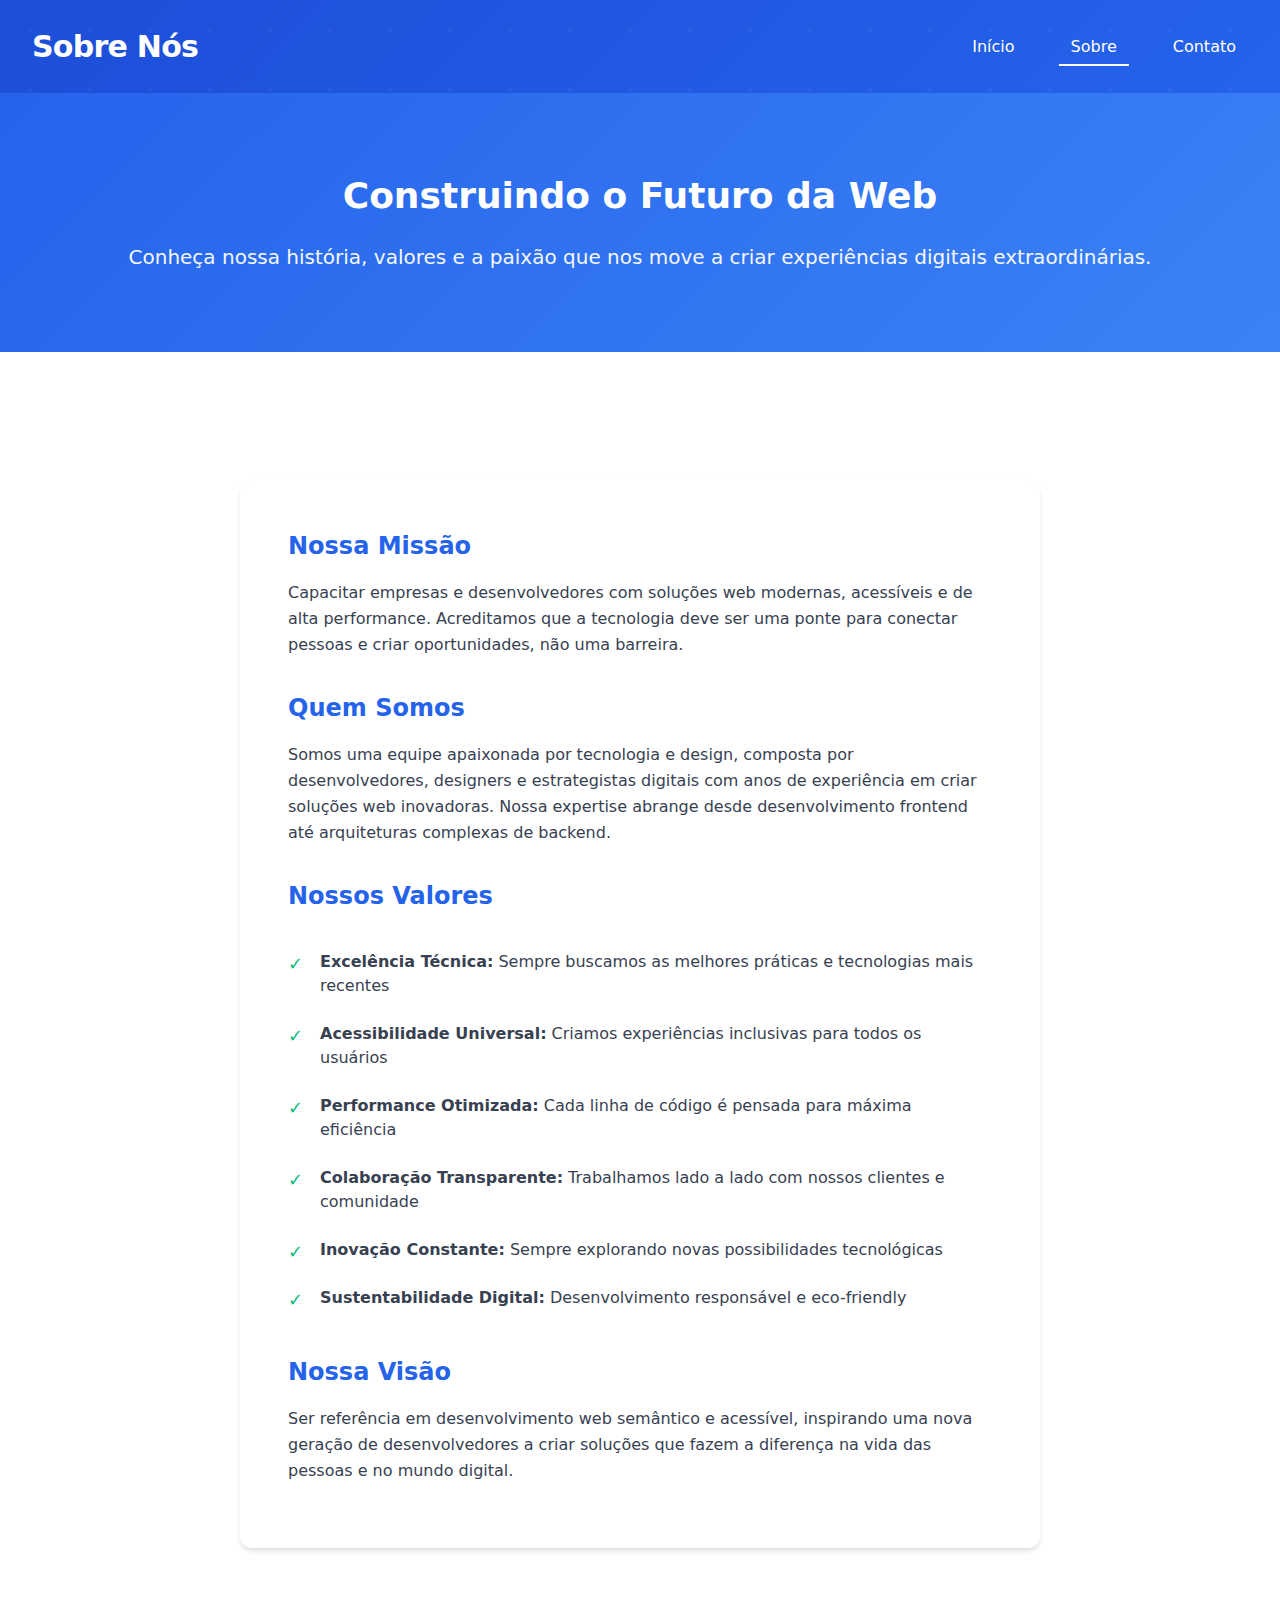
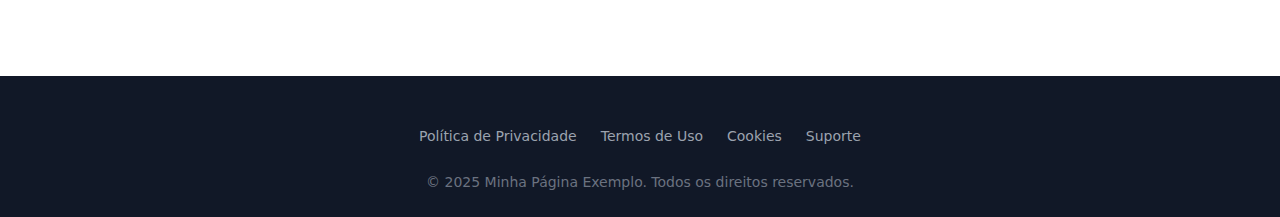
<file: src/pages/sobre.html>
<!DOCTYPE html>
<html lang="pt-BR">

<head>
    <meta charset="UTF-8">
    <meta name="viewport" content="width=device-width, initial-scale=1.0">
    <meta name="description"
        content="Conheça nossa missão, valores e equipe dedicada ao desenvolvimento web moderno e acessível.">
    <title>Sobre Nós - Minha Página Exemplo</title>
    <link rel="stylesheet" href="../assets/css/main.css">
</head>

<body>
    <header class="site-header" role="banner">
        <div class="container">
            <div class="header-content">
                <h1 class="site-title">Sobre Nós</h1>
                <nav class="main-nav" role="navigation" aria-label="Navegação principal">
                    <ul>
                        <li><a href="../../index.html">Início</a></li>
                        <li><a href="sobre.html" aria-current="page" class="active">Sobre</a></li>
                        <li><a href="contato.html">Contato</a></li>
                    </ul>
                </nav>
            </div>
        </div>
    </header>

    <main role="main">
        <section class="hero-banner" aria-labelledby="about-hero-title">
            <div class="container">
                <div class="hero-content">
                    <h2 id="about-hero-title">Construindo o Futuro da Web</h2>
                    <p>Conheça nossa história, valores e a paixão que nos move a criar experiências digitais
                        extraordinárias.</p>
                </div>
            </div>
        </section>

        <section class="cards-section">
            <div class="container">
                <article class="about-content">
                    <h3>Nossa Missão</h3>
                    <p>Capacitar empresas e desenvolvedores com soluções web modernas, acessíveis e de alta performance.
                        Acreditamos que a tecnologia deve ser uma ponte para conectar pessoas e criar oportunidades, não
                        uma barreira.</p>

                    <h3>Quem Somos</h3>
                    <p>Somos uma equipe apaixonada por tecnologia e design, composta por desenvolvedores, designers e
                        estrategistas digitais com anos de experiência em criar soluções web inovadoras. Nossa expertise
                        abrange desde desenvolvimento frontend até arquiteturas complexas de backend.</p>

                    <h3>Nossos Valores</h3>
                    <ul class="values-list">
                        <li><strong>Excelência Técnica:</strong> Sempre buscamos as melhores práticas e tecnologias mais
                            recentes</li>
                        <li><strong>Acessibilidade Universal:</strong> Criamos experiências inclusivas para todos os
                            usuários</li>
                        <li><strong>Performance Otimizada:</strong> Cada linha de código é pensada para máxima
                            eficiência</li>
                        <li><strong>Colaboração Transparente:</strong> Trabalhamos lado a lado com nossos clientes e
                            comunidade</li>
                        <li><strong>Inovação Constante:</strong> Sempre explorando novas possibilidades tecnológicas
                        </li>
                        <li><strong>Sustentabilidade Digital:</strong> Desenvolvimento responsável e eco-friendly</li>
                    </ul>

                    <h3>Nossa Visão</h3>
                    <p>Ser referência em desenvolvimento web semântico e acessível, inspirando uma nova geração de
                        desenvolvedores a criar soluções que fazem a diferença na vida das pessoas e no mundo digital.
                    </p>
                </article>
            </div>
        </section>
    </main>

    <footer class="site-footer" role="contentinfo">
        <div class="container">
            <div class="footer-content">
                <nav class="footer-nav" aria-label="Navegação do rodapé">
                    <ul>
                        <li><a href="politica-privacidade.html" rel="noopener">Política de Privacidade</a></li>
                        <li><a href="termos-uso.html" rel="noopener">Termos de Uso</a></li>
                        <li><a href="cookies.html" rel="noopener">Cookies</a></li>
                        <li><a href="suporte.html" rel="noopener">Suporte</a></li>
                    </ul>
                </nav>
                <p class="copyright">&copy; 2025 Minha Página Exemplo. Todos os direitos reservados.</p>
            </div>
        </div>
    </footer>
</body>

</html>
</file>
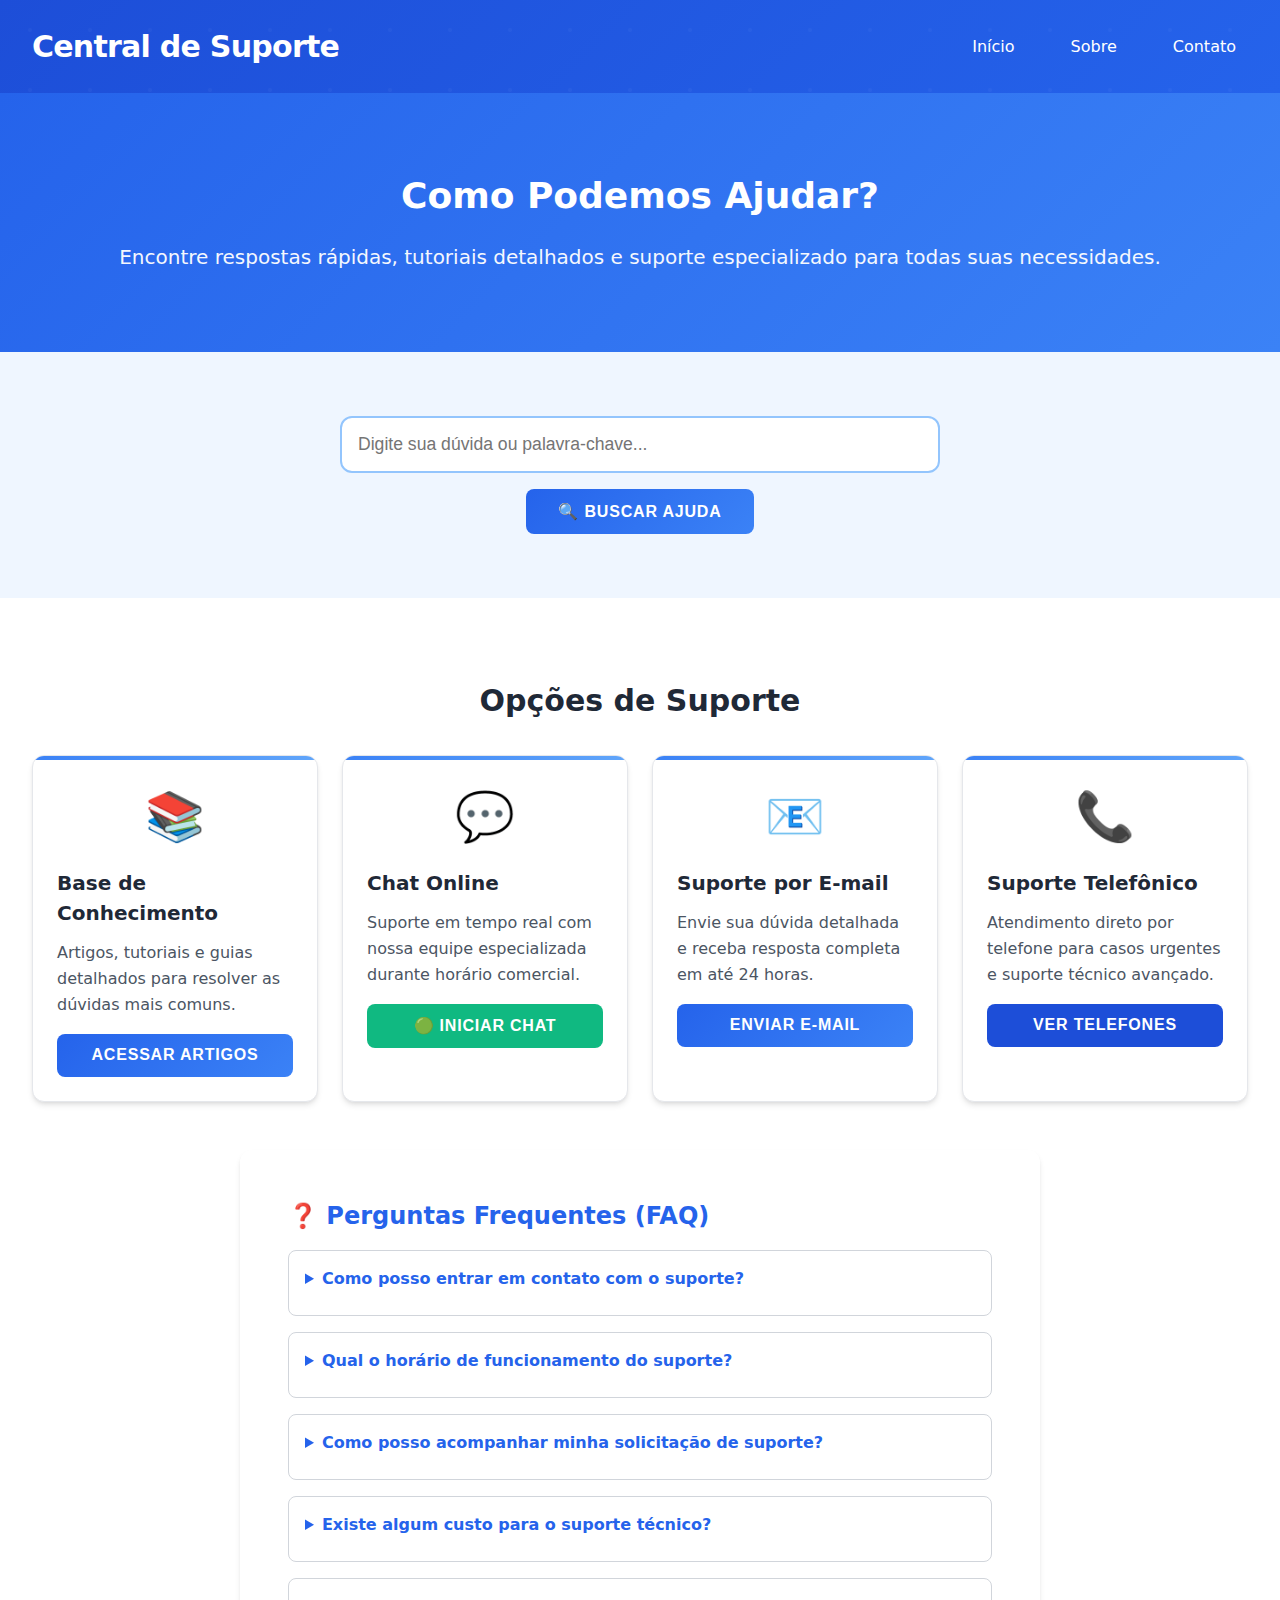
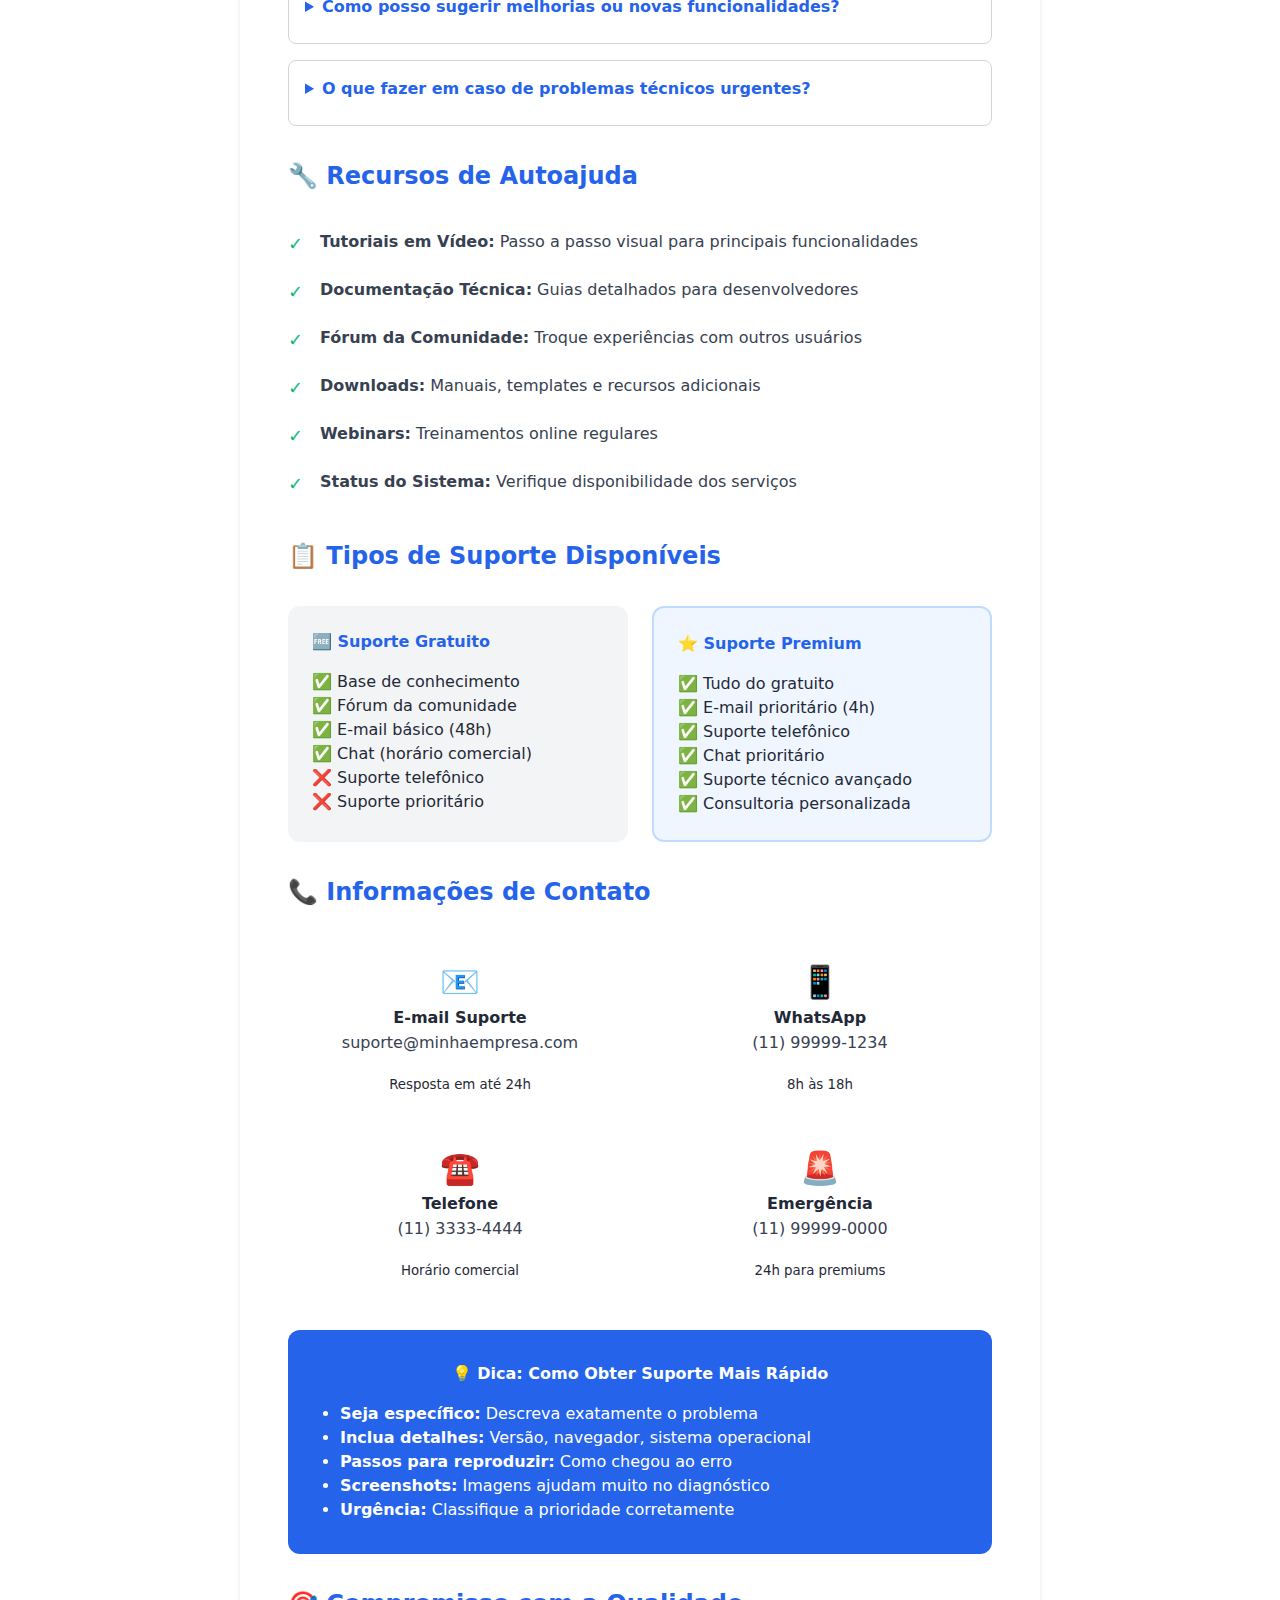
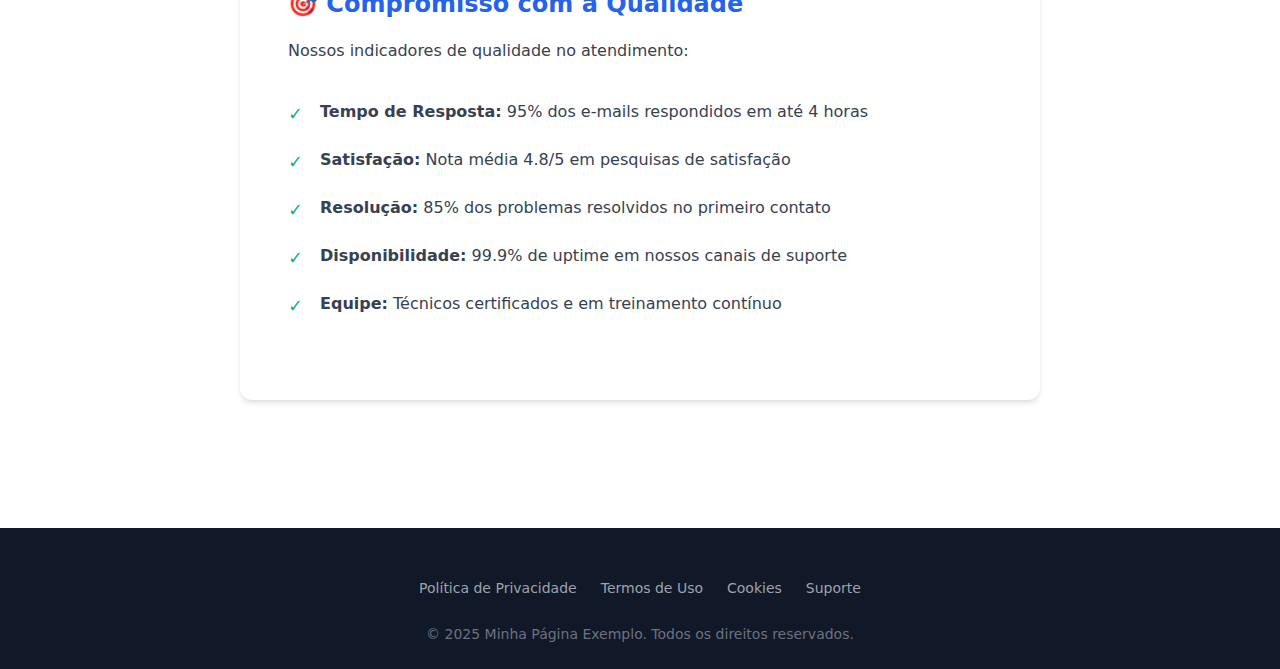
<file: src/pages/suporte.html>
<!DOCTYPE html>
<html lang="pt-BR">

<head>
    <meta charset="UTF-8">
    <meta name="viewport" content="width=device-width, initial-scale=1.0">
    <meta name="description"
        content="Central de Suporte - Tire suas dúvidas, encontre tutoriais e obtenha ajuda especializada.">
    <title>Suporte - Minha Página Exemplo</title>
    <link rel="stylesheet" href="../assets/css/main.css">
</head>

<body>
    <header class="site-header" role="banner">
        <div class="container">
            <div class="header-content">
                <h1 class="site-title">Central de Suporte</h1>
                <nav class="main-nav" role="navigation" aria-label="Navegação principal">
                    <ul>
                        <li><a href="../../index.html">Início</a></li>
                        <li><a href="sobre.html">Sobre</a></li>
                        <li><a href="contato.html">Contato</a></li>
                    </ul>
                </nav>
            </div>
        </div>
    </header>

    <main role="main">
        <section class="hero-banner" aria-labelledby="support-hero-title">
            <div class="container">
                <div class="hero-content">
                    <h2 id="support-hero-title">Como Podemos Ajudar?</h2>
                    <p>Encontre respostas rápidas, tutoriais detalhados e suporte especializado para todas suas
                        necessidades.</p>
                </div>
            </div>
        </section>

        <section class="quote-section" aria-labelledby="search-section">
            <div class="container">
                <div class="quote-content">
                    <h2 id="search-section" class="visually-hidden">Busca de Suporte</h2>
                    <div style="max-width: 600px; margin: 0 auto;">
                        <input type="search" placeholder="Digite sua dúvida ou palavra-chave..."
                            style="width: 100%; padding: 1rem; border: 2px solid var(--primary-300); border-radius: var(--radius-lg); font-size: 1.1rem; margin-bottom: 1rem;"
                            aria-label="Buscar no suporte">
                        <button class="submit-button" style="padding: 0.8rem 2rem;"
                            onclick="alert('Funcionalidade de busca seria implementada aqui')">
                            🔍 Buscar Ajuda
                        </button>
                    </div>
                </div>
            </div>
        </section>

        <section class="cards-section" aria-labelledby="support-options">
            <div class="container">
                <h2 id="support-options" class="text-center"
                    style="margin-bottom: 2rem; font-size: var(--font-size-3xl);">Opções de Suporte</h2>

                <div class="cards-grid" style="margin-bottom: 3rem;">
                    <article class="card">
                        <div style="text-align: center; font-size: 3rem; margin-bottom: 1rem;">📚</div>
                        <h3>Base de Conhecimento</h3>
                        <p>Artigos, tutoriais e guias detalhados para resolver as dúvidas mais comuns.</p>
                        <div style="margin-top: 1rem;">
                            <button class="submit-button" style="width: 100%; padding: 0.8rem;"
                                onclick="alert('Redirecionaria para base de conhecimento')">
                                Acessar Artigos
                            </button>
                        </div>
                    </article>

                    <article class="card">
                        <div style="text-align: center; font-size: 3rem; margin-bottom: 1rem;">💬</div>
                        <h3>Chat Online</h3>
                        <p>Suporte em tempo real com nossa equipe especializada durante horário comercial.</p>
                        <div style="margin-top: 1rem;">
                            <button class="submit-button"
                                style="width: 100%; padding: 0.8rem; background: var(--success);"
                                onclick="alert('Abriria chat de suporte')">
                                🟢 Iniciar Chat
                            </button>
                        </div>
                    </article>

                    <article class="card">
                        <div style="text-align: center; font-size: 3rem; margin-bottom: 1rem;">📧</div>
                        <h3>Suporte por E-mail</h3>
                        <p>Envie sua dúvida detalhada e receba resposta completa em até 24 horas.</p>
                        <div style="margin-top: 1rem;">
                            <button class="submit-button" style="width: 100%; padding: 0.8rem;"
                                onclick="window.location.href='contato.html'">
                                Enviar E-mail
                            </button>
                        </div>
                    </article>

                    <article class="card">
                        <div style="text-align: center; font-size: 3rem; margin-bottom: 1rem;">📞</div>
                        <h3>Suporte Telefônico</h3>
                        <p>Atendimento direto por telefone para casos urgentes e suporte técnico avançado.</p>
                        <div style="margin-top: 1rem;">
                            <button class="submit-button"
                                style="width: 100%; padding: 0.8rem; background: var(--primary-700);"
                                onclick="alert('Mostraria números de telefone')">
                                Ver Telefones
                            </button>
                        </div>
                    </article>
                </div>

                <div class="about-content">
                    <h3>❓ Perguntas Frequentes (FAQ)</h3>

                    <details
                        style="margin-bottom: 1rem; border: 1px solid var(--gray-300); border-radius: var(--radius-md); padding: 1rem;">
                        <summary
                            style="font-weight: 600; color: var(--primary-600); cursor: pointer; margin-bottom: 0.5rem;">
                            Como posso entrar em contato com o suporte?
                        </summary>
                        <p>Oferecemos múltiplos canais: chat online (horário comercial), e-mail (24h), telefone
                            (urgências) e formulário de contato. Escolha a opção que melhor se adequa à sua necessidade.
                        </p>
                    </details>

                    <details
                        style="margin-bottom: 1rem; border: 1px solid var(--gray-300); border-radius: var(--radius-md); padding: 1rem;">
                        <summary
                            style="font-weight: 600; color: var(--primary-600); cursor: pointer; margin-bottom: 0.5rem;">
                            Qual o horário de funcionamento do suporte?
                        </summary>
                        <p><strong>Chat e Telefone:</strong> Segunda a sexta, 8h às 18h<br>
                            <strong>E-mail:</strong> 24/7 (resposta em até 24h)<br>
                            <strong>Emergências:</strong> Disponível 24/7 para clientes premium
                        </p>
                    </details>

                    <details
                        style="margin-bottom: 1rem; border: 1px solid var(--gray-300); border-radius: var(--radius-md); padding: 1rem;">
                        <summary
                            style="font-weight: 600; color: var(--primary-600); cursor: pointer; margin-bottom: 0.5rem;">
                            Como posso acompanhar minha solicitação de suporte?
                        </summary>
                        <p>Toda solicitação recebe um número de protocolo. Você pode acompanhar o status por e-mail ou
                            através do portal do cliente com seu login e senha.</p>
                    </details>

                    <details
                        style="margin-bottom: 1rem; border: 1px solid var(--gray-300); border-radius: var(--radius-md); padding: 1rem;">
                        <summary
                            style="font-weight: 600; color: var(--primary-600); cursor: pointer; margin-bottom: 0.5rem;">
                            Existe algum custo para o suporte técnico?
                        </summary>
                        <p>O suporte básico é gratuito para todos os usuários. Suporte avançado, consultoria
                            personalizada e suporte prioritário estão disponíveis em planos premium.</p>
                    </details>

                    <details
                        style="margin-bottom: 1rem; border: 1px solid var(--gray-300); border-radius: var(--radius-md); padding: 1rem;">
                        <summary
                            style="font-weight: 600; color: var(--primary-600); cursor: pointer; margin-bottom: 0.5rem;">
                            Como posso sugerir melhorias ou novas funcionalidades?
                        </summary>
                        <p>Adoramos receber feedback! Use nosso formulário de sugestões, envie e-mail para
                            sugestoes@minhaempresa.com ou participe de nossa comunidade online.</p>
                    </details>

                    <details
                        style="margin-bottom: 1rem; border: 1px solid var(--gray-300); border-radius: var(--radius-md); padding: 1rem;">
                        <summary
                            style="font-weight: 600; color: var(--primary-600); cursor: pointer; margin-bottom: 0.5rem;">
                            O que fazer em caso de problemas técnicos urgentes?
                        </summary>
                        <p>Para emergências, use nosso canal prioritário: (11) 99999-0000 ou emergency@minhaempresa.com.
                            Descreva o problema, impacto e urgência para atendimento imediato.</p>
                    </details>

                    <h3>🔧 Recursos de Autoajuda</h3>
                    <ul class="values-list">
                        <li><strong>Tutoriais em Vídeo:</strong> Passo a passo visual para principais funcionalidades
                        </li>
                        <li><strong>Documentação Técnica:</strong> Guias detalhados para desenvolvedores</li>
                        <li><strong>Fórum da Comunidade:</strong> Troque experiências com outros usuários</li>
                        <li><strong>Downloads:</strong> Manuais, templates e recursos adicionais</li>
                        <li><strong>Webinars:</strong> Treinamentos online regulares</li>
                        <li><strong>Status do Sistema:</strong> Verifique disponibilidade dos serviços</li>
                    </ul>

                    <h3>📋 Tipos de Suporte Disponíveis</h3>

                    <div
                        style="display: grid; grid-template-columns: repeat(auto-fit, minmax(300px, 1fr)); gap: 1.5rem; margin: 2rem 0;">
                        <div style="background: var(--gray-100); padding: 1.5rem; border-radius: var(--radius-lg);">
                            <h4 style="color: var(--primary-600); margin-bottom: 1rem;">🆓 Suporte Gratuito</h4>
                            <ul style="list-style: none; padding: 0;">
                                <li>✅ Base de conhecimento</li>
                                <li>✅ Fórum da comunidade</li>
                                <li>✅ E-mail básico (48h)</li>
                                <li>✅ Chat (horário comercial)</li>
                                <li>❌ Suporte telefônico</li>
                                <li>❌ Suporte prioritário</li>
                            </ul>
                        </div>

                        <div
                            style="background: var(--primary-50); padding: 1.5rem; border-radius: var(--radius-lg); border: 2px solid var(--primary-200);">
                            <h4 style="color: var(--primary-600); margin-bottom: 1rem;">⭐ Suporte Premium</h4>
                            <ul style="list-style: none; padding: 0;">
                                <li>✅ Tudo do gratuito</li>
                                <li>✅ E-mail prioritário (4h)</li>
                                <li>✅ Suporte telefônico</li>
                                <li>✅ Chat prioritário</li>
                                <li>✅ Suporte técnico avançado</li>
                                <li>✅ Consultoria personalizada</li>
                            </ul>
                        </div>
                    </div>

                    <h3>📞 Informações de Contato</h3>
                    <div
                        style="display: grid; grid-template-columns: repeat(auto-fit, minmax(250px, 1fr)); gap: 1rem; margin: 2rem 0;">
                        <div style="text-align: center; padding: 1rem;">
                            <div style="font-size: 2rem;">📧</div>
                            <h4>E-mail Suporte</h4>
                            <p>suporte@minhaempresa.com</p>
                            <small>Resposta em até 24h</small>
                        </div>
                        <div style="text-align: center; padding: 1rem;">
                            <div style="font-size: 2rem;">📱</div>
                            <h4>WhatsApp</h4>
                            <p>(11) 99999-1234</p>
                            <small>8h às 18h</small>
                        </div>
                        <div style="text-align: center; padding: 1rem;">
                            <div style="font-size: 2rem;">☎️</div>
                            <h4>Telefone</h4>
                            <p>(11) 3333-4444</p>
                            <small>Horário comercial</small>
                        </div>
                        <div style="text-align: center; padding: 1rem;">
                            <div style="font-size: 2rem;">🚨</div>
                            <h4>Emergência</h4>
                            <p>(11) 99999-0000</p>
                            <small>24h para premiums</small>
                        </div>
                    </div>

                    <div
                        style="background: var(--primary-600); color: white; padding: 2rem; border-radius: var(--radius-lg); text-align: center; margin: 2rem 0;">
                        <h4 style="color: white; margin-bottom: 1rem;">💡 Dica: Como Obter Suporte Mais Rápido</h4>
                        <ul style="text-align: left; max-width: 600px; margin: 0 auto;">
                            <li><strong>Seja específico:</strong> Descreva exatamente o problema</li>
                            <li><strong>Inclua detalhes:</strong> Versão, navegador, sistema operacional</li>
                            <li><strong>Passos para reproduzir:</strong> Como chegou ao erro</li>
                            <li><strong>Screenshots:</strong> Imagens ajudam muito no diagnóstico</li>
                            <li><strong>Urgência:</strong> Classifique a prioridade corretamente</li>
                        </ul>
                    </div>

                    <h3>🎯 Compromisso com a Qualidade</h3>
                    <p>Nossos indicadores de qualidade no atendimento:</p>
                    <ul class="values-list">
                        <li><strong>Tempo de Resposta:</strong> 95% dos e-mails respondidos em até 4 horas</li>
                        <li><strong>Satisfação:</strong> Nota média 4.8/5 em pesquisas de satisfação</li>
                        <li><strong>Resolução:</strong> 85% dos problemas resolvidos no primeiro contato</li>
                        <li><strong>Disponibilidade:</strong> 99.9% de uptime em nossos canais de suporte</li>
                        <li><strong>Equipe:</strong> Técnicos certificados e em treinamento contínuo</li>
                    </ul>
                    </article>
                </div>
        </section>
    </main>

    <footer class="site-footer" role="contentinfo">
        <div class="container">
            <div class="footer-content">
                <nav class="footer-nav" aria-label="Navegação do rodapé">
                    <ul>
                        <li><a href="politica-privacidade.html" rel="noopener">Política de Privacidade</a></li>
                        <li><a href="termos-uso.html" rel="noopener">Termos de Uso</a></li>
                        <li><a href="cookies.html" rel="noopener">Cookies</a></li>
                        <li><a href="suporte.html" aria-current="page">Suporte</a></li>
                    </ul>
                </nav>
                <p class="copyright">&copy; 2025 Minha Página Exemplo. Todos os direitos reservados.</p>
            </div>
        </div>
    </footer>
</body>

</html>
</file>
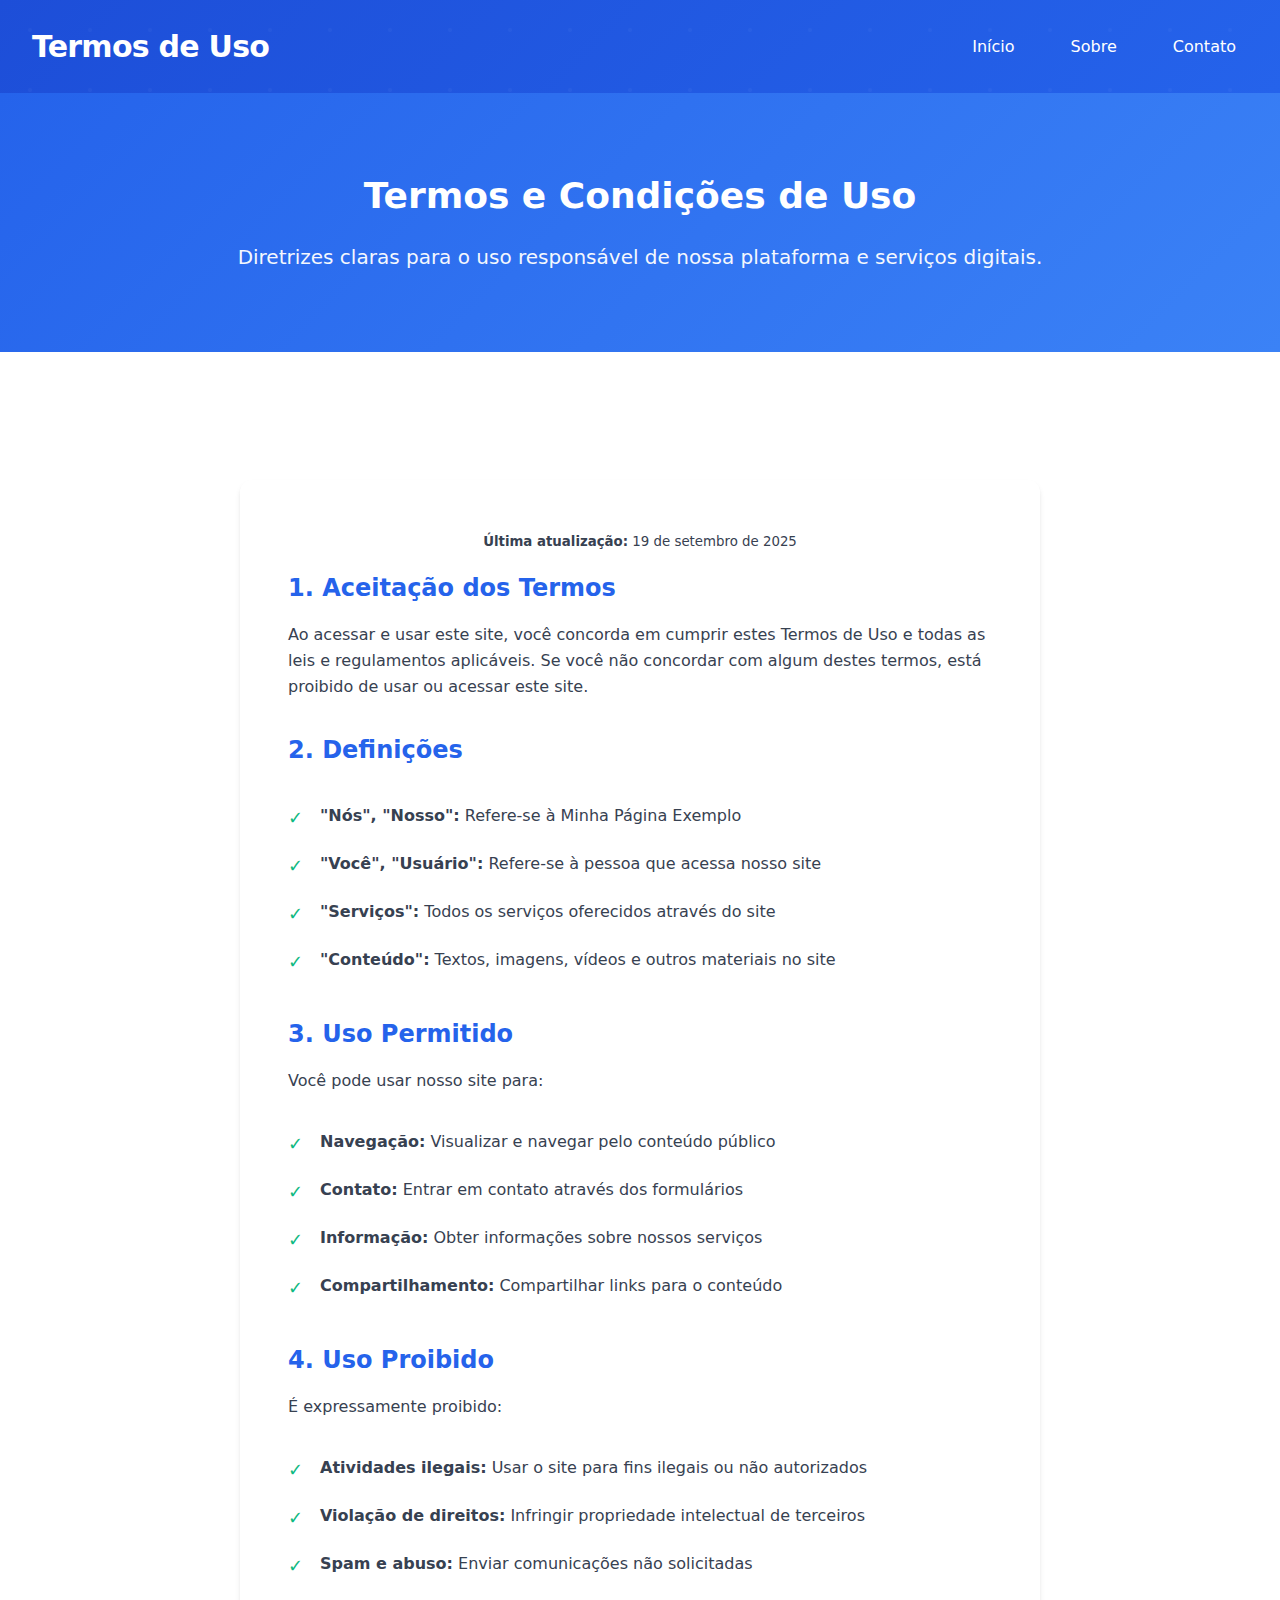
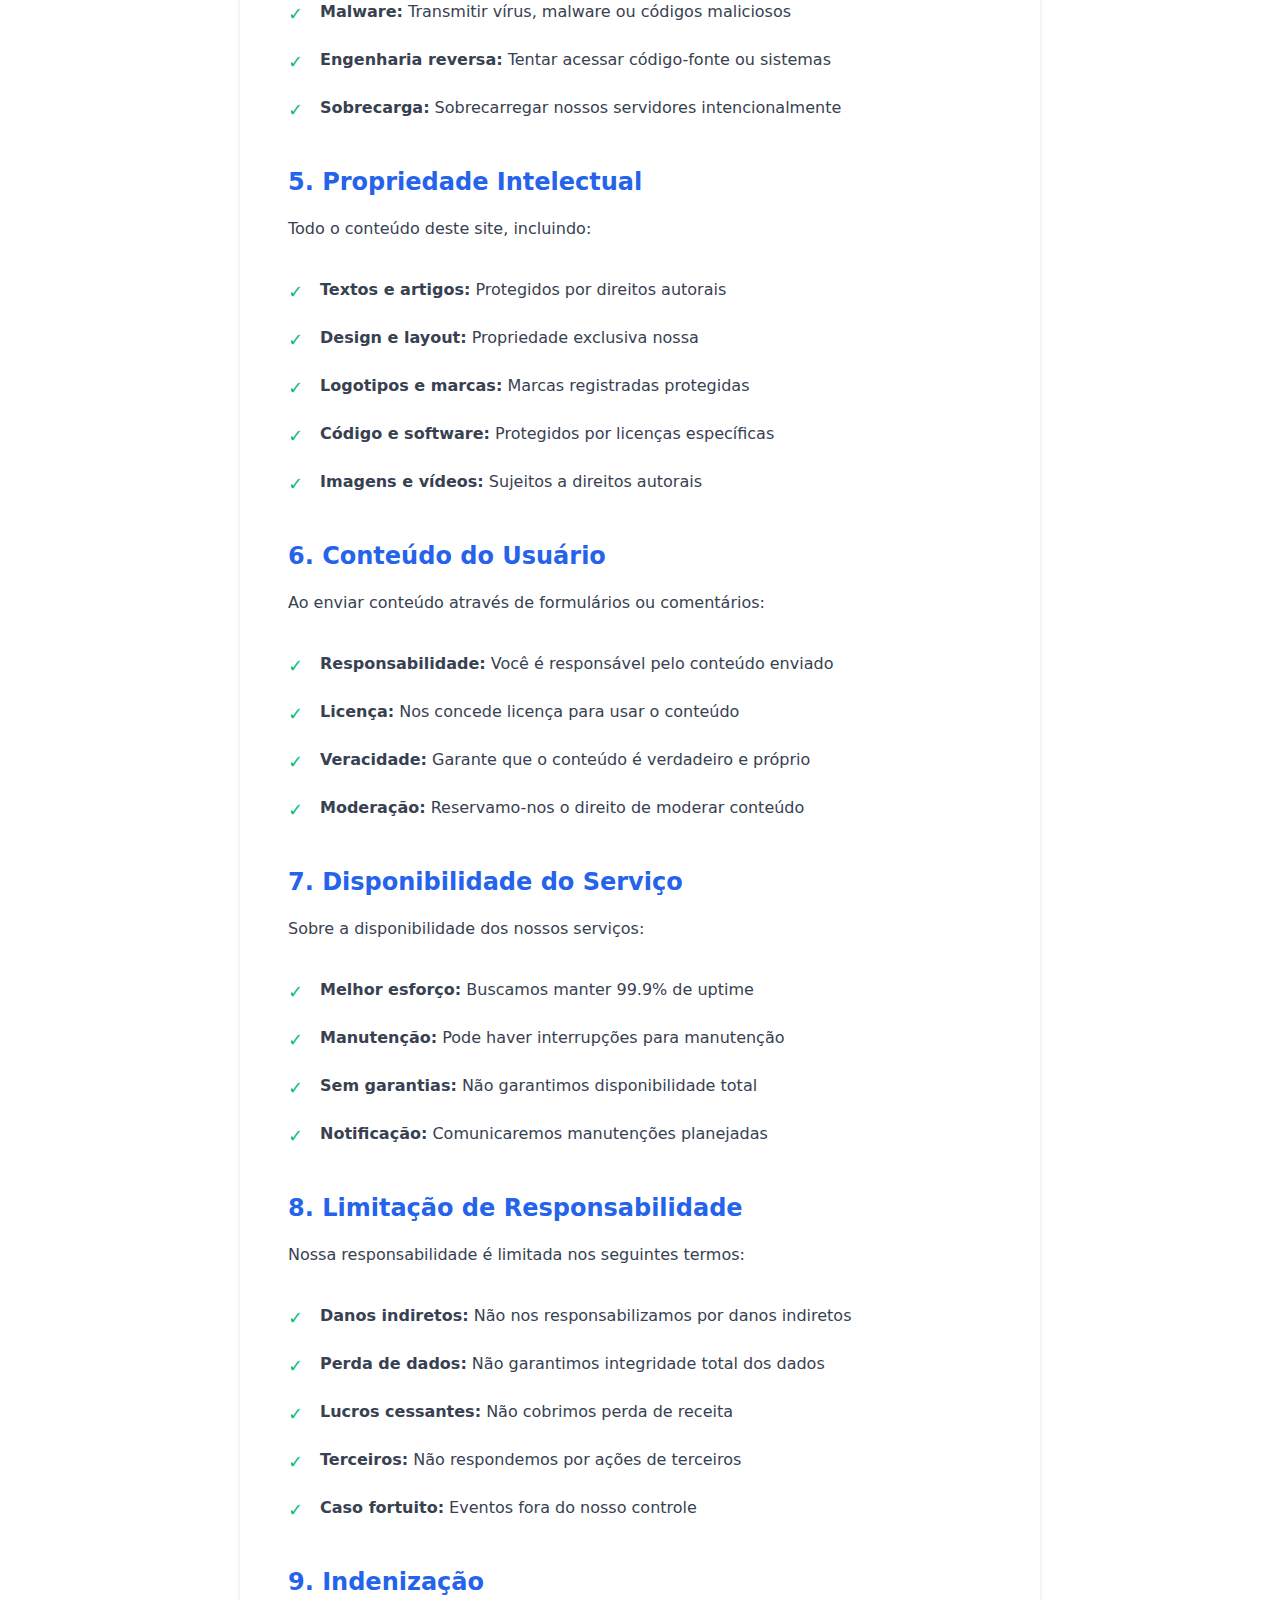
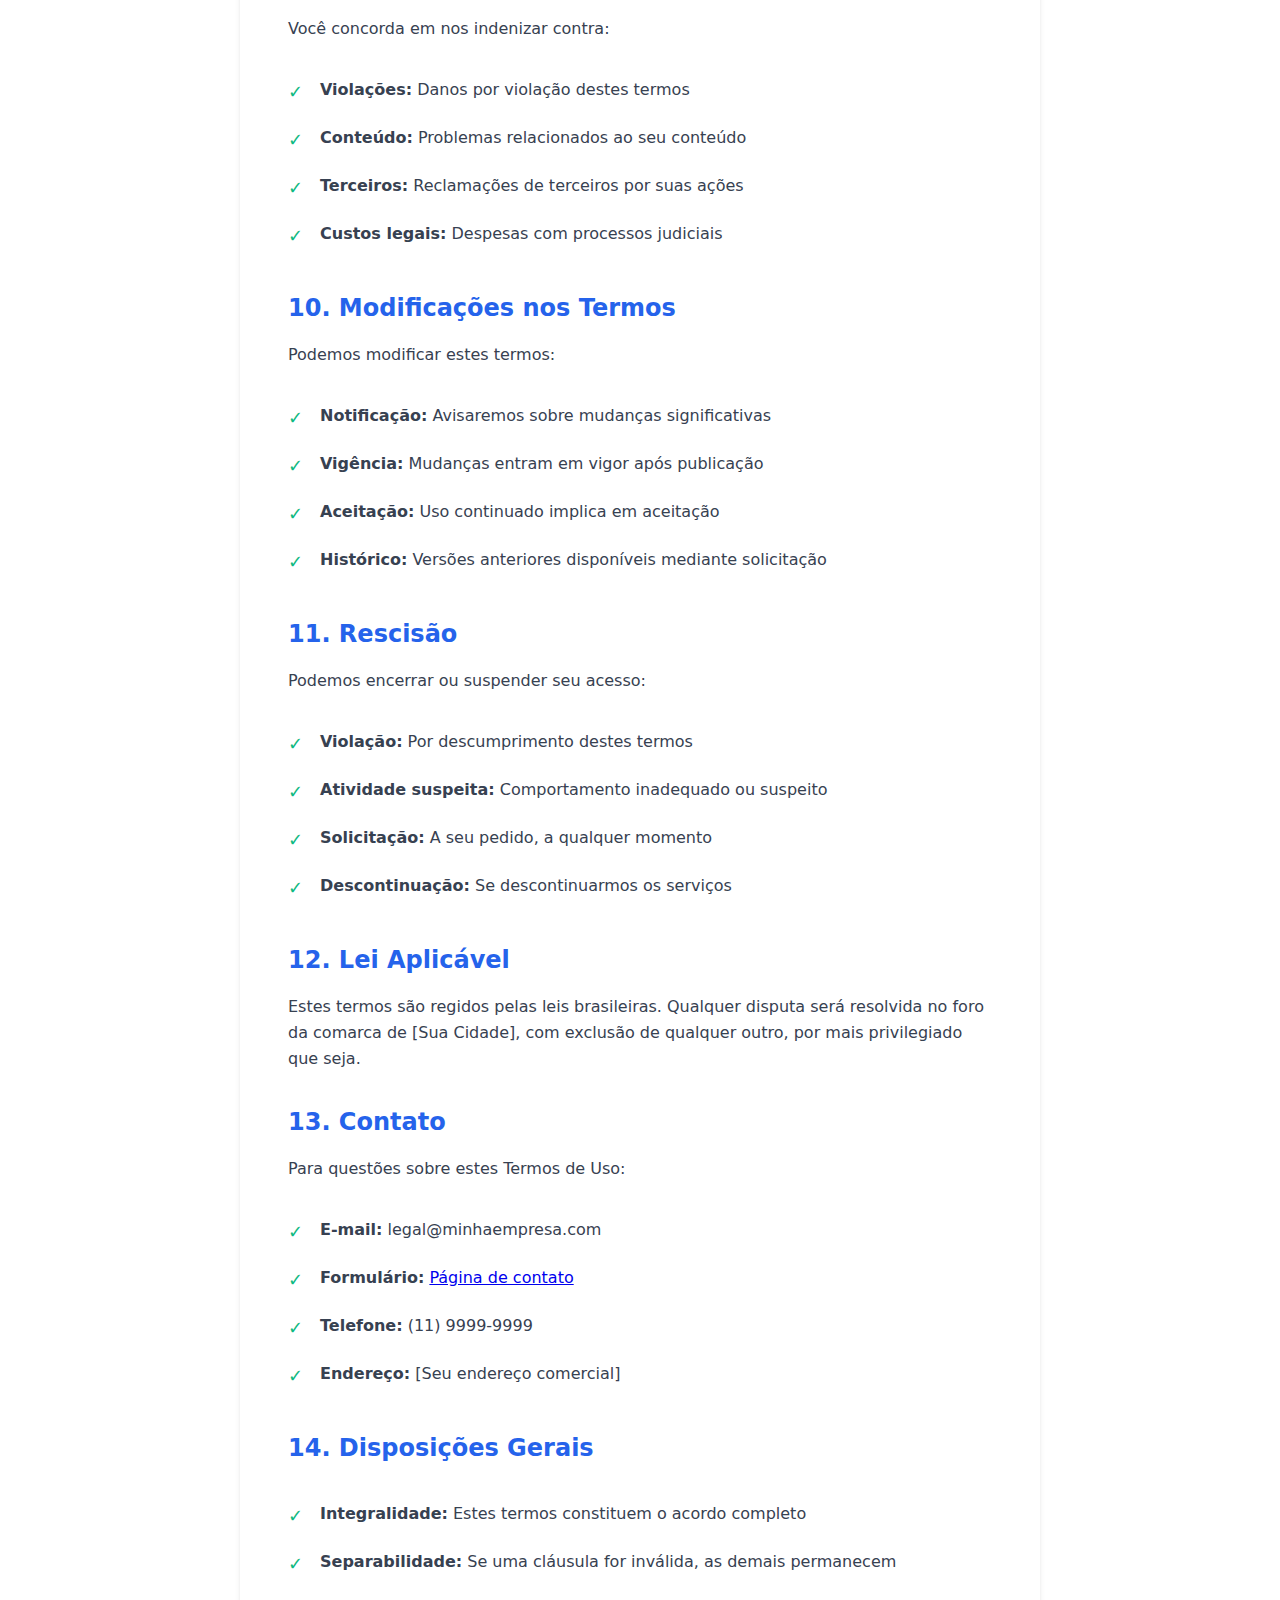
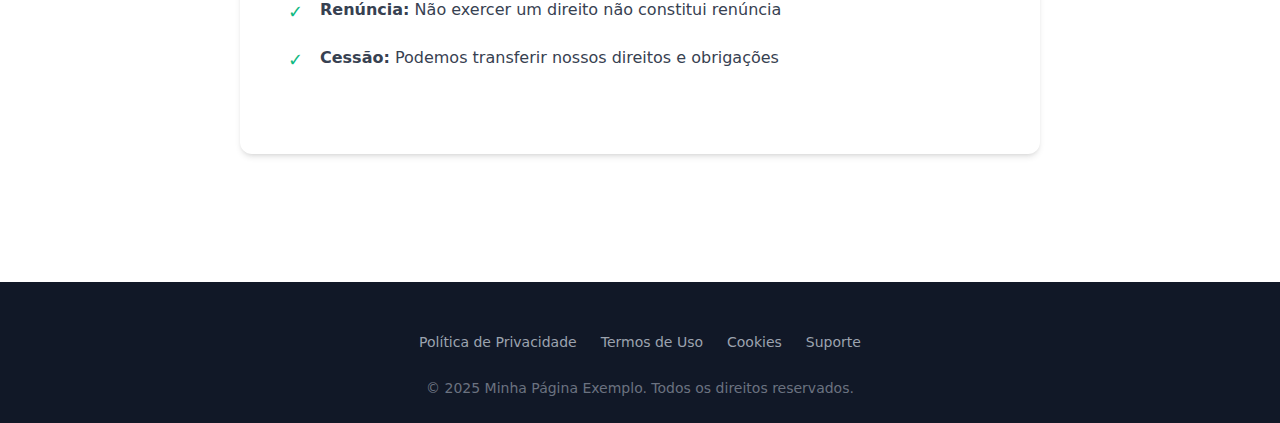
<file: src/pages/termos-uso.html>
<!DOCTYPE html>
<html lang="pt-BR">

<head>
    <meta charset="UTF-8">
    <meta name="viewport" content="width=device-width, initial-scale=1.0">
    <meta name="description"
        content="Termos de Uso - Condições e diretrizes para utilização dos nossos serviços e plataforma.">
    <title>Termos de Uso - Minha Página Exemplo</title>
    <link rel="stylesheet" href="../assets/css/main.css">
</head>

<body>
    <header class="site-header" role="banner">
        <div class="container">
            <div class="header-content">
                <h1 class="site-title">Termos de Uso</h1>
                <nav class="main-nav" role="navigation" aria-label="Navegação principal">
                    <ul>
                        <li><a href="../../index.html">Início</a></li>
                        <li><a href="sobre.html">Sobre</a></li>
                        <li><a href="contato.html">Contato</a></li>
                    </ul>
                </nav>
            </div>
        </div>
    </header>

    <main role="main">
        <section class="hero-banner" aria-labelledby="terms-hero-title">
            <div class="container">
                <div class="hero-content">
                    <h2 id="terms-hero-title">Termos e Condições de Uso</h2>
                    <p>Diretrizes claras para o uso responsável de nossa plataforma e serviços digitais.</p>
                </div>
            </div>
        </section>

        <section class="cards-section">
            <div class="container">
                <article class="about-content">
                    <p class="text-center"><small><strong>Última atualização:</strong> 19 de setembro de 2025</small>
                    </p>

                    <h3>1. Aceitação dos Termos</h3>
                    <p>Ao acessar e usar este site, você concorda em cumprir estes Termos de Uso e todas as leis e
                        regulamentos aplicáveis. Se você não concordar com algum destes termos, está proibido de usar ou
                        acessar este site.</p>

                    <h3>2. Definições</h3>
                    <ul class="values-list">
                        <li><strong>"Nós", "Nosso":</strong> Refere-se à Minha Página Exemplo</li>
                        <li><strong>"Você", "Usuário":</strong> Refere-se à pessoa que acessa nosso site</li>
                        <li><strong>"Serviços":</strong> Todos os serviços oferecidos através do site</li>
                        <li><strong>"Conteúdo":</strong> Textos, imagens, vídeos e outros materiais no site</li>
                    </ul>

                    <h3>3. Uso Permitido</h3>
                    <p>Você pode usar nosso site para:</p>
                    <ul class="values-list">
                        <li><strong>Navegação:</strong> Visualizar e navegar pelo conteúdo público</li>
                        <li><strong>Contato:</strong> Entrar em contato através dos formulários</li>
                        <li><strong>Informação:</strong> Obter informações sobre nossos serviços</li>
                        <li><strong>Compartilhamento:</strong> Compartilhar links para o conteúdo</li>
                    </ul>

                    <h3>4. Uso Proibido</h3>
                    <p>É expressamente proibido:</p>
                    <ul class="values-list">
                        <li><strong>Atividades ilegais:</strong> Usar o site para fins ilegais ou não autorizados</li>
                        <li><strong>Violação de direitos:</strong> Infringir propriedade intelectual de terceiros</li>
                        <li><strong>Spam e abuso:</strong> Enviar comunicações não solicitadas</li>
                        <li><strong>Malware:</strong> Transmitir vírus, malware ou códigos maliciosos</li>
                        <li><strong>Engenharia reversa:</strong> Tentar acessar código-fonte ou sistemas</li>
                        <li><strong>Sobrecarga:</strong> Sobrecarregar nossos servidores intencionalmente</li>
                    </ul>

                    <h3>5. Propriedade Intelectual</h3>
                    <p>Todo o conteúdo deste site, incluindo:</p>
                    <ul class="values-list">
                        <li><strong>Textos e artigos:</strong> Protegidos por direitos autorais</li>
                        <li><strong>Design e layout:</strong> Propriedade exclusiva nossa</li>
                        <li><strong>Logotipos e marcas:</strong> Marcas registradas protegidas</li>
                        <li><strong>Código e software:</strong> Protegidos por licenças específicas</li>
                        <li><strong>Imagens e vídeos:</strong> Sujeitos a direitos autorais</li>
                    </ul>

                    <h3>6. Conteúdo do Usuário</h3>
                    <p>Ao enviar conteúdo através de formulários ou comentários:</p>
                    <ul class="values-list">
                        <li><strong>Responsabilidade:</strong> Você é responsável pelo conteúdo enviado</li>
                        <li><strong>Licença:</strong> Nos concede licença para usar o conteúdo</li>
                        <li><strong>Veracidade:</strong> Garante que o conteúdo é verdadeiro e próprio</li>
                        <li><strong>Moderação:</strong> Reservamo-nos o direito de moderar conteúdo</li>
                    </ul>

                    <h3>7. Disponibilidade do Serviço</h3>
                    <p>Sobre a disponibilidade dos nossos serviços:</p>
                    <ul class="values-list">
                        <li><strong>Melhor esforço:</strong> Buscamos manter 99.9% de uptime</li>
                        <li><strong>Manutenção:</strong> Pode haver interrupções para manutenção</li>
                        <li><strong>Sem garantias:</strong> Não garantimos disponibilidade total</li>
                        <li><strong>Notificação:</strong> Comunicaremos manutenções planejadas</li>
                    </ul>

                    <h3>8. Limitação de Responsabilidade</h3>
                    <p>Nossa responsabilidade é limitada nos seguintes termos:</p>
                    <ul class="values-list">
                        <li><strong>Danos indiretos:</strong> Não nos responsabilizamos por danos indiretos</li>
                        <li><strong>Perda de dados:</strong> Não garantimos integridade total dos dados</li>
                        <li><strong>Lucros cessantes:</strong> Não cobrimos perda de receita</li>
                        <li><strong>Terceiros:</strong> Não respondemos por ações de terceiros</li>
                        <li><strong>Caso fortuito:</strong> Eventos fora do nosso controle</li>
                    </ul>

                    <h3>9. Indenização</h3>
                    <p>Você concorda em nos indenizar contra:</p>
                    <ul class="values-list">
                        <li><strong>Violações:</strong> Danos por violação destes termos</li>
                        <li><strong>Conteúdo:</strong> Problemas relacionados ao seu conteúdo</li>
                        <li><strong>Terceiros:</strong> Reclamações de terceiros por suas ações</li>
                        <li><strong>Custos legais:</strong> Despesas com processos judiciais</li>
                    </ul>

                    <h3>10. Modificações nos Termos</h3>
                    <p>Podemos modificar estes termos:</p>
                    <ul class="values-list">
                        <li><strong>Notificação:</strong> Avisaremos sobre mudanças significativas</li>
                        <li><strong>Vigência:</strong> Mudanças entram em vigor após publicação</li>
                        <li><strong>Aceitação:</strong> Uso continuado implica em aceitação</li>
                        <li><strong>Histórico:</strong> Versões anteriores disponíveis mediante solicitação</li>
                    </ul>

                    <h3>11. Rescisão</h3>
                    <p>Podemos encerrar ou suspender seu acesso:</p>
                    <ul class="values-list">
                        <li><strong>Violação:</strong> Por descumprimento destes termos</li>
                        <li><strong>Atividade suspeita:</strong> Comportamento inadequado ou suspeito</li>
                        <li><strong>Solicitação:</strong> A seu pedido, a qualquer momento</li>
                        <li><strong>Descontinuação:</strong> Se descontinuarmos os serviços</li>
                    </ul>

                    <h3>12. Lei Aplicável</h3>
                    <p>Estes termos são regidos pelas leis brasileiras. Qualquer disputa será resolvida no foro da
                        comarca de [Sua Cidade], com exclusão de qualquer outro, por mais privilegiado que seja.</p>

                    <h3>13. Contato</h3>
                    <p>Para questões sobre estes Termos de Uso:</p>
                    <ul class="values-list">
                        <li><strong>E-mail:</strong> legal@minhaempresa.com</li>
                        <li><strong>Formulário:</strong> <a href="contato.html">Página de contato</a></li>
                        <li><strong>Telefone:</strong> (11) 9999-9999</li>
                        <li><strong>Endereço:</strong> [Seu endereço comercial]</li>
                    </ul>

                    <h3>14. Disposições Gerais</h3>
                    <ul class="values-list">
                        <li><strong>Integralidade:</strong> Estes termos constituem o acordo completo</li>
                        <li><strong>Separabilidade:</strong> Se uma cláusula for inválida, as demais permanecem</li>
                        <li><strong>Renúncia:</strong> Não exercer um direito não constitui renúncia</li>
                        <li><strong>Cessão:</strong> Podemos transferir nossos direitos e obrigações</li>
                    </ul>
                </article>
            </div>
        </section>
    </main>

    <footer class="site-footer" role="contentinfo">
        <div class="container">
            <div class="footer-content">
                <nav class="footer-nav" aria-label="Navegação do rodapé">
                    <ul>
                        <li><a href="politica-privacidade.html" rel="noopener">Política de Privacidade</a></li>
                        <li><a href="termos-uso.html" aria-current="page">Termos de Uso</a></li>
                        <li><a href="cookies.html" rel="noopener">Cookies</a></li>
                        <li><a href="suporte.html" rel="noopener">Suporte</a></li>
                    </ul>
                </nav>
                <p class="copyright">&copy; 2025 Minha Página Exemplo. Todos os direitos reservados.</p>
            </div>
        </div>
    </footer>
</body>

</html>
</file>
<file: src/assets/css/main.css>
/* ===============================================
   MAIN STYLESHEET - IMPORTS ALL COMPONENTS
=============================================== */

/* CSS Variables - Design Tokens */
@import url('variables.css');

/* Base Styles - Reset, typography, global styles */
@import url('base.css');

/* Utility Classes - Helper classes */
@import url('utilities.css');

/* Layout Components - Container, grid, positioning */
@import url('layout.css');

/* UI Components - Header, cards, buttons, footer */
@import url('components.css');

/* Page-specific styles - About, contact, etc. */
@import url('pages.css');

/* Responsive Design - Media queries and breakpoints */
@import url('responsive.css');
</file>
<file: assets/css/style.css>
@import url('https://fonts.googleapis.com/css2?family=Inter:wght@300;400;500;600;700&display=swap');

/* ===============================================
   RESET E CONFIGURAÇÕES GLOBAIS
=============================================== */
*,
*::before,
*::after {
    box-sizing: border-box;
}

* {
    margin: 0;
    padding: 0;
}

/* ===============================================
   VARIÁVEIS CSS (DESIGN SYSTEM)
=============================================== */
:root {
    /* Cores Primárias */
    --primary-50: #eff6ff;
    --primary-100: #dbeafe;
    --primary-200: #bfdbfe;
    --primary-300: #93c5fd;
    --primary-400: #60a5fa;
    --primary-500: #3b82f6;
    --primary-600: #2563eb;
    --primary-700: #1d4ed8;
    --primary-800: #1e40af;
    --primary-900: #1e3a8a;

    /* Cores Neutras */
    --gray-50: #f9fafb;
    --gray-100: #f3f4f6;
    --gray-200: #e5e7eb;
    --gray-300: #d1d5db;
    --gray-400: #9ca3af;
    --gray-500: #6b7280;
    --gray-600: #4b5563;
    --gray-700: #374151;
    --gray-800: #1f2937;
    --gray-900: #111827;

    /* Cores de Status */
    --success: #10b981;
    --warning: #f59e0b;
    --error: #ef4444;

    /* Tipografia */
    --font-family: 'Inter', -apple-system, BlinkMacSystemFont, 'Segoe UI', system-ui, sans-serif;
    --font-size-xs: 0.75rem;
    --font-size-sm: 0.875rem;
    --font-size-base: 1rem;
    --font-size-lg: 1.125rem;
    --font-size-xl: 1.25rem;
    --font-size-2xl: 1.5rem;
    --font-size-3xl: 1.875rem;
    --font-size-4xl: 2.25rem;

    --font-weight-light: 300;
    --font-weight-normal: 400;
    --font-weight-medium: 500;
    --font-weight-semibold: 600;
    --font-weight-bold: 700;

    --line-height-tight: 1.25;
    --line-height-normal: 1.5;
    --line-height-relaxed: 1.625;

    /* Espaçamento */
    --space-1: 0.25rem;
    --space-2: 0.5rem;
    --space-3: 0.75rem;
    --space-4: 1rem;
    --space-5: 1.25rem;
    --space-6: 1.5rem;
    --space-8: 2rem;
    --space-10: 2.5rem;
    --space-12: 3rem;
    --space-16: 4rem;
    --space-20: 5rem;

    /* Border Radius */
    --radius-sm: 0.375rem;
    --radius-md: 0.5rem;
    --radius-lg: 0.75rem;
    --radius-xl: 1rem;

    /* Sombras */
    --shadow-sm: 0 1px 2px 0 rgb(0 0 0 / 0.05);
    --shadow-md: 0 4px 6px -1px rgb(0 0 0 / 0.1), 0 2px 4px -2px rgb(0 0 0 / 0.1);
    --shadow-lg: 0 10px 15px -3px rgb(0 0 0 / 0.1), 0 4px 6px -4px rgb(0 0 0 / 0.1);
    --shadow-xl: 0 20px 25px -5px rgb(0 0 0 / 0.1), 0 8px 10px -6px rgb(0 0 0 / 0.1);

    /* Transições */
    --transition-fast: 150ms ease-in-out;
    --transition-normal: 300ms ease-in-out;
    --transition-slow: 500ms ease-in-out;

    /* Breakpoints para Media Queries */
    --breakpoint-sm: 640px;
    --breakpoint-md: 768px;
    --breakpoint-lg: 1024px;
    --breakpoint-xl: 1280px;
}

/* ===============================================
   BASE STYLES
=============================================== */
html {
    scroll-behavior: smooth;
}

body {
    font-family: var(--font-family);
    font-size: var(--font-size-base);
    line-height: var(--line-height-normal);
    color: var(--gray-800);
    background-color: var(--gray-50);
    -webkit-font-smoothing: antialiased;
    -moz-osx-font-smoothing: grayscale;
    min-height: 100vh;
    display: flex;
    flex-direction: column;
}

/* ===============================================
   LAYOUT COMPONENTS
=============================================== */
.container {
    width: 100%;
    max-width: 1280px;
    margin: 0 auto;
    padding: 0 var(--space-4);
}

@media (min-width: 640px) {
    .container {
        padding: 0 var(--space-6);
    }
}

@media (min-width: 1024px) {
    .container {
        padding: 0 var(--space-8);
    }
}

/* ===============================================
   HEADER
=============================================== */
.site-header {
    background: linear-gradient(135deg, var(--primary-700) 0%, var(--primary-600) 100%);
    color: white;
    padding: var(--space-6) 0;
    position: relative;
    overflow: hidden;
}

.site-header::before {
    content: '';
    position: absolute;
    top: 0;
    left: 0;
    right: 0;
    bottom: 0;
    background: url("data:image/svg+xml,%3Csvg width='60' height='60' viewBox='0 0 60 60' xmlns='http://www.w3.org/2000/svg'%3E%3Cg fill='none' fill-rule='evenodd'%3E%3Cg fill='%23ffffff' fill-opacity='0.03'%3E%3Ccircle cx='30' cy='30' r='2'/%3E%3C/g%3E%3C/g%3E%3C/svg%3E") repeat;
    pointer-events: none;
}

.header-content {
    display: flex;
    align-items: center;
    justify-content: space-between;
    position: relative;
    z-index: 1;
}

.site-title {
    font-size: var(--font-size-3xl);
    font-weight: var(--font-weight-bold);
    letter-spacing: -0.025em;
    margin: 0;
}

.main-nav ul {
    list-style: none;
    display: flex;
    gap: var(--space-8);
    margin: 0;
    padding: 0;
}

.main-nav a {
    color: white;
    text-decoration: none;
    font-weight: var(--font-weight-medium);
    font-size: var(--font-size-base);
    padding: var(--space-2) var(--space-3);
    border-radius: var(--radius-md);
    transition: all var(--transition-fast);
    position: relative;
}

.main-nav a::after {
    content: '';
    position: absolute;
    bottom: -2px;
    left: 50%;
    width: 0;
    height: 2px;
    background: white;
    transition: all var(--transition-fast);
    transform: translateX(-50%);
}

.main-nav a:hover::after,
.main-nav a.active::after {
    width: 100%;
}

.main-nav a:hover {
    background: rgba(255, 255, 255, 0.1);
}

/* ===============================================
   BANNER/HERO SECTION
=============================================== */
.hero-banner {
    background: linear-gradient(135deg, var(--primary-600) 0%, var(--primary-500) 100%);
    color: white;
    padding: var(--space-20) 0;
    text-align: center;
    position: relative;
}

.hero-content h2 {
    font-size: var(--font-size-4xl);
    font-weight: var(--font-weight-bold);
    margin-bottom: var(--space-6);
    line-height: var(--line-height-tight);
}

.hero-content p {
    font-size: var(--font-size-xl);
    font-weight: var(--font-weight-light);
    margin: 0;
    opacity: 0.95;
}

/* ===============================================
   QUOTE SECTION
=============================================== */
.quote-section {
    background: var(--primary-50);
    padding: var(--space-16) 0;
    text-align: center;
}

.quote-content {
    max-width: 800px;
    margin: 0 auto;
}

.quote-content blockquote {
    font-size: var(--font-size-2xl);
    font-style: italic;
    color: var(--gray-700);
    margin: 0;
    line-height: var(--line-height-relaxed);
    position: relative;
}

.quote-content blockquote::before {
    content: '"';
    font-size: 4rem;
    color: var(--primary-300);
    position: absolute;
    top: -1rem;
    left: -2rem;
    font-family: serif;
}

.quote-author {
    display: block;
    margin-top: var(--space-6);
    font-size: var(--font-size-base);
    color: var(--primary-600);
    font-style: normal;
    font-weight: var(--font-weight-medium);
}

/* ===============================================
   CARDS SECTION
=============================================== */
.cards-section {
    padding: var(--space-20) 0;
    background: white;
    flex: 1;
}

.cards-grid {
    display: grid;
    grid-template-columns: repeat(auto-fit, minmax(280px, 1fr));
    gap: var(--space-6);
    margin-bottom: var(--space-12);
}

.card {
    background: white;
    border-radius: var(--radius-lg);
    box-shadow: var(--shadow-md);
    padding: var(--space-6);
    transition: all var(--transition-normal);
    border: 1px solid var(--gray-200);
    position: relative;
    overflow: hidden;
}

.card::before {
    content: '';
    position: absolute;
    top: 0;
    left: 0;
    width: 100%;
    height: 4px;
    background: linear-gradient(90deg, var(--primary-500), var(--primary-400));
}

.card:hover {
    transform: translateY(-4px);
    box-shadow: var(--shadow-xl);
    border-color: var(--primary-200);
}

.card-image {
    width: 100%;
    height: 200px;
    object-fit: cover;
    border-radius: var(--radius-md);
    margin-bottom: var(--space-4);
}

.card h3 {
    font-size: var(--font-size-xl);
    font-weight: var(--font-weight-semibold);
    color: var(--gray-800);
    margin-bottom: var(--space-3);
}

.card p {
    color: var(--gray-600);
    line-height: var(--line-height-relaxed);
    margin: 0;
}

/* Featured Card */
.featured-card {
    grid-column: 1 / -1;
    background: linear-gradient(135deg, var(--primary-600) 0%, var(--primary-500) 100%);
    color: white;
    padding: var(--space-12);
    text-align: center;
    position: relative;
    overflow: hidden;
}

.featured-card::before {
    content: '';
    position: absolute;
    top: -50%;
    right: -50%;
    width: 200%;
    height: 200%;
    background: radial-gradient(circle, rgba(255, 255, 255, 0.1) 0%, transparent 70%);
    animation: float 6s ease-in-out infinite;
}

@keyframes float {

    0%,
    100% {
        transform: translateY(0px) rotate(0deg);
    }

    50% {
        transform: translateY(-20px) rotate(180deg);
    }
}

.featured-card h2 {
    font-size: var(--font-size-3xl);
    font-weight: var(--font-weight-bold);
    margin-bottom: var(--space-4);
}

.featured-card p {
    font-size: var(--font-size-lg);
    margin: 0;
    opacity: 0.95;
}

/* ===============================================
   ABOUT PAGE STYLES
=============================================== */
.about-content {
    background: white;
    border-radius: var(--radius-lg);
    box-shadow: var(--shadow-md);
    padding: var(--space-12);
    margin: var(--space-12) auto;
    max-width: 800px;
}

.about-content h3 {
    color: var(--primary-600);
    font-size: var(--font-size-2xl);
    font-weight: var(--font-weight-semibold);
    margin-top: var(--space-8);
    margin-bottom: var(--space-4);
}

.about-content h3:first-of-type {
    margin-top: 0;
}

.about-content p {
    color: var(--gray-700);
    line-height: var(--line-height-relaxed);
    margin-bottom: var(--space-4);
}

.values-list {
    list-style: none;
    padding: 0;
    margin: var(--space-6) 0;
}

.values-list li {
    padding: var(--space-3) 0;
    color: var(--gray-700);
    position: relative;
    padding-left: var(--space-8);
}

.values-list li::before {
    content: '✓';
    position: absolute;
    left: 0;
    color: var(--success);
    font-weight: var(--font-weight-bold);
    font-size: var(--font-size-lg);
}

/* ===============================================
   CONTACT PAGE STYLES
=============================================== */
.contact-form-container {
    background: white;
    border-radius: var(--radius-lg);
    box-shadow: var(--shadow-md);
    padding: var(--space-12);
    margin: var(--space-12) auto;
    max-width: 600px;
}

.contact-form {
    display: flex;
    flex-direction: column;
    gap: var(--space-6);
}

.form-group {
    display: flex;
    flex-direction: column;
}

.form-group label {
    color: var(--gray-700);
    font-weight: var(--font-weight-medium);
    margin-bottom: var(--space-2);
    font-size: var(--font-size-sm);
    text-transform: uppercase;
    letter-spacing: 0.05em;
}

.form-group input,
.form-group textarea,
.form-group select {
    padding: var(--space-3) var(--space-4);
    border: 2px solid var(--gray-200);
    border-radius: var(--radius-md);
    font-size: var(--font-size-base);
    font-family: inherit;
    transition: all var(--transition-fast);
    background: var(--gray-50);
}

.form-group input:focus,
.form-group textarea:focus,
.form-group select:focus {
    outline: none;
    border-color: var(--primary-500);
    background: white;
    box-shadow: 0 0 0 3px rgba(59, 130, 246, 0.1);
}

.form-group textarea {
    resize: vertical;
    min-height: 120px;
}

.submit-button {
    background: linear-gradient(135deg, var(--primary-600) 0%, var(--primary-500) 100%);
    color: white;
    border: none;
    border-radius: var(--radius-md);
    padding: var(--space-4) var(--space-8);
    font-size: var(--font-size-base);
    font-weight: var(--font-weight-semibold);
    cursor: pointer;
    transition: all var(--transition-fast);
    text-transform: uppercase;
    letter-spacing: 0.05em;
}

.submit-button:hover {
    transform: translateY(-2px);
    box-shadow: var(--shadow-lg);
}

.submit-button:active {
    transform: translateY(0);
}

/* ===============================================
   FOOTER
=============================================== */
.site-footer {
    background: var(--gray-900);
    color: var(--gray-300);
    padding: var(--space-12) 0 var(--space-6) 0;
    margin-top: auto;
}

.footer-content {
    display: flex;
    flex-direction: column;
    align-items: center;
    gap: var(--space-6);
    text-align: center;
}

.footer-nav ul {
    list-style: none;
    display: flex;
    gap: var(--space-6);
    margin: 0;
    padding: 0;
}

.footer-nav a {
    color: var(--gray-400);
    text-decoration: none;
    font-size: var(--font-size-sm);
    transition: color var(--transition-fast);
}

.footer-nav a:hover {
    color: white;
}

.copyright {
    font-size: var(--font-size-sm);
    color: var(--gray-500);
    margin: 0;
}

/* ===============================================
   RESPONSIVE DESIGN
=============================================== */
@media (max-width: 768px) {
    .header-content {
        flex-direction: column;
        gap: var(--space-4);
        text-align: center;
    }

    .main-nav ul {
        flex-wrap: wrap;
        justify-content: center;
        gap: var(--space-4);
    }

    .hero-content h2 {
        font-size: var(--font-size-3xl);
    }

    .hero-banner {
        padding: var(--space-12) 0;
    }

    .quote-content blockquote {
        font-size: var(--font-size-xl);
    }

    .quote-content blockquote::before {
        display: none;
    }

    .cards-grid {
        grid-template-columns: 1fr;
    }

    .about-content,
    .contact-form-container {
        margin: var(--space-6) auto;
        padding: var(--space-6);
    }

    .footer-nav ul {
        flex-direction: column;
        gap: var(--space-3);
    }
}

@media (max-width: 480px) {
    .site-title {
        font-size: var(--font-size-2xl);
    }

    .hero-content h2 {
        font-size: var(--font-size-2xl);
    }

    .hero-content p {
        font-size: var(--font-size-lg);
    }

    .container {
        padding: 0 var(--space-3);
    }
}

/* ===============================================
   UTILITIES
=============================================== */
.visually-hidden {
    position: absolute;
    width: 1px;
    height: 1px;
    padding: 0;
    margin: -1px;
    overflow: hidden;
    clip: rect(0, 0, 0, 0);
    white-space: nowrap;
    border: 0;
}

.text-center {
    text-align: center;
}

.sr-only {
    position: absolute;
    width: 1px;
    height: 1px;
    padding: 0;
    margin: -1px;
    overflow: hidden;
    clip: rect(0, 0, 0, 0);
    white-space: nowrap;
    border: 0;
}
</file>
